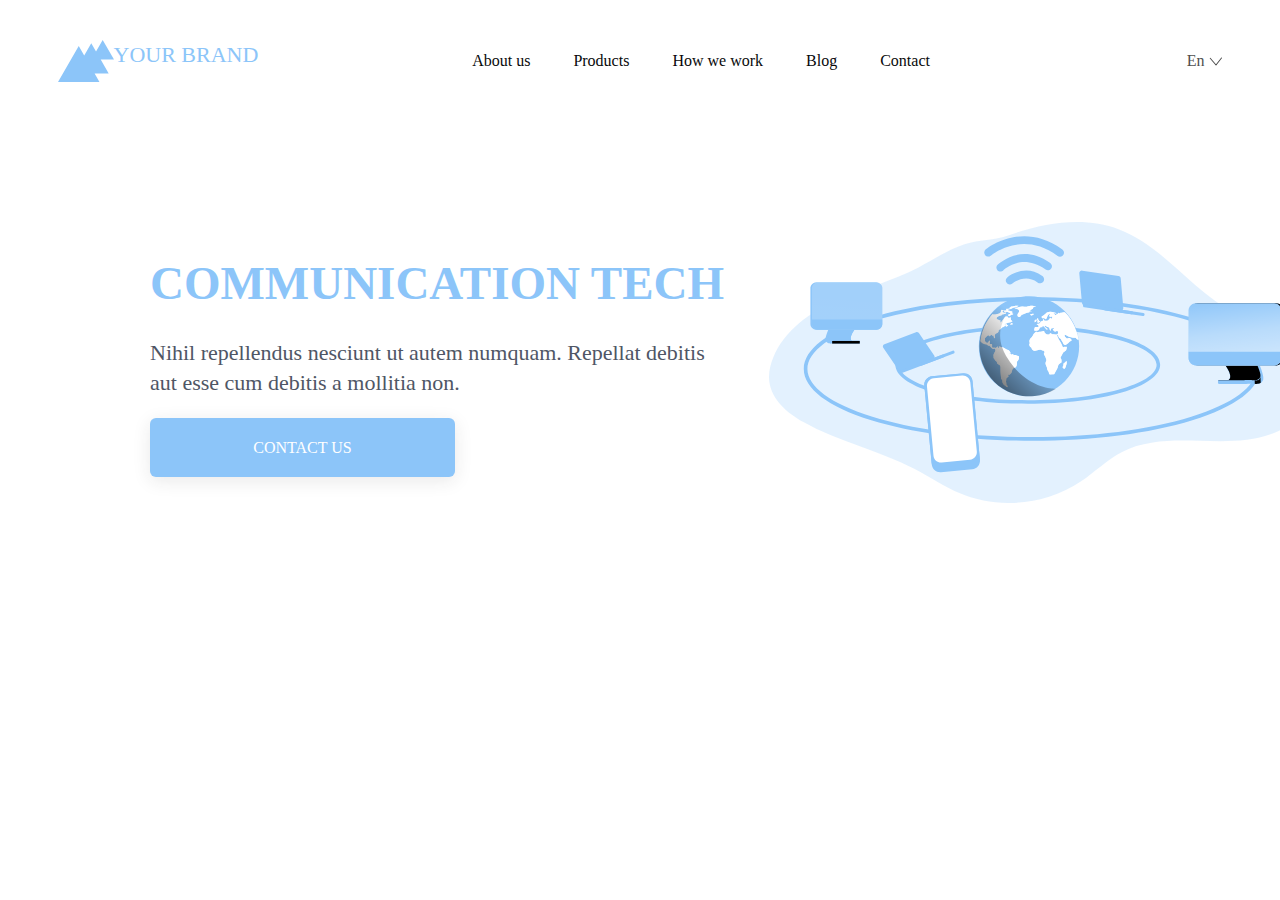
<file: hm/index.html>
<!DOCTYPE html>
<html lang="en">

<head>
    <meta charset="UTF-8">
    <meta http-equiv="X-UA-Compatible" content="IE=edge">
    <meta name="viewport" content="width=device-width, initial-scale=1.0">
    <title>YOUR BRAND</title>
    <link rel="stylesheet" href="./css/reset.css">
    <link rel="stylesheet" href="./css/style.css">
</head>

<body>
    <header class="navigation conteiner">
        <figure class="navigation-logo">
            <svg width="100%" height="100%" viewBox="0 0 56 42" fill="none" xmlns="http://www.w3.org/2000/svg"
                class="navigation-logo-art">
                <path fill-rule="evenodd" clip-rule="evenodd"
                    d="M56 19.5938L44.6875 0L38.03 11.5312L33.2578 3.26563L26.2131 15.4674L20.7396 5.98699L0 41.909H41.4791L36.6085 33.4727H50.6979L42.6849 19.5938H56Z"
                    fill="#8CC5F9" />
            </svg>
            <p class="navigation-logo-text">YOUR BRAND</p>
        </figure>
        <menu class="navigation-menu ">
            <li class="navigation-menu-item">
                <a href="#" class="navigation-menu-link">About us</a>
            </li>
            <li class="navigation-menu-item">
                <a href="#" class="navigation-menu-link">Products</a>
            </li>
            <li class="navigation-menu-item">
                <a href="#" class="navigation-menu-link">How we work</a>
            </li>
            <li class="navigation-menu-item">
                <a href="#" class="navigation-menu-link">Blog </a>
            </li>
            <li class="navigation-menu-item">
                <a href="#" class="navigation-menu-link">Contact</a>
            </li>
        </menu>
        <div class="navigation-lg">
            <p class="navigation-lg-text">En </p>
            <svg width="13" height="9" viewBox="0 0 13 9" fill="none" xmlns="http://www.w3.org/2000/svg"
                class="navigation-lg-menu">
                <path
                    d="M7 8L6.62037 8.3254C6.71779 8.43905 6.86101 8.50308 7.01066 8.49989C7.16032 8.49669 7.30068 8.42662 7.39316 8.30891L7 8ZM12.8932 1.30891C13.0638 1.09177 13.026 0.777448 12.8089 0.606841C12.5918 0.436234 12.2774 0.473953 12.1068 0.691089L12.8932 1.30891ZM0.620372 1.3254L6.62037 8.3254L7.37963 7.6746L1.37963 0.674604L0.620372 1.3254ZM7.39316 8.30891L12.8932 1.30891L12.1068 0.691089L6.60684 7.69109L7.39316 8.30891Z"
                    fill="#4F4F4F" />
            </svg>
        </div>
    </header>
    <section class="hero-bg">
        <div class="hero conteiner">
            <div class="hero__content">
                <h1 class="hero__title">COMMUNICATION TECH</h1>
                <p class="hero__text">Nihil repellendus nesciunt ut autem numquam. Repellat debitis aut esse cum debitis
                    a mollitia non. </p>
                <a href="#" class="hero__btn hero__btn-text">Contact us</a>
            </div>
            <svg width="100%" height="100%" viewBox="0 0 546 281" fill="none" xmlns="http://www.w3.org/2000/svg"
                class="hero-img">
                <g clip-path="url(#clip0_1094_1396)">
                    <path opacity="0.24"
                        d="M149.046 45.6807C123.099 59.1294 94.3714 66.369 67.6805 78.2914C40.9897 90.2139 15.1999 108.541 4.15269 135.686C1.09709 143.135 -0.731052 151.339 0.274424 159.388C2.5596 177.65 18.4122 190.981 34.3953 200.047C69.2867 219.861 109.623 228.262 145.22 246.798C160.563 254.794 174.979 264.642 190.923 271.334C229.81 287.652 276.807 283.074 311.763 259.451C325.84 249.954 338.036 237.653 353.118 229.879C376.623 217.761 404.398 217.983 430.867 218.765C457.335 219.548 484.94 220.396 508.98 209.295C533.02 198.195 551.903 171.023 544.237 145.691C539.458 129.855 525.629 118.298 510.926 110.667C496.223 103.036 480.109 98.4448 465.379 90.8792C422.979 69.0691 394.735 24.2751 350.154 7.39575C314.362 -6.24858 275.057 0.964914 239.93 13.1744C225.07 18.3921 210.406 17.4529 195.533 22.1749C178.975 27.4187 164.363 37.6585 149.046 45.6807Z"
                        fill="#8CC5F9" />
                    <path
                        d="M258.773 181.707C184.525 181.707 126.377 164.554 126.377 142.652C126.377 120.751 184.525 103.611 258.773 103.611C333.022 103.611 391.157 120.764 391.157 142.652C391.157 164.541 333.009 181.707 258.773 181.707ZM258.773 107.146C188.925 107.146 129.915 123.412 129.915 142.652C129.915 161.893 188.925 178.172 258.773 178.172C328.621 178.172 387.618 161.906 387.618 142.652C387.618 123.399 328.595 107.146 258.773 107.146Z"
                        fill="#8CC5F9" />
                    <path
                        d="M262.821 218.74C202.218 218.74 145.207 211.435 102.297 198.169C58.7355 184.694 34.7869 166.51 34.7869 146.944C34.7869 127.378 58.7747 109.194 102.337 95.719C145.246 82.466 202.258 75.1482 262.86 75.1482C323.463 75.1482 380.488 82.466 423.384 95.719C466.959 109.194 490.947 127.391 490.947 146.944C490.947 166.497 466.959 184.694 423.384 198.169C380.449 211.435 323.437 218.74 262.821 218.74ZM262.821 78.8267C202.571 78.8267 145.951 86.0793 103.394 99.241C62.1045 111.998 38.417 129.386 38.417 146.944C38.417 164.502 62.1045 181.89 103.394 194.66C145.951 207.822 202.636 215.061 262.821 215.061C323.006 215.061 379.705 207.822 422.261 194.66C463.551 181.89 487.225 164.502 487.225 146.944C487.225 129.386 463.551 111.998 422.261 99.241C379.705 86.1184 323.084 78.8267 262.821 78.8267Z"
                        fill="#8CC5F9" />
                    <path
                        d="M260.588 74.1436C253.934 74.0623 247.33 75.3043 241.161 77.7973C234.992 80.2902 229.381 83.9843 224.654 88.6644C219.928 93.3446 216.182 98.9172 213.632 105.058C211.083 111.199 209.782 117.784 209.806 124.432C209.829 131.08 211.176 137.657 213.768 143.779C216.361 149.902 220.147 155.448 224.906 160.095C229.665 164.742 235.302 168.396 241.488 170.846C247.675 173.295 254.287 174.491 260.941 174.363C274.107 174.11 286.646 168.695 295.851 159.288C305.057 149.88 310.19 137.235 310.144 124.08C310.097 110.925 304.875 98.3158 295.604 88.9734C286.333 79.631 273.756 74.3045 260.588 74.1436ZM268.031 97.219C268.016 97.0794 268.043 96.9383 268.11 96.8146C268.253 96.6059 268.41 96.332 268.619 96.2798C268.828 96.2276 269.05 96.4494 269.337 96.5929C268.802 97.1277 269.037 97.4277 269.494 97.6625C269.604 97.7151 269.699 97.7962 269.768 97.8973C269.888 98.2649 270.055 98.6156 270.264 98.9408C270.575 99.1923 270.923 99.3947 271.296 99.5409C270.994 99.8174 270.671 100.07 270.33 100.297C270 100.498 269.644 100.651 269.272 100.754C268.968 100.787 268.662 100.787 268.358 100.754C268.363 100.698 268.363 100.641 268.358 100.584L268.985 100.193C268.763 99.9191 268.436 99.6844 268.41 99.4235C268.384 99.1626 268.684 98.9017 268.867 98.6017C268.58 98.1321 268.162 97.9234 267.862 98.119C266.974 98.7191 266.908 98.8756 267.313 99.5148C266.739 99.7365 266.177 99.9583 265.589 100.167C265.459 99.5539 266.164 99.0191 265.589 98.4712C265.708 98.2707 265.879 98.1057 266.083 97.9932C266.288 97.8808 266.518 97.8252 266.752 97.8321H267.431C267.796 97.8582 268.084 97.6886 268.031 97.219ZM253.667 84.4486C254.843 84.6182 256.018 84.6965 257.193 84.7878C257.407 84.8287 257.628 84.8156 257.835 84.7495C258.043 84.6834 258.231 84.5666 258.381 84.4095C258.512 84.2399 258.825 84.2138 259.06 84.1747C259.974 84.0312 260.902 83.8616 261.816 83.7703C262.301 83.7053 262.793 83.7053 263.278 83.7703C264.401 83.9399 265.524 84.1617 266.634 84.3704C266.818 84.3946 266.99 84.4717 267.13 84.5921C266.673 84.5921 266.19 84.5921 265.733 84.6965C265.436 84.7179 265.145 84.7885 264.871 84.9052C264.453 85.1139 264.062 85.3356 264.036 85.9618C264.042 86.2669 263.941 86.5646 263.75 86.8029C263.559 87.0413 263.29 87.2052 262.991 87.2662C262.376 87.4881 261.778 87.754 261.202 88.0619C260.902 88.2054 260.902 88.375 261.202 88.5445C261.502 88.7141 262.051 89.0011 262.508 89.275C261.79 89.5489 261.79 89.5489 260.301 88.8576C260.51 89.2228 260.719 89.562 260.941 89.9142C259.988 90.162 258.995 90.449 258.003 90.6708C257.08 90.8281 256.218 91.234 255.509 91.8447C254.787 92.3513 253.935 92.641 253.054 92.6796C252.597 92.7709 252.218 92.8492 252.218 93.4622C252.218 93.684 252.009 93.9449 251.826 94.1275C251.581 94.355 251.309 94.5521 251.017 94.7145C250.78 94.8842 250.501 94.9848 250.211 95.0049C249.92 95.025 249.63 94.964 249.372 94.8285C249.115 94.6931 248.9 94.4886 248.752 94.2381C248.604 93.9875 248.529 93.7008 248.536 93.4101C248.497 93.0938 248.497 92.7741 248.536 92.4578C248.638 92.08 248.787 91.7163 248.98 91.3751C249.083 91.2366 249.201 91.1098 249.332 90.9969C249.635 90.7489 249.866 90.425 250.001 90.0585C250.137 89.692 250.173 89.296 250.105 88.9111C250.038 88.5262 249.869 88.1661 249.616 87.8679C249.363 87.5697 249.035 87.344 248.666 87.214C247.956 86.7902 247.164 86.5233 246.342 86.4314C246.062 86.3481 245.797 86.2204 245.558 86.0531C246.668 85.8705 247.739 85.727 248.784 85.5313C249.229 85.4004 249.666 85.2392 250.089 85.0487C251.205 84.542 252.434 84.3352 253.654 84.4486H253.667ZM264.649 92.0404C264.649 92.1687 264.619 92.2953 264.563 92.4105C264.506 92.5258 264.424 92.6267 264.323 92.7057C263.907 92.9594 263.47 93.1776 263.017 93.3579C262.813 93.4634 262.578 93.4938 262.353 93.4437C262.129 93.3937 261.929 93.2663 261.79 93.0839C261.646 92.9144 261.346 92.8622 261.124 92.7578C261.119 92.697 261.119 92.636 261.124 92.5752C261.336 92.4729 261.554 92.3815 261.777 92.3013C262.495 92.1056 263.187 91.923 263.892 91.7534C264.114 91.6752 264.519 91.6752 264.61 92.0404H264.649ZM239.669 86.0139C239.996 85.9096 240.335 85.8444 240.688 85.7531C241.04 85.6618 241.484 85.5835 241.641 85.0748C241.69 84.971 241.761 84.8789 241.849 84.8047C241.937 84.7305 242.04 84.6758 242.15 84.6443L242.646 84.553C243.169 84.4486 243.704 84.3573 244.239 84.279C244.68 84.261 245.117 84.1998 245.545 84.0964C246.319 83.8 247.148 83.6754 247.974 83.7312C248.231 83.7441 248.488 83.7441 248.744 83.7312H249.489C249.482 83.7919 249.482 83.8531 249.489 83.9138C248.6 84.6046 247.547 85.054 246.433 85.2182C244.893 85.473 243.424 86.0509 242.124 86.914C241.706 87.1749 241.288 87.3836 240.975 86.7575C240.975 86.6401 240.688 86.5749 240.505 86.5488C240.099 86.5108 239.698 86.441 239.303 86.34C239.406 86.2158 239.524 86.1061 239.656 86.0139H239.669ZM237.057 87.4488C237.057 87.4488 236.979 87.4488 236.914 87.3705C237.306 86.7183 237.723 86.5227 238.389 86.8357C238.706 86.9959 239.051 87.0922 239.405 87.119C239.759 87.1459 240.115 87.1028 240.453 86.9923C240.491 87.0237 240.526 87.0586 240.557 87.0966C240.453 87.2401 240.387 87.4488 240.257 87.501C240.126 87.5532 239.591 87.6575 239.251 87.7749C239.176 87.8058 239.108 87.8536 239.054 87.9147C238.999 87.9757 238.96 88.0484 238.938 88.1271C238.938 88.2054 239.095 88.401 239.212 88.4402L239.656 88.5576L243.156 89.5489C243.212 89.5838 243.26 89.6294 243.298 89.6832C243.336 89.7369 243.363 89.7977 243.378 89.862C243.37 90.0382 243.343 90.2131 243.299 90.3838C243.09 91.3099 243.299 91.6882 244.305 91.6882C244.314 91.8505 244.263 92.0104 244.162 92.1377C244.061 92.2651 243.916 92.3511 243.756 92.3796C243.129 92.5361 242.45 92.7448 241.902 92.9405C241.602 93.0318 241.301 93.1231 241.393 93.5405C241.385 93.641 241.338 93.7345 241.262 93.8014C241.001 93.9922 240.685 94.095 240.361 94.095C240.037 94.095 239.722 93.9922 239.46 93.8014C239.35 93.6802 239.275 93.5317 239.242 93.3715C239.209 93.2112 239.22 93.0451 239.273 92.8905C239.327 92.7358 239.421 92.5984 239.545 92.4924C239.67 92.3865 239.821 92.316 239.982 92.2882C240.348 92.1969 240.74 92.1708 241.119 92.0665C241.29 92.0296 241.44 91.9265 241.536 91.7795C241.536 91.6882 241.419 91.4664 241.301 91.3491C240.577 90.6683 239.669 90.2147 238.69 90.0446C238.402 90.0446 238.089 89.9664 237.789 89.9403C237.084 89.9403 236.365 89.8229 235.647 89.7446C235.347 89.7446 234.968 89.7446 234.942 89.2881C234.924 89.1926 234.928 89.0943 234.954 89.0007C234.979 88.907 235.026 88.8204 235.09 88.7475C235.154 88.6746 235.234 88.6172 235.324 88.5798C235.414 88.5424 235.511 88.5258 235.608 88.5315C236.085 88.5167 236.561 88.4687 237.031 88.388C237.24 88.388 237.541 88.2054 237.567 88.0619C237.58 87.6706 237.371 87.4227 237.005 87.4227L237.057 87.4488ZM243.26 101.302C243.443 101.511 243.769 101.837 243.717 102.006C243.673 102.186 243.562 102.341 243.407 102.441C243.251 102.541 243.063 102.576 242.881 102.541C242.245 102.458 241.604 102.41 240.962 102.398C241.512 101.597 242.296 100.986 243.208 100.65L242.751 101.054C242.916 101.11 243.071 101.194 243.208 101.302H243.26ZM245.023 145.952C244.508 146.287 244.034 146.681 243.613 147.126C243.369 147.525 243.209 147.969 243.143 148.431C242.958 149.265 242.727 150.088 242.45 150.896C242.255 151.353 241.693 151.653 241.341 152.07C241.074 152.426 240.685 152.671 240.249 152.758C239.813 152.844 239.359 152.767 238.977 152.54C238.781 153.101 239.16 153.466 239.395 153.844C239.734 154.457 239.734 154.457 239.147 154.862C238.629 155.271 238.132 155.706 237.658 156.166C237.481 156.328 237.352 156.535 237.285 156.765C237.219 156.995 237.217 157.239 237.279 157.471C237.278 157.911 237.221 158.349 237.11 158.775C237.048 158.991 237.017 159.215 237.018 159.44C237.018 159.871 237.201 160.288 237.253 160.745C237.345 161.462 237.397 162.206 237.462 162.936C237.462 163.21 237.567 163.38 237.893 163.406C237.974 163.425 238.05 163.462 238.116 163.514C238.181 163.566 238.234 163.631 238.272 163.706C238.468 164.123 238.637 164.541 238.807 165.01C238.695 165.099 238.567 165.164 238.429 165.202C238.291 165.239 238.147 165.249 238.005 165.229C237.864 165.21 237.728 165.162 237.605 165.088C237.483 165.015 237.376 164.917 237.293 164.801C237.026 164.303 236.591 163.914 236.065 163.706C235.206 163.335 234.514 162.662 234.119 161.814C233.542 160.981 233.249 159.984 233.284 158.971C233.367 158.623 233.319 158.258 233.151 157.943C232.983 157.628 232.705 157.386 232.37 157.262C232.226 157.262 232.135 156.949 232.108 156.766C232.03 156.062 231.991 155.331 231.926 154.627C231.782 153.101 231.599 151.588 231.508 150.074C231.508 148.94 231.508 147.792 231.508 146.657C231.508 146.135 231.508 145.626 231.508 145.131C231.455 144.469 231.203 143.839 230.786 143.322C230.369 142.806 229.806 142.427 229.17 142.235C228.827 142.172 228.518 141.986 228.302 141.713C228.086 141.439 227.977 141.096 227.995 140.748C228.006 140.437 227.927 140.131 227.767 139.864C227.607 139.598 227.373 139.384 227.094 139.248C226.335 138.829 225.761 138.14 225.488 137.317C225.385 137.069 225.229 136.847 225.031 136.665C224.828 136.472 224.68 136.23 224.599 135.962C224.519 135.695 224.51 135.411 224.574 135.139C224.593 134.763 224.567 134.386 224.496 134.017C224.442 133.768 224.42 133.514 224.43 133.26C224.534 132.528 224.802 131.827 225.214 131.212C225.663 130.552 226.035 129.843 226.324 129.099C226.487 128.697 226.51 128.252 226.389 127.836C226.268 127.42 226.011 127.056 225.658 126.803C225.538 126.752 225.409 126.726 225.279 126.726C225.149 126.726 225.02 126.752 224.9 126.803C224.665 126.96 224.384 127.036 224.102 127.019C223.819 127.003 223.549 126.895 223.333 126.712C222.396 126.122 221.627 125.299 221.1 124.325C221.009 124.188 220.876 124.083 220.722 124.025C220.492 123.934 220.25 123.882 220.004 123.868C219.344 123.821 218.73 123.516 218.293 123.021C218.032 122.746 217.712 122.534 217.356 122.403C217.001 122.272 216.62 122.224 216.243 122.264C216.14 122.291 216.032 122.291 215.929 122.264C214.406 121.871 213.019 121.068 211.921 119.942C211.758 119.724 211.644 119.474 211.585 119.209C211.527 118.944 211.525 118.669 211.581 118.403C211.974 115.351 212.665 112.345 213.644 109.428C215.121 104.937 217.251 100.687 219.964 96.8146C220.97 95.3667 222.132 93.9971 223.229 92.6013C223.386 92.3926 223.555 92.2882 223.79 92.4578C223.953 92.5565 224.134 92.6213 224.323 92.6482C224.511 92.6751 224.703 92.6636 224.887 92.6143C225.788 92.51 226.702 92.5491 227.577 92.3665C228.633 92.142 229.664 91.8188 230.659 91.4012C231.028 91.1923 231.343 90.9012 231.581 90.5505C231.819 90.1998 231.973 89.7991 232.03 89.3794C232.091 89.1446 232.169 88.9098 232.265 88.675C232.526 87.8141 232.526 87.8141 233.401 88.0097C234.028 88.1662 234.707 88.3097 235.229 88.4271C234.72 88.6098 234.185 88.7793 233.675 88.988C233.166 89.1967 233.323 89.3141 233.545 89.562C233.767 89.8098 234.237 90.436 234.603 90.8664C234.72 90.9708 234.981 91.0621 235.073 91.0099C235.81 90.717 236.608 90.6094 237.397 90.6968C237.194 91.0441 236.953 91.3678 236.679 91.6621C236.396 91.8794 236.064 92.0229 235.712 92.0795C234.811 92.2622 233.884 92.3796 232.97 92.523C232.917 92.8293 232.757 93.1067 232.517 93.3052C232.278 93.5036 231.976 93.6102 231.664 93.6057C230.481 93.8021 229.372 94.311 228.452 95.0797C228.124 95.2576 227.874 95.5513 227.751 95.9034C227.628 96.2555 227.64 96.6409 227.786 96.9842C227.878 97.2712 227.969 97.6494 228.439 97.4016C228.504 97.4016 228.661 97.4016 228.766 97.4929C229.21 97.7277 229.627 97.9755 230.071 98.1973C230.515 98.4191 230.803 98.6539 231.286 98.4843C231.39 98.4843 231.534 98.4843 231.534 98.4843C231.416 99.2148 231.299 99.867 231.168 100.597C231.424 100.611 231.679 100.558 231.908 100.444C232.136 100.33 232.332 100.158 232.474 99.9453C233.323 98.6408 234.224 97.519 235.086 96.3189C235.225 96.1502 235.351 95.9714 235.464 95.7841C235.704 95.3229 236.091 94.9552 236.565 94.74C237.038 94.5248 237.57 94.4745 238.076 94.5971C238.677 94.6884 239.081 94.8188 239.029 95.5363C239.029 95.6406 239.317 95.8233 239.473 95.8493C240.272 95.9086 241.069 95.7219 241.758 95.3145C241.801 95.424 241.832 95.5377 241.85 95.6537C241.869 95.8096 241.869 95.9673 241.85 96.1233C241.693 96.7134 241.756 97.3405 242.027 97.8876C242.299 98.4348 242.76 98.8647 243.325 99.0974L243.56 99.2148C242.693 100.041 241.558 100.531 240.361 100.597C239.532 100.593 238.716 100.809 237.998 101.224C237.398 101.503 236.778 101.739 236.143 101.928C235.919 102.062 235.717 102.229 235.543 102.424L235.621 102.58L237.985 102.371C237.893 102.945 237.985 103.285 238.598 103.337C238.82 103.337 239.016 103.676 239.303 103.911C238.298 104.106 237.776 105.215 236.483 104.954L237.501 104.015C237.031 103.48 236.901 103.428 236.274 103.832C235.647 104.237 235.086 104.706 234.485 105.137C234.328 105.254 234.185 105.437 234.015 105.463C232.97 105.659 232.461 106.52 231.782 107.198L231.638 107.341C231.506 107.518 231.337 107.664 231.144 107.77C230.95 107.876 230.736 107.939 230.515 107.954C230.309 107.954 230.109 108.028 229.954 108.163C229.77 108.325 229.649 108.547 229.614 108.789C229.654 109.229 229.557 109.669 229.338 110.052C229.118 110.435 228.786 110.741 228.387 110.929C227.662 111.302 226.972 111.739 226.324 112.233C226.048 112.516 225.863 112.873 225.791 113.261C225.719 113.649 225.763 114.049 225.919 114.411C226.041 114.663 226.105 114.94 226.105 115.22C226.105 115.5 226.041 115.777 225.919 116.029C225.919 116.159 225.566 116.264 225.37 116.264C225.175 116.264 225.044 116.081 225.005 115.938C224.848 115.285 224.731 114.633 224.574 113.955C224.484 113.734 224.37 113.524 224.234 113.329H224.104C224.104 113.577 224.104 113.824 224.104 114.072C224.07 114.118 224.025 114.154 223.973 114.177C223.79 113.981 223.634 113.785 223.451 113.616C223.202 113.383 222.926 113.181 222.628 113.016C222.475 112.942 222.3 112.931 222.139 112.985C221.978 113.038 221.845 113.152 221.766 113.303C221.44 113.72 221.074 114.111 220.748 114.49C220.48 114.16 220.192 113.846 219.886 113.55C219.822 113.496 219.746 113.457 219.665 113.437C219.583 113.417 219.498 113.415 219.416 113.433C218.78 113.532 218.204 113.862 217.797 114.359C217.373 114.873 216.901 115.345 216.386 115.768C216.157 115.931 215.996 116.173 215.934 116.447C215.871 116.721 215.911 117.009 216.047 117.255C216.107 117.477 216.107 117.711 216.047 117.933C215.93 118.544 216.047 119.176 216.377 119.703C216.706 120.23 217.223 120.614 217.823 120.777C218.141 120.886 218.487 120.878 218.8 120.757C219.113 120.635 219.373 120.406 219.533 120.112C219.664 119.825 219.755 119.525 219.886 119.238C219.912 119.152 219.955 119.072 220.014 119.005C220.073 118.937 220.146 118.883 220.228 118.846C220.309 118.809 220.398 118.789 220.488 118.79C220.578 118.79 220.666 118.809 220.748 118.846C220.85 118.95 220.927 119.076 220.972 119.214C221.017 119.352 221.03 119.498 221.009 119.642C220.896 120.135 220.748 120.619 220.565 121.09C220.395 121.638 220.565 121.873 221.074 122.003C221.584 122.134 221.91 122.134 222.38 122.186C222.494 122.178 222.609 122.198 222.714 122.243C222.819 122.288 222.913 122.357 222.986 122.445C223.06 122.532 223.112 122.636 223.138 122.747C223.165 122.859 223.164 122.975 223.137 123.086C223.079 123.702 223.079 124.322 223.137 124.938C223.237 125.296 223.431 125.62 223.699 125.877C223.797 125.939 223.91 125.971 224.025 125.971C224.141 125.971 224.254 125.939 224.352 125.877C224.543 125.751 224.762 125.675 224.99 125.654C225.218 125.634 225.447 125.67 225.658 125.76C225.814 125.825 225.997 125.864 226.154 125.916C226.911 126.099 227.107 125.916 227.629 125.408C227.962 125.086 228.346 124.821 228.766 124.625C228.83 124.606 228.899 124.605 228.964 124.624C229.028 124.642 229.087 124.679 229.131 124.729C229.163 124.782 229.181 124.843 229.181 124.905C229.181 124.968 229.163 125.028 229.131 125.082C228.713 125.447 228.935 125.629 229.301 125.786L230.189 126.164C229.614 125.238 230.372 124.925 230.711 124.364C230.842 124.469 230.985 124.534 231.103 124.638C231.344 124.907 231.644 125.116 231.979 125.25C232.314 125.383 232.676 125.437 233.036 125.408H233.14C234.115 125.419 235.049 125.801 235.752 126.477C236.736 127.327 237.916 127.919 239.186 128.199C239.459 128.246 239.718 128.354 239.944 128.514C240.17 128.674 240.357 128.883 240.492 129.125C240.727 129.517 241.027 129.869 241.262 130.247C241.641 130.847 241.523 131.265 240.897 131.552L240.296 131.852C240.453 132.152 240.648 132.243 240.936 132.073C241.149 131.952 241.377 131.86 241.615 131.799C241.785 131.799 241.967 131.943 242.111 132.06C242.255 132.178 242.033 132.269 241.993 132.386C241.954 132.504 241.915 132.673 241.993 132.686C242.102 132.756 242.23 132.788 242.359 132.778C242.465 132.765 242.563 132.714 242.633 132.634C242.737 132.517 242.865 132.424 243.008 132.36C243.151 132.296 243.306 132.263 243.462 132.263C243.619 132.263 243.774 132.296 243.917 132.36C244.06 132.424 244.188 132.517 244.292 132.634C244.357 132.699 244.488 132.739 244.488 132.791C244.566 133.665 245.154 133.313 245.532 133.169C245.715 133.099 245.911 133.068 246.107 133.08C246.303 133.091 246.494 133.144 246.668 133.234C247.569 133.626 248.523 133.939 249.476 134.278C249.615 134.314 249.739 134.395 249.828 134.508C249.918 134.621 249.968 134.76 249.972 134.904C250.072 135.641 250.007 136.39 249.781 137.099C249.555 137.807 249.174 138.457 248.666 139C248.592 139.098 248.493 139.175 248.379 139.222C247.961 139.404 247.935 139.743 247.922 140.122C247.926 141.093 247.878 142.064 247.778 143.031C247.654 143.626 247.448 144.201 247.164 144.739C246.956 145.183 246.747 145.639 246.041 145.522C245.819 145.521 245.603 145.594 245.428 145.731C245.258 145.77 245.127 145.874 245.023 145.952ZM297.595 142.039C297.203 143.004 296.968 144.048 296.642 145.039C296.535 145.335 296.39 145.616 296.211 145.874C295.728 146.8 295.728 146.8 294.722 146.618C294.337 146.487 294.019 146.209 293.838 145.845C293.657 145.481 293.627 145.06 293.756 144.674C294.021 144.349 294.241 143.989 294.409 143.604C294.506 143.175 294.506 142.729 294.409 142.3C294.392 142.002 294.468 141.706 294.627 141.454C294.787 141.201 295.02 141.005 295.297 140.891C295.444 140.874 295.581 140.81 295.689 140.709C296.185 140.213 296.694 139.691 297.164 139.169C297.274 139.006 297.366 138.831 297.438 138.648C297.888 139.726 297.934 140.93 297.569 142.039H297.595ZM307.114 116.238C306.97 116.054 306.782 115.91 306.568 115.819C306.353 115.728 306.119 115.692 305.887 115.716C304.272 115.811 302.655 115.557 301.147 114.972C300.063 114.696 299.028 114.257 298.078 113.668C297.301 113.258 296.464 112.976 295.597 112.833C295.646 112.967 295.677 113.108 295.689 113.25C295.493 114.45 296.394 115.011 297.086 115.703C297.386 115.99 297.673 116.29 298 116.642L300.076 116.081C300.319 116.003 300.582 116.011 300.819 116.103C301.057 116.196 301.256 116.368 301.382 116.59C301.742 117.019 302.13 117.425 302.544 117.803C302.91 118.207 302.818 118.312 302.4 118.625C301.263 119.26 300.236 120.075 299.358 121.038C299.258 121.181 299.129 121.301 298.979 121.39C298.313 121.821 297.673 122.225 296.981 122.694C296.752 122.825 296.497 122.904 296.235 122.926C295.972 122.948 295.707 122.914 295.459 122.825C295.211 122.736 294.985 122.594 294.797 122.409C294.609 122.225 294.463 122.002 294.37 121.755C294.077 120.793 293.583 119.904 292.92 119.146C292.594 118.666 292.335 118.144 292.15 117.594C291.878 117.022 291.416 116.562 290.844 116.29C290.581 116.193 290.343 116.037 290.151 115.833C289.958 115.629 289.816 115.384 289.734 115.116C289.473 114.372 289.094 113.642 288.781 112.898C288.036 113.211 288.036 113.211 288.245 113.942C288.611 115.203 289.161 116.403 289.878 117.503C291.13 119.202 292.182 121.041 293.012 122.981C293.194 123.503 293.325 124.064 293.534 124.573C293.847 125.342 294.2 125.434 294.918 125.016C294.992 124.963 295.077 124.928 295.166 124.912H297.987C297.879 125.668 297.726 126.417 297.53 127.156C297.364 127.78 297.061 128.36 296.642 128.851C295.99 129.405 295.296 129.907 294.566 130.351C294.38 130.468 294.228 130.63 294.122 130.821C293.312 132.308 292.541 133.795 291.745 135.269C291.536 135.647 291.471 135.947 291.745 136.261C292.855 137.448 292.528 138.869 292.541 140.317C292.541 140.474 292.293 140.67 292.111 140.774C291.209 141.173 290.403 141.76 289.747 142.496C289.489 142.815 289.31 143.19 289.225 143.591C289.071 144.789 288.685 145.946 288.089 146.996C287.188 148.522 286.391 150.127 285.568 151.692C285.503 151.864 285.389 152.015 285.241 152.126C285.093 152.236 284.917 152.303 284.733 152.318L282.317 152.462C281.964 152.462 281.625 152.566 281.272 152.592C281.111 152.604 280.95 152.563 280.815 152.475C280.528 152.253 280.28 151.979 280.058 151.783C280.071 150.978 279.864 150.184 279.457 149.487C279.302 149.235 279.128 148.995 278.935 148.77C278.401 148.004 278.114 147.094 278.112 146.161C278.068 145.647 277.912 145.148 277.655 144.7C277.054 143.788 276.679 142.746 276.558 141.661C276.562 141.051 276.672 140.446 276.885 139.874C276.962 139.628 277.067 139.392 277.198 139.169C277.444 138.68 277.49 138.114 277.329 137.591C276.942 135.786 276.177 134.083 275.083 132.595C274.968 132.397 274.908 132.172 274.908 131.943C274.908 131.714 274.968 131.489 275.083 131.291C275.252 130.946 275.44 130.611 275.644 130.286C275.84 129.999 275.827 129.764 275.475 129.634C275.304 129.584 275.15 129.489 275.03 129.358C274.911 129.226 274.829 129.065 274.795 128.891C274.795 128.786 274.495 128.63 274.352 128.643C274.002 128.681 273.648 128.638 273.318 128.518C272.987 128.399 272.689 128.205 272.445 127.951C272.197 127.703 271.648 127.703 271.218 127.677C270.906 127.694 270.598 127.756 270.303 127.86L266.007 128.891C265.662 128.969 265.301 128.953 264.964 128.845C264.626 128.738 264.324 128.542 264.088 128.277C263.962 128.138 263.822 128.011 263.67 127.899C263.361 127.715 263.103 127.456 262.92 127.146C262.737 126.836 262.636 126.485 262.625 126.125C262.599 125.968 262.536 125.82 262.44 125.693C262.345 125.566 262.22 125.464 262.077 125.395C260.771 124.977 260.588 123.803 260.236 122.786C260.213 122.627 260.224 122.465 260.266 122.31C260.309 122.155 260.383 122.011 260.484 121.886C260.648 121.739 260.761 121.543 260.806 121.327C260.85 121.111 260.825 120.886 260.732 120.686C260.494 120.153 260.394 119.569 260.442 118.987C260.49 118.406 260.684 117.846 261.006 117.359C261.334 116.639 261.842 116.014 262.482 115.546C262.73 115.377 262.795 114.946 263.03 114.751C263.749 114.085 264.257 113.223 264.493 112.272C264.695 111.884 264.98 111.546 265.328 111.281C265.851 110.785 266.412 110.328 266.934 109.833C267.222 109.572 267.418 109.546 267.627 109.911C267.675 109.982 267.739 110.041 267.814 110.084C267.888 110.127 267.972 110.152 268.057 110.159L270.434 109.846C270.665 109.779 270.901 109.731 271.139 109.702C272.286 109.728 273.422 109.482 274.456 108.985C274.696 108.895 274.96 108.895 275.2 108.985C275.279 108.985 275.279 109.337 275.266 109.533C275.271 109.803 275.339 110.068 275.463 110.308C275.588 110.548 275.766 110.755 275.984 110.915L277.146 112.037C277.224 112.103 277.316 112.207 277.407 112.22C278.191 112.35 278.987 112.494 279.797 112.559C280.188 112.559 280.45 112.416 280.58 111.933C280.711 111.45 281.116 111.294 281.39 110.981C281.385 111.037 281.385 111.094 281.39 111.15C281.554 111.324 281.738 111.477 281.938 111.607C282.352 111.841 282.789 112.029 283.244 112.168C283.586 112.22 283.934 112.22 284.276 112.168C284.471 112.148 284.668 112.148 284.863 112.168C285.699 112.285 286.522 112.389 287.357 112.559C287.491 112.59 287.631 112.584 287.762 112.543C287.892 112.502 288.01 112.426 288.102 112.324C288.465 112.137 288.751 111.828 288.909 111.451C289.066 111.074 289.086 110.653 288.964 110.263C288.883 109.911 288.826 109.554 288.794 109.194C288.533 109.095 288.254 109.056 287.976 109.078C287.698 109.101 287.429 109.185 287.188 109.324C286.899 109.514 286.555 109.6 286.211 109.569C285.867 109.539 285.544 109.392 285.294 109.155C284.465 108.645 283.855 107.845 283.584 106.911C284.393 107.315 284.72 106.82 285.098 106.102C284.093 106.337 283.192 106.52 282.304 106.767C282.215 106.788 282.132 106.83 282.063 106.889C281.994 106.948 281.941 107.024 281.907 107.109C281.874 107.193 281.861 107.285 281.871 107.375C281.881 107.466 281.913 107.553 281.964 107.628C282.03 107.729 282.062 107.848 282.056 107.967C282.021 108.17 281.959 108.368 281.873 108.554C281.625 108.45 281.259 108.411 281.155 108.202C281.05 107.994 280.907 107.537 280.489 107.407C280.458 107.392 280.431 107.37 280.411 107.343C280.39 107.316 280.377 107.284 280.371 107.25C280.45 106.402 279.705 105.946 279.353 105.372C279.276 105.293 279.185 105.231 279.084 105.189C278.983 105.146 278.875 105.124 278.765 105.124C278.491 105.127 278.221 105.063 277.978 104.938C277.734 104.813 277.525 104.63 277.368 104.406C277.243 104.214 277.083 104.046 276.898 103.911C276.624 103.702 276.284 103.559 276.023 103.911C275.951 103.972 275.894 104.048 275.854 104.134C275.815 104.219 275.794 104.312 275.794 104.406C275.794 104.501 275.815 104.594 275.854 104.679C275.894 104.765 275.951 104.841 276.023 104.902C276.506 105.474 277.12 105.921 277.812 106.206C278.027 106.302 278.22 106.44 278.379 106.613C278.539 106.786 278.661 106.989 278.739 107.211C278.567 107.349 278.365 107.446 278.149 107.493C277.933 107.54 277.709 107.536 277.495 107.482C277.281 107.427 277.083 107.324 276.916 107.179C276.748 107.035 276.617 106.854 276.532 106.65C276.363 106.402 276.171 106.17 275.958 105.959C275.628 105.523 275.265 105.113 274.874 104.733C274.338 104.25 273.294 104.211 273.176 105.137C273.159 105.235 273.133 105.331 273.098 105.424L272.745 105.319C272.444 105.204 272.11 105.204 271.809 105.319C271.507 105.435 271.26 105.658 271.113 105.946C270.982 106.141 270.787 106.311 270.643 106.493C270.494 106.634 270.375 106.803 270.29 106.989C270.202 107.366 270.007 107.71 269.73 107.98C269.452 108.251 269.103 108.436 268.723 108.515C267.731 108.684 266.726 108.767 265.72 108.763C265.616 108.735 265.52 108.68 265.443 108.605C265.365 108.53 265.308 108.436 265.276 108.333C265.191 107.64 265.191 106.939 265.276 106.246C265.351 105.897 265.549 105.588 265.835 105.374C266.121 105.161 266.474 105.058 266.83 105.085H268.945C269.207 105.085 269.376 105.006 269.35 104.68C269.337 104.559 269.337 104.436 269.35 104.315C269.494 103.48 269.455 103.389 268.697 102.945C268.475 102.815 268.227 102.724 268.005 102.593C267.783 102.463 267.757 102.398 267.77 102.306C267.784 102.241 267.814 102.181 267.857 102.131C267.901 102.081 267.956 102.042 268.018 102.019C268.281 101.939 268.553 101.891 268.828 101.876C269.377 101.888 269.917 101.739 270.382 101.447C270.846 101.155 271.214 100.732 271.44 100.232C271.547 99.9435 271.734 99.691 271.979 99.504C272.224 99.3171 272.517 99.2032 272.824 99.1756C273.829 99.0191 274.012 98.7582 274.13 97.7277C274.194 97.4623 274.286 97.2044 274.404 96.9581H274.613C274.786 97.3063 274.931 97.6684 275.044 98.0408C275.072 98.2328 275.16 98.4109 275.296 98.5493C275.432 98.6877 275.609 98.7791 275.801 98.8104C276.183 98.8431 276.568 98.8431 276.95 98.8104C277.616 98.7191 278.256 98.5886 278.922 98.4973C279.157 98.4973 279.301 98.4973 279.379 98.1451C279.457 97.7929 279.771 97.6755 279.993 97.4538C280.215 97.232 280.515 97.1277 280.528 96.7103C280.597 96.4814 280.736 96.28 280.926 96.1348C281.116 95.9896 281.347 95.9079 281.586 95.9015C281.798 95.9488 281.985 96.0747 282.108 96.2537C282.236 96.4985 282.337 96.7566 282.408 97.0233C282.751 96.7144 283.003 96.3178 283.136 95.8764C283.27 95.435 283.28 94.9656 283.166 94.5188C282.901 94.5976 282.63 94.6544 282.356 94.6884C281.975 94.7408 281.588 94.7408 281.207 94.6884C280.11 94.4536 279.901 93.9449 280.528 93.0318C280.737 92.7057 280.972 92.0534 280.868 91.9882C280.45 91.6752 280.071 92.0665 279.784 92.3274C279.072 92.902 278.552 93.6803 278.295 94.558C278.094 95.3315 277.777 96.0703 277.355 96.7494C277.185 97.0364 276.637 97.1538 276.245 97.2059C276.101 97.2059 275.866 96.8929 275.71 96.6842C275.559 96.4585 275.424 96.2232 275.305 95.9798C275.299 96.0362 275.299 96.093 275.305 96.1494L272.98 96.2668C272.941 96.1607 272.911 96.0516 272.889 95.9406C272.549 94.271 272.393 94.4927 274.012 93.8536C274.506 93.5809 274.948 93.2232 275.318 92.797L276.415 91.8578C276.489 91.8027 276.555 91.7368 276.611 91.6621C277.707 90.2012 279.34 89.9664 280.985 89.7055C282.46 89.6507 283.93 89.9132 285.294 90.4751L287.645 91.1664C286.574 92.0274 285.608 91.1664 284.694 91.323C284.694 91.323 284.628 91.4273 284.694 91.4404C285.215 92.0112 285.773 92.5472 286.365 93.0448C286.475 93.0991 286.596 93.1278 286.718 93.1287C286.841 93.1296 286.962 93.1026 287.073 93.0499C287.184 92.9971 287.281 92.9199 287.357 92.8241C287.434 92.7284 287.487 92.6165 287.514 92.497C287.606 92.1708 287.749 92.0143 288.102 92.0143C288.322 92.0096 288.536 91.9403 288.717 91.8151C288.898 91.6899 289.038 91.5142 289.12 91.3099C289.303 90.9577 289.538 90.8012 289.917 90.9447C289.917 91.3491 290.047 91.5317 290.452 91.4012C290.605 91.353 290.75 91.2827 290.883 91.1925C291.352 90.9048 291.903 90.7809 292.45 90.8403C293.218 90.7999 293.976 90.6415 294.696 90.3707C295.388 90.1881 295.754 90.2533 296.106 90.6447C299.348 93.9993 302.099 97.7933 304.281 101.915C306.896 106.8 308.662 112.093 309.504 117.568C309.511 117.624 309.511 117.681 309.504 117.738C308.29 117.816 307.702 116.916 307.088 116.238H307.114Z"
                        fill="#8CC5F9" />
                    <path
                        d="M309.517 117.555C308.277 117.816 307.728 116.916 307.075 116.251C306.936 116.061 306.749 115.913 306.533 115.821C306.317 115.729 306.08 115.698 305.848 115.729C303.096 115.733 300.393 115.008 298.013 113.629C297.243 113.206 296.402 112.928 295.532 112.807C295.581 112.932 295.612 113.064 295.623 113.198C295.427 114.411 296.315 114.972 297.02 115.664C297.321 115.951 297.595 116.251 297.935 116.603L300.011 116.042C300.252 115.963 300.514 115.969 300.752 116.059C300.989 116.149 301.189 116.318 301.317 116.538C301.672 116.971 302.056 117.381 302.466 117.764C302.844 118.168 302.753 118.285 302.322 118.586C301.191 119.225 300.168 120.039 299.293 120.999C299.19 121.135 299.061 121.251 298.914 121.338C298.248 121.781 297.608 122.199 296.916 122.642C296.688 122.775 296.434 122.856 296.171 122.881C295.909 122.905 295.644 122.872 295.395 122.784C295.147 122.696 294.92 122.555 294.732 122.37C294.543 122.186 294.398 121.963 294.304 121.716C294.011 120.754 293.517 119.865 292.855 119.107C292.529 118.632 292.27 118.114 292.084 117.568C291.836 116.964 291.37 116.476 290.779 116.198C290.518 116.1 290.283 115.945 290.091 115.744C289.899 115.543 289.755 115.302 289.669 115.037C289.408 114.268 289.042 113.55 288.715 112.807C287.971 113.12 287.971 113.12 288.167 113.85C288.545 115.109 289.099 116.308 289.812 117.412C291.065 119.111 292.116 120.949 292.946 122.89C293.129 123.412 293.26 123.973 293.469 124.482C293.795 125.251 294.135 125.342 294.853 124.925C294.92 124.869 295.001 124.833 295.088 124.821H297.921C297.765 125.59 297.686 126.36 297.464 127.077C297.299 127.698 296.996 128.273 296.576 128.76C295.922 129.31 295.228 129.811 294.5 130.26C294.316 130.383 294.161 130.543 294.043 130.73C293.247 132.204 292.489 133.704 291.68 135.178C291.471 135.556 291.405 135.856 291.68 136.169C292.777 137.356 292.463 138.778 292.476 140.226C292.476 140.369 292.228 140.578 292.045 140.683C291.147 141.088 290.343 141.674 289.682 142.404C289.424 142.724 289.245 143.099 289.159 143.5C289.015 144.702 288.624 145.861 288.01 146.905C287.122 148.444 286.326 150.035 285.516 151.601C285.447 151.773 285.331 151.923 285.181 152.034C285.031 152.144 284.853 152.211 284.667 152.227C283.858 152.227 283.061 152.305 282.252 152.37C281.899 152.37 281.56 152.475 281.207 152.501C281.05 152.517 280.892 152.475 280.763 152.383C280.463 152.162 280.215 151.888 279.993 151.692C279.996 150.889 279.794 150.099 279.405 149.396C279.235 149.148 279.066 148.9 278.87 148.666C278.346 147.924 278.06 147.042 278.047 146.135C278.007 145.616 277.851 145.112 277.59 144.661C276.988 143.748 276.608 142.707 276.48 141.622C276.491 141.014 276.61 140.413 276.833 139.848C276.899 139.59 277.005 139.343 277.146 139.117C277.377 138.627 277.414 138.068 277.25 137.552C276.868 135.748 276.107 134.045 275.017 132.556C274.903 132.358 274.843 132.133 274.843 131.904C274.843 131.675 274.903 131.45 275.017 131.252C275.188 130.905 275.38 130.57 275.592 130.247C275.788 129.947 275.775 129.725 275.409 129.595C275.239 129.55 275.086 129.455 274.969 129.322C274.853 129.19 274.779 129.026 274.756 128.851C274.705 128.777 274.637 128.716 274.557 128.673C274.478 128.63 274.39 128.606 274.299 128.604C273.952 128.64 273.601 128.596 273.273 128.476C272.945 128.357 272.648 128.164 272.406 127.912C272.033 127.7 271.606 127.605 271.178 127.638C270.862 127.654 270.55 127.715 270.251 127.821L265.955 128.851C265.611 128.926 265.253 128.91 264.916 128.805C264.58 128.699 264.276 128.509 264.036 128.251C263.909 128.108 263.769 127.977 263.618 127.86C263.308 127.673 263.05 127.411 262.868 127.099C262.685 126.787 262.584 126.434 262.573 126.073C262.544 125.919 262.479 125.774 262.384 125.649C262.289 125.525 262.166 125.424 262.025 125.355C260.719 124.938 260.549 123.764 260.197 122.747C260.168 122.591 260.175 122.43 260.215 122.277C260.256 122.124 260.33 121.981 260.432 121.86C260.596 121.712 260.707 121.515 260.75 121.299C260.792 121.082 260.763 120.858 260.667 120.66C260.438 120.124 260.344 119.541 260.394 118.961C260.444 118.38 260.636 117.822 260.954 117.333C261.282 116.613 261.791 115.989 262.429 115.52C262.678 115.351 262.743 114.92 262.978 114.724C263.697 114.058 264.205 113.197 264.44 112.246C264.643 111.858 264.928 111.52 265.276 111.255C265.798 110.759 266.36 110.302 266.882 109.807C267.17 109.546 267.365 109.507 267.587 109.885C267.631 109.958 267.692 110.019 267.765 110.062C267.838 110.105 267.92 110.13 268.005 110.133C268.789 110.042 269.585 109.924 270.382 109.807C270.617 109.744 270.858 109.701 271.1 109.676C272.242 109.694 273.372 109.448 274.404 108.959C274.639 108.868 274.9 108.868 275.135 108.959C275.226 108.959 275.226 109.324 275.213 109.507C275.216 109.777 275.282 110.044 275.407 110.284C275.532 110.524 275.711 110.732 275.932 110.889C276.31 111.268 276.715 111.633 277.107 111.998C277.172 112.076 277.25 112.181 277.342 112.194C278.138 112.324 278.935 112.468 279.731 112.533C280.136 112.533 280.397 112.389 280.541 111.907C280.685 111.424 281.05 111.268 281.325 110.955L281.403 111.124C281.571 111.298 281.76 111.451 281.964 111.581C282.378 111.815 282.816 112.003 283.27 112.142C283.613 112.187 283.959 112.187 284.302 112.142C284.497 112.122 284.694 112.122 284.889 112.142C285.712 112.259 286.561 112.363 287.384 112.533C287.517 112.562 287.656 112.556 287.787 112.515C287.918 112.474 288.035 112.399 288.128 112.298C288.491 112.111 288.777 111.802 288.935 111.425C289.093 111.048 289.112 110.627 288.99 110.237C288.915 109.889 288.863 109.536 288.833 109.181C288.571 109.08 288.29 109.038 288.01 109.059C287.73 109.079 287.458 109.161 287.214 109.298C286.925 109.485 286.581 109.57 286.238 109.54C285.895 109.509 285.572 109.364 285.32 109.128C284.491 108.619 283.881 107.819 283.61 106.885C284.406 107.289 284.746 106.793 285.125 106.076C284.119 106.311 283.218 106.493 282.33 106.754C282.241 106.773 282.159 106.813 282.089 106.871C282.02 106.929 281.966 107.003 281.932 107.087C281.899 107.171 281.887 107.262 281.897 107.352C281.907 107.442 281.939 107.528 281.991 107.602C282.053 107.709 282.084 107.831 282.082 107.954C282.037 108.149 281.981 108.341 281.912 108.528C281.651 108.424 281.285 108.372 281.181 108.189C281.076 108.007 280.92 107.511 280.528 107.38C280.495 107.367 280.466 107.345 280.444 107.318C280.421 107.291 280.405 107.259 280.397 107.224C280.476 106.376 279.731 105.92 279.379 105.346C279.301 105.189 279 105.111 278.791 105.098C278.518 105.096 278.25 105.031 278.007 104.906C277.764 104.781 277.554 104.601 277.394 104.38C277.265 104.191 277.106 104.023 276.924 103.885C276.65 103.663 276.31 103.519 276.036 103.885C275.965 103.945 275.907 104.019 275.868 104.104C275.828 104.188 275.808 104.281 275.808 104.374C275.808 104.467 275.828 104.559 275.868 104.644C275.907 104.728 275.965 104.803 276.036 104.863C276.519 105.435 277.132 105.882 277.825 106.167C278.039 106.265 278.231 106.404 278.39 106.576C278.549 106.749 278.672 106.951 278.752 107.172C278.58 107.31 278.378 107.407 278.162 107.454C277.946 107.501 277.722 107.497 277.508 107.442C277.294 107.388 277.096 107.284 276.929 107.14C276.761 106.996 276.63 106.815 276.545 106.611C276.377 106.366 276.189 106.135 275.984 105.92C275.642 105.486 275.276 105.072 274.887 104.68C274.352 104.211 273.307 104.172 273.189 105.098C273.178 105.197 273.152 105.294 273.111 105.385L272.758 105.28C272.459 105.164 272.126 105.162 271.825 105.275C271.524 105.388 271.275 105.608 271.126 105.893C270.996 106.102 270.8 106.259 270.656 106.454C270.503 106.599 270.379 106.772 270.29 106.963C270.205 107.335 270.014 107.674 269.741 107.94C269.468 108.206 269.124 108.388 268.75 108.463C267.75 108.642 266.736 108.73 265.72 108.724C265.617 108.693 265.523 108.635 265.447 108.558C265.372 108.48 265.318 108.385 265.289 108.281C265.21 107.591 265.21 106.896 265.289 106.206C265.356 105.859 265.548 105.548 265.83 105.334C266.112 105.119 266.464 105.017 266.817 105.046C267.522 105.046 268.227 105.046 268.932 105.046C269.207 105.046 269.376 104.954 269.35 104.641C269.337 104.52 269.337 104.397 269.35 104.276C269.494 103.454 269.455 103.35 268.697 102.906C268.475 102.776 268.227 102.685 268.005 102.554C267.783 102.424 267.757 102.358 267.77 102.267C267.784 102.202 267.814 102.142 267.857 102.092C267.901 102.041 267.956 102.003 268.018 101.98C268.287 101.906 268.563 101.858 268.841 101.837C269.39 101.853 269.932 101.705 270.397 101.412C270.863 101.119 271.23 100.695 271.453 100.193C271.56 99.9043 271.747 99.6519 271.992 99.4649C272.237 99.2779 272.53 99.164 272.837 99.1365C273.842 98.9799 274.012 98.7191 274.143 97.6886C274.209 97.4237 274.3 97.1659 274.417 96.919H274.639C274.805 97.2689 274.945 97.6308 275.057 98.0016C275.161 98.4321 275.383 98.7191 275.814 98.7582C276.196 98.8039 276.581 98.8039 276.963 98.7582C277.629 98.6799 278.269 98.5495 278.935 98.4712C279.183 98.4712 279.327 98.4712 279.405 98.106C279.483 97.7407 279.784 97.6364 280.006 97.4146C280.228 97.1929 280.528 97.0885 280.541 96.6581C280.554 96.2276 281.233 95.8102 281.612 95.8624C281.821 95.9171 282.002 96.0472 282.121 96.2276C282.251 96.4668 282.352 96.7209 282.421 96.9842C282.757 96.6703 283.004 96.2734 283.137 95.8336C283.27 95.3939 283.285 94.9268 283.179 94.4797C282.91 94.5611 282.635 94.6178 282.356 94.6492C281.98 94.7079 281.597 94.7079 281.22 94.6492C280.123 94.4144 279.914 93.9188 280.541 92.9926C280.75 92.6796 280.972 92.0143 280.881 91.936C280.463 91.636 280.084 92.0273 279.797 92.2882C279.087 92.8651 278.568 93.6425 278.308 94.5188C278.109 95.293 277.792 96.032 277.368 96.7102C277.185 96.9972 276.65 97.1146 276.258 97.1668C276.101 97.1668 275.879 96.8537 275.723 96.645C275.575 96.4177 275.44 96.1825 275.318 95.9406V96.1102L272.993 96.2276C272.993 96.0972 272.915 96.0059 272.889 95.9015C272.563 94.2188 272.406 94.4536 274.012 93.8144C274.499 93.537 274.94 93.1849 275.318 92.7709L276.415 91.8056C276.486 91.7562 276.552 91.6994 276.611 91.636C277.707 90.162 279.34 89.9272 280.985 89.6663C282.466 89.6109 283.94 89.878 285.307 90.449C286.039 90.6447 286.77 90.8794 287.645 91.1273C286.587 91.9752 285.608 91.1273 284.681 91.2838V91.4012C285.206 91.9682 285.769 92.4999 286.365 92.9926C286.77 93.2927 287.384 92.9926 287.527 92.4578C287.671 91.923 287.749 91.9752 288.089 91.9752C288.312 91.9706 288.53 91.9017 288.715 91.7767C288.9 91.6518 289.045 91.4761 289.133 91.2708C289.303 90.9186 289.538 90.7621 289.917 90.9055C289.917 91.323 290.047 91.4925 290.452 91.3621C290.601 91.3138 290.742 91.2434 290.87 91.1534C291.35 90.869 291.908 90.7456 292.463 90.8012C293.226 90.7574 293.978 90.6037 294.696 90.3446C294.929 90.2303 295.192 90.1927 295.448 90.2372C295.704 90.2817 295.939 90.4061 296.119 90.5925C299.354 93.9577 302.105 97.755 304.294 101.876C306.881 106.767 308.624 112.059 309.452 117.529L309.517 117.555Z"
                        fill="white" />
                    <path
                        d="M231.508 98.3539L231.142 100.454C231.4 100.47 231.657 100.417 231.886 100.3C232.116 100.183 232.31 100.007 232.448 99.7887C233.297 98.5756 234.198 97.3886 235.06 96.1885C235.202 96.01 235.333 95.8226 235.451 95.6276C235.691 95.1663 236.078 94.7987 236.552 94.5835C237.025 94.3683 237.557 94.318 238.063 94.4406C238.664 94.5319 239.081 94.6623 239.029 95.3798C239.029 95.4841 239.29 95.6667 239.46 95.6928C240.254 95.7493 241.047 95.5628 241.732 95.158C241.779 95.2671 241.814 95.3808 241.837 95.4972C241.856 95.6531 241.856 95.8108 241.837 95.9668C241.68 96.5551 241.744 97.1803 242.016 97.7252C242.287 98.2702 242.748 98.6977 243.312 98.9278L243.547 99.0452C242.68 99.8744 241.546 100.369 240.348 100.441C239.523 100.435 238.711 100.651 237.998 101.067C237.392 101.344 236.768 101.58 236.13 101.771C235.91 101.91 235.708 102.077 235.53 102.267L235.608 102.424L237.972 102.215C237.88 102.789 237.972 103.128 238.585 103.193C238.807 103.193 239.016 103.506 239.303 103.741C238.272 103.95 237.763 105.046 236.483 104.798L237.488 103.859C237.005 103.337 236.888 103.285 236.261 103.676C235.634 104.067 235.073 104.55 234.472 104.98C234.315 105.098 234.172 105.28 234.002 105.32C232.957 105.502 232.448 106.363 231.782 107.041C231.628 107.25 231.432 107.425 231.208 107.555C230.983 107.685 230.734 107.768 230.476 107.798C230.27 107.797 230.07 107.871 229.915 108.007C229.729 108.167 229.608 108.39 229.575 108.633C229.618 109.071 229.522 109.511 229.302 109.892C229.082 110.273 228.748 110.576 228.348 110.759C227.629 111.142 226.939 111.578 226.284 112.063C226.009 112.343 225.825 112.7 225.755 113.086C225.685 113.472 225.733 113.87 225.893 114.229C226.012 114.484 226.074 114.762 226.074 115.044C226.074 115.326 226.012 115.604 225.893 115.859C225.893 115.99 225.54 116.094 225.344 116.107C225.148 116.12 225.031 115.911 224.992 115.768C224.822 115.116 224.718 114.464 224.548 113.785C224.455 113.562 224.342 113.348 224.208 113.146L224.078 113.211V113.968L223.947 114.059C223.783 113.867 223.609 113.684 223.425 113.511C223.177 113.273 222.901 113.067 222.602 112.898C222.451 112.824 222.277 112.811 222.116 112.862C221.955 112.913 221.821 113.024 221.74 113.172C221.421 113.585 221.081 113.981 220.722 114.359C220.45 114.036 220.163 113.727 219.86 113.433C219.793 113.379 219.715 113.341 219.631 113.321C219.548 113.3 219.461 113.299 219.377 113.316C218.753 113.417 218.186 113.742 217.784 114.229C217.36 114.743 216.888 115.215 216.373 115.638C216.138 115.802 215.971 116.047 215.906 116.327C215.841 116.606 215.882 116.9 216.021 117.151C216.08 117.364 216.08 117.589 216.021 117.803C215.903 118.415 216.02 119.049 216.35 119.578C216.679 120.108 217.195 120.494 217.797 120.66C218.115 120.768 218.461 120.761 218.774 120.639C219.087 120.517 219.347 120.289 219.507 119.994C219.638 119.707 219.742 119.407 219.86 119.12C219.885 119.034 219.929 118.955 219.988 118.887C220.047 118.82 220.12 118.765 220.201 118.728C220.283 118.691 220.372 118.672 220.462 118.672C220.551 118.672 220.64 118.692 220.722 118.729C220.905 118.82 221.022 119.264 220.983 119.525C220.868 120.023 220.716 120.511 220.526 120.986C220.356 121.521 220.526 121.755 221.048 121.886C221.571 122.016 221.884 122.016 222.354 122.068C222.469 122.063 222.583 122.085 222.689 122.131C222.794 122.178 222.887 122.248 222.96 122.337C223.033 122.425 223.085 122.53 223.111 122.641C223.138 122.753 223.138 122.87 223.111 122.981C223.046 123.588 223.046 124.201 223.111 124.808C223.21 125.173 223.403 125.506 223.673 125.773C223.774 125.824 223.886 125.851 223.999 125.851C224.113 125.851 224.225 125.824 224.326 125.773C224.514 125.64 224.734 125.559 224.963 125.539C225.192 125.518 225.423 125.558 225.632 125.656L226.141 125.786C226.885 125.969 227.094 125.786 227.59 125.29C227.93 124.971 228.318 124.707 228.739 124.508C228.803 124.491 228.87 124.491 228.934 124.507C228.998 124.522 229.057 124.554 229.105 124.599C229.14 124.653 229.158 124.717 229.158 124.782C229.158 124.846 229.14 124.91 229.105 124.964C228.7 125.329 228.922 125.512 229.288 125.669L230.176 126.034C229.614 125.121 230.359 124.808 230.698 124.26C230.835 124.33 230.963 124.417 231.077 124.521C231.324 124.788 231.629 124.997 231.968 125.13C232.307 125.263 232.672 125.318 233.036 125.29C234.039 125.277 235.006 125.662 235.726 126.36C236.71 127.217 237.896 127.809 239.173 128.082C239.445 128.131 239.703 128.24 239.929 128.4C240.154 128.56 240.342 128.768 240.479 129.008C240.714 129.399 241.014 129.751 241.262 130.13C241.351 130.232 241.412 130.354 241.441 130.486C241.47 130.618 241.466 130.755 241.428 130.885C241.39 131.015 241.321 131.133 241.226 131.229C241.131 131.325 241.013 131.395 240.883 131.434L240.283 131.708C240.453 132.021 240.622 132.112 240.923 131.943C241.131 131.815 241.361 131.726 241.602 131.682C241.787 131.708 241.96 131.79 242.098 131.917C242.098 131.917 242.02 132.139 241.98 132.256C241.941 132.373 241.889 132.543 241.98 132.569C242.091 132.634 242.218 132.666 242.346 132.66C242.451 132.637 242.547 132.582 242.62 132.504C242.723 132.385 242.851 132.29 242.994 132.224C243.137 132.159 243.292 132.125 243.449 132.125C243.607 132.125 243.762 132.159 243.905 132.224C244.048 132.29 244.176 132.385 244.279 132.504C244.344 132.504 244.474 132.595 244.474 132.66C244.553 133.521 245.14 133.169 245.519 133.026C245.699 132.952 245.894 132.92 246.088 132.931C246.282 132.942 246.472 132.997 246.642 133.091C247.569 133.482 248.509 133.808 249.463 134.121C249.605 134.16 249.73 134.243 249.822 134.358C249.913 134.473 249.966 134.614 249.972 134.76C250.069 135.495 250.003 136.242 249.777 136.948C249.551 137.654 249.172 138.301 248.666 138.843C248.596 138.949 248.496 139.031 248.379 139.078C247.961 139.261 247.922 139.6 247.922 139.991C247.922 140.956 247.922 141.935 247.778 142.887C247.65 143.481 247.444 144.056 247.164 144.596C246.956 145.039 246.747 145.496 246.041 145.378C245.728 145.378 245.323 145.639 245.01 145.861C244.489 146.183 244.015 146.573 243.6 147.022C243.357 147.421 243.197 147.865 243.129 148.327C242.954 149.163 242.723 149.986 242.437 150.792C242.242 151.261 241.68 151.561 241.327 151.966C241.067 152.329 240.678 152.58 240.24 152.67C239.802 152.759 239.346 152.68 238.964 152.449C238.768 153.022 239.147 153.375 239.369 153.753C239.721 154.366 239.721 154.353 239.134 154.77C238.616 155.18 238.119 155.615 237.645 156.075C237.474 156.241 237.348 156.448 237.279 156.676C237.211 156.904 237.202 157.147 237.253 157.379C237.259 157.82 237.201 158.259 237.084 158.684C237.028 158.897 236.997 159.116 236.992 159.336C236.992 159.766 237.188 160.197 237.24 160.64C237.332 161.371 237.384 162.101 237.449 162.819C237.449 163.093 237.554 163.275 237.893 163.301C238.024 163.301 238.194 163.471 238.259 163.601C238.455 164.006 238.611 164.436 238.794 164.906C238.68 164.993 238.551 165.057 238.412 165.094C238.273 165.131 238.129 165.14 237.987 165.12C237.845 165.101 237.708 165.053 237.584 164.981C237.46 164.908 237.352 164.812 237.266 164.697C236.999 164.199 236.564 163.811 236.039 163.601C235.185 163.233 234.5 162.558 234.119 161.71C233.53 160.882 233.236 159.881 233.284 158.866C233.36 158.518 233.308 158.153 233.138 157.84C232.968 157.526 232.691 157.284 232.357 157.158C232.226 157.158 232.121 156.844 232.095 156.675C232.017 155.957 231.978 155.24 231.913 154.523C231.769 152.996 231.586 151.483 231.495 149.97C231.495 148.835 231.495 147.687 231.495 146.552C231.495 146.031 231.495 145.522 231.495 145.013C231.441 144.354 231.189 143.725 230.772 143.211C230.355 142.697 229.792 142.32 229.157 142.13C228.814 142.068 228.505 141.882 228.289 141.608C228.073 141.335 227.964 140.992 227.982 140.643C227.99 140.334 227.91 140.028 227.75 139.762C227.59 139.497 227.358 139.282 227.081 139.143C226.325 138.721 225.753 138.033 225.475 137.213C225.37 136.973 225.219 136.756 225.031 136.574C224.825 136.38 224.673 136.137 224.591 135.867C224.508 135.597 224.498 135.31 224.561 135.034C224.58 134.659 224.553 134.282 224.482 133.913C224.428 133.66 224.406 133.401 224.417 133.143C224.526 132.415 224.793 131.721 225.201 131.108C225.65 130.448 226.022 129.739 226.311 128.995C226.469 128.592 226.49 128.149 226.369 127.734C226.249 127.318 225.994 126.954 225.645 126.699C225.528 126.644 225.401 126.616 225.272 126.616C225.144 126.616 225.017 126.644 224.9 126.699C224.659 126.845 224.378 126.915 224.096 126.898C223.814 126.882 223.544 126.781 223.32 126.608C222.384 126.011 221.615 125.184 221.087 124.208C220.993 124.07 220.862 123.961 220.709 123.895C220.475 123.818 220.235 123.765 219.99 123.738C219.664 123.72 219.344 123.637 219.05 123.494C218.757 123.351 218.494 123.15 218.28 122.903C218.019 122.628 217.699 122.417 217.343 122.286C216.988 122.155 216.607 122.107 216.23 122.147C216.126 122.166 216.02 122.166 215.916 122.147C214.395 121.749 213.013 120.941 211.921 119.812C211.753 119.597 211.634 119.347 211.573 119.081C211.512 118.815 211.51 118.539 211.568 118.272C211.969 115.228 212.655 112.227 213.618 109.311C215.099 104.815 217.233 100.561 219.951 96.6842C220.957 95.2232 222.119 93.8797 223.203 92.4709C223.373 92.2622 223.542 92.1709 223.777 92.3404C223.943 92.438 224.127 92.5011 224.318 92.5257C224.508 92.5504 224.702 92.5362 224.887 92.4839C225.775 92.3796 226.689 92.4187 227.499 92.2361C228.559 92.0137 229.595 91.6905 230.594 91.2708C230.964 91.0619 231.281 90.771 231.521 90.4205C231.761 90.07 231.917 89.6692 231.978 89.2489C232.043 89.0142 232.121 88.7794 232.187 88.5446C232.448 87.6836 232.448 87.6836 233.349 87.8923L235.164 88.2967C234.655 88.4793 234.119 88.6489 233.61 88.8576C233.31 88.975 233.258 89.1707 233.48 89.4316C233.702 89.6925 234.172 90.3186 234.55 90.736C234.608 90.7978 234.679 90.8445 234.759 90.8719C234.839 90.8992 234.924 90.9063 235.007 90.8925C235.739 90.5937 236.534 90.4859 237.319 90.5795C237.124 90.9289 236.887 91.2532 236.613 91.5447C236.331 91.762 235.999 91.9055 235.647 91.9622C234.746 92.1448 233.819 92.2622 232.905 92.4057C232.855 92.7143 232.696 92.9947 232.456 93.1959C232.216 93.397 231.912 93.5054 231.599 93.5014C230.419 93.6868 229.312 94.1921 228.4 94.9623C228.067 95.1358 227.813 95.4285 227.687 95.7816C227.561 96.1347 227.573 96.5223 227.721 96.8668C227.812 97.1538 227.904 97.519 228.374 97.2973C228.452 97.2973 228.596 97.2973 228.7 97.3886C229.131 97.6103 229.562 97.8582 230.006 98.0799C230.45 98.3017 230.737 98.5365 231.22 98.3799C231.263 98.3548 231.312 98.3394 231.361 98.3349C231.411 98.3304 231.461 98.3369 231.508 98.3539Z"
                        fill="white" />
                    <path
                        d="M245.467 86.1183C246.59 85.9357 247.661 85.7922 248.705 85.5835C249.153 85.4627 249.589 85.3057 250.011 85.1139C251.135 84.5701 252.384 84.336 253.628 84.4356C254.79 84.6052 255.966 84.6834 257.141 84.7747C257.358 84.8164 257.582 84.8023 257.792 84.7339C258.002 84.6655 258.191 84.5449 258.342 84.3834C258.46 84.2269 258.786 84.2008 259.021 84.1617C259.935 84.0182 260.849 83.8486 261.777 83.7573C262.262 83.6922 262.754 83.6922 263.239 83.7573C264.362 83.9399 265.485 84.1486 266.608 84.3573C266.788 84.3785 266.958 84.4561 267.091 84.5791C266.621 84.5791 266.151 84.5791 265.694 84.6834C265.397 84.7065 265.106 84.777 264.832 84.8921C264.414 85.1009 264.023 85.3357 264.009 85.9487C264.003 86.2526 263.896 86.5456 263.704 86.7818C263.513 87.0179 263.248 87.1838 262.952 87.2532C262.342 87.4861 261.744 87.7518 261.163 88.0489C260.849 88.1924 260.849 88.3619 261.163 88.5315L262.469 89.2489C261.75 89.5359 261.75 89.5359 260.262 88.8576L260.902 89.9012C259.935 90.149 258.956 90.436 257.964 90.6577C257.045 90.8288 256.186 91.2331 255.469 91.8317C254.747 92.337 253.896 92.6265 253.015 92.6665C252.557 92.7448 252.179 92.8361 252.192 93.4622C252.133 93.7184 251.991 93.9478 251.787 94.1145C251.544 94.3389 251.277 94.5358 250.991 94.7015C250.754 94.8749 250.474 94.9786 250.181 95.0008C249.889 95.0229 249.596 94.9626 249.336 94.8267C249.076 94.6908 248.86 94.4847 248.711 94.232C248.563 93.9792 248.488 93.6899 248.496 93.397C248.451 93.0856 248.451 92.7693 248.496 92.4578C248.584 92.0771 248.729 91.712 248.927 91.3752C249.019 91.2237 249.139 91.091 249.28 90.9838C249.582 90.7358 249.813 90.412 249.949 90.0455C250.085 89.679 250.121 89.283 250.053 88.8981C249.985 88.5131 249.816 88.1531 249.564 87.8549C249.311 87.5567 248.983 87.331 248.614 87.201C247.91 86.7751 247.121 86.508 246.303 86.4183C246.007 86.3739 245.723 86.2719 245.467 86.1183Z"
                        fill="white" />
                    <path
                        d="M236.875 87.4227C237.253 86.7705 237.671 86.5748 238.324 86.8748C238.641 87.0418 238.989 87.1418 239.346 87.1687C239.703 87.1957 240.062 87.1489 240.4 87.0314L240.505 87.1488C240.413 87.2923 240.335 87.501 240.204 87.5662C240.074 87.6314 239.525 87.7097 239.212 87.8271C239.136 87.8566 239.068 87.9023 239.012 87.9608C238.955 88.0194 238.912 88.0895 238.886 88.1662C238.886 88.2575 239.042 88.4532 239.16 88.4923L243.077 89.6011C243.139 89.6331 243.193 89.6794 243.234 89.736C243.275 89.7927 243.302 89.8582 243.312 89.9272C243.306 90.1003 243.275 90.2715 243.221 90.4359C243.012 91.3751 243.221 91.7404 244.239 91.7404C244.246 91.902 244.194 92.0605 244.093 92.1873C243.993 92.314 243.85 92.4007 243.691 92.4317C243.064 92.6013 242.385 92.7839 241.824 92.9926C241.549 93.0839 241.249 93.1752 241.327 93.5926C241.327 93.6709 241.262 93.7883 241.197 93.8535C240.934 94.0406 240.619 94.1411 240.296 94.1411C239.973 94.1411 239.658 94.0406 239.395 93.8535C239.285 93.7323 239.21 93.5839 239.177 93.4236C239.144 93.2634 239.155 93.0973 239.208 92.9426C239.261 92.788 239.355 92.6505 239.48 92.5446C239.605 92.4386 239.756 92.3681 239.917 92.3404C240.283 92.2491 240.675 92.223 241.053 92.1187C241.225 92.0818 241.375 91.9786 241.471 91.8317C241.471 91.7404 241.354 91.5186 241.236 91.4143C240.277 90.5407 239.034 90.0448 237.736 90.0185C237.018 90.0185 236.3 89.9011 235.582 89.8228C235.282 89.8228 234.89 89.8229 234.864 89.3663C234.848 89.2689 234.854 89.1692 234.882 89.0746C234.91 88.98 234.959 88.8931 235.026 88.8202C235.093 88.7474 235.175 88.6906 235.267 88.6541C235.358 88.6177 235.457 88.6025 235.556 88.6097C236.028 88.5878 236.499 88.5399 236.966 88.4663C237.162 88.4663 237.475 88.2836 237.501 88.1401C237.567 87.801 237.358 87.5792 236.979 87.5792C236.966 87.4227 236.94 87.4227 236.875 87.4227Z"
                        fill="white" />
                    <path
                        d="M297.412 138.687C297.861 139.75 297.916 140.938 297.569 142.039C297.177 143.004 296.942 144.048 296.616 145.039C296.503 145.334 296.363 145.618 296.198 145.887C295.702 146.8 295.702 146.8 294.696 146.618C294.504 146.554 294.327 146.454 294.174 146.322C294.022 146.189 293.897 146.028 293.807 145.847C293.717 145.667 293.664 145.47 293.651 145.268C293.637 145.067 293.664 144.865 293.73 144.674C293.986 144.342 294.205 143.984 294.383 143.604C294.48 143.175 294.48 142.729 294.383 142.3C294.362 142.003 294.438 141.708 294.597 141.457C294.757 141.206 294.993 141.012 295.271 140.904C295.416 140.874 295.551 140.806 295.662 140.709C296.172 140.2 296.668 139.691 297.138 139.169C297.248 139.02 297.34 138.858 297.412 138.687Z"
                        fill="white" />
                    <path
                        d="M249.45 83.8354C248.558 84.5222 247.507 84.971 246.394 85.1399C244.854 85.3946 243.385 85.9726 242.085 86.8356C241.654 87.0965 241.236 87.3182 240.923 86.666C240.857 86.5486 240.622 86.4834 240.466 86.4573C240.056 86.4154 239.65 86.3413 239.251 86.2356C239.367 86.128 239.499 86.0399 239.643 85.9747C239.982 85.8703 240.335 85.8051 240.675 85.7138C241.014 85.6225 241.484 85.5442 241.628 85.0355C241.675 84.9302 241.745 84.8369 241.833 84.7624C241.922 84.6878 242.025 84.6341 242.137 84.605C242.816 84.4485 243.521 84.3572 244.226 84.2398C244.667 84.2286 245.105 84.1673 245.532 84.0572C246.306 83.762 247.135 83.6374 247.961 83.6919C248.218 83.7054 248.475 83.7054 248.731 83.6919H249.476L249.45 83.8354Z"
                        fill="white" />
                    <path
                        d="M268.854 98.6016C268.554 98.1451 268.123 97.9364 267.822 98.132C266.948 98.7321 266.882 98.8886 267.287 99.5278L265.563 100.18C265.433 99.5799 266.138 99.0321 265.563 98.4842C265.682 98.2837 265.853 98.1186 266.057 98.0062C266.262 97.8938 266.492 97.8382 266.726 97.8451H267.405C267.77 97.8451 268.058 97.7016 268.005 97.245C267.99 97.1054 268.018 96.9646 268.084 96.8406C268.227 96.6319 268.384 96.345 268.593 96.3058C268.802 96.2667 269.024 96.4754 269.311 96.6189C268.789 97.1537 269.011 97.4537 269.468 97.6885C269.578 97.7412 269.673 97.8222 269.742 97.9233C269.862 98.2909 270.029 98.6416 270.238 98.9669C270.553 99.2195 270.906 99.4219 271.283 99.5669C270.974 99.8409 270.647 100.094 270.304 100.323C269.975 100.526 269.619 100.68 269.246 100.78C268.942 100.819 268.635 100.819 268.332 100.78V100.61L268.972 100.206C268.75 99.9321 268.41 99.6974 268.384 99.4365C268.358 99.1756 268.671 98.9147 268.854 98.6016Z"
                        fill="white" />
                    <path
                        d="M261.006 92.6403C261.222 92.5357 261.445 92.4442 261.672 92.3664C262.364 92.1707 263.069 91.9881 263.774 91.8185C264.127 91.7403 264.506 91.7403 264.623 92.1055C264.741 92.4708 264.48 92.6403 264.297 92.7577C263.887 93.0259 263.449 93.249 262.991 93.423C262.787 93.5286 262.552 93.559 262.327 93.5089C262.103 93.4588 261.903 93.3314 261.763 93.1491C261.62 92.9665 261.319 92.9273 261.084 92.8099L261.006 92.6403Z"
                        fill="white" />
                    <path
                        d="M240.91 102.385C241.464 101.591 242.247 100.986 243.156 100.65L242.699 101.054C242.907 101.145 243.103 101.184 243.195 101.302C243.286 101.419 243.717 101.837 243.665 102.006C243.621 102.186 243.51 102.341 243.354 102.441C243.199 102.541 243.011 102.577 242.829 102.541C242.215 102.437 241.589 102.437 240.91 102.385Z"
                        fill="white" />
                    <path
                        d="M286.496 166.628L286.417 167.202C280.088 171.002 272.998 173.359 265.652 174.106C258.306 174.853 250.885 173.971 243.92 171.522C236.955 169.074 230.616 165.12 225.357 159.942C220.098 154.765 216.047 148.491 213.495 141.57C210.943 134.648 209.952 127.249 210.592 119.901C211.232 112.552 213.489 105.436 217.2 99.0589C220.911 92.6821 225.986 87.2022 232.061 83.0104C238.137 78.8186 245.064 76.0182 252.349 74.8091C248.8 77.7328 245.546 80.9964 242.633 84.5532C242.072 85.2445 241.484 85.975 240.936 86.7185C240.387 87.462 240.035 87.9186 239.63 88.5578C239.225 89.1969 238.977 89.51 238.664 89.9926C237.481 91.803 236.413 93.685 235.464 95.6278C233.663 99.2782 232.389 103.165 231.678 107.172C230.627 113.287 231.139 119.569 233.166 125.434C234.176 128.408 235.488 131.271 237.084 133.978C239.507 138.133 242.3 142.062 245.428 145.718C264.388 167.737 286.496 166.628 286.496 166.628Z"
                        fill="url(#paint0_linear_1094_1396)" />
                    <path
                        d="M494.251 157.379C492.866 162.701 486.599 161.775 486.599 161.775C486.599 161.775 450.036 162.454 449.318 161.775C448.599 161.097 449.122 159.062 449.252 158.293L449.318 158.019H459.764C459.764 158.019 464.7 155.41 456.617 143.839C449.814 134.069 475.46 133.626 483.843 133.743C485.436 133.743 486.455 133.743 486.455 133.743C486.455 133.743 495.622 152.057 494.251 157.379Z"
                        fill="#8CC5F9" />
                    <path
                        d="M489.902 153.649C488.596 158.958 482.211 157.966 482.211 157.966C482.211 157.966 459.033 158.423 449.213 158.24L449.278 157.966H459.725C459.725 157.966 464.661 155.357 456.578 143.787C449.775 134.017 475.421 133.574 483.804 133.691C486.416 139.313 490.908 149.827 489.902 153.649Z"
                        fill="#8CC5F9" />
                    <path
                        d="M491.404 154.431C490.033 159.74 482.263 157.966 482.263 157.966C482.263 157.966 459.085 158.423 449.265 158.24L449.331 157.966H459.777C459.777 157.966 464.713 155.357 456.63 143.787C449.827 134.017 475.473 133.574 483.856 133.691C486.416 139.313 492.396 150.609 491.404 154.431Z"
                        fill="url(#paint1_linear_1094_1396)" />
                    <path
                        d="M507.074 81.1355H428.882C424.821 81.1355 421.53 84.4235 421.53 88.4794V136.065C421.53 140.121 424.821 143.409 428.882 143.409H507.074C511.134 143.409 514.425 140.121 514.425 136.065V88.4794C514.425 84.4235 511.134 81.1355 507.074 81.1355Z"
                        fill="#8CC5F9" />
                    <path
                        d="M507.074 81.1355H428.882C424.821 81.1355 421.53 84.4235 421.53 88.4794V136.065C421.53 140.121 424.821 143.409 428.882 143.409H507.074C511.134 143.409 514.425 140.121 514.425 136.065V88.4794C514.425 84.4235 511.134 81.1355 507.074 81.1355Z"
                        fill="url(#paint2_linear_1094_1396)" />
                    <path
                        d="M505.102 81.1355H426.91C422.85 81.1355 419.558 84.4235 419.558 88.4794V136.065C419.558 140.121 422.85 143.409 426.91 143.409H505.102C509.162 143.409 512.454 140.121 512.454 136.065V88.4794C512.454 84.4235 509.162 81.1355 505.102 81.1355Z"
                        fill="#8CC5F9" />
                    <path
                        d="M505.102 81.1355H426.91C422.85 81.1355 419.558 84.4235 419.558 88.4794V136.065C419.558 140.121 422.85 143.409 426.91 143.409H505.102C509.162 143.409 512.454 140.121 512.454 136.065V88.4794C512.454 84.4235 509.162 81.1355 505.102 81.1355Z"
                        fill="url(#paint3_linear_1094_1396)" />
                    <path
                        d="M512.388 129.869L512.454 136.052C512.454 137.017 512.263 137.973 511.893 138.865C511.522 139.757 510.98 140.567 510.296 141.249C509.612 141.932 508.8 142.472 507.906 142.841C507.013 143.209 506.055 143.398 505.089 143.396H426.91C424.96 143.396 423.09 142.622 421.711 141.245C420.333 139.868 419.558 138 419.558 136.052V129.869H512.388Z"
                        fill="#8CC5F9" />
                    <path d="M485.737 158.266H449.278V161.723H485.737V158.266Z" fill="url(#paint4_linear_1094_1396)" />
                    <path
                        d="M491.404 154.431L491.743 160.627C490.87 161.209 489.886 161.606 488.853 161.794C487.82 161.982 486.76 161.958 485.737 161.723V158.253C485.737 158.253 490.908 159.74 491.404 154.431Z"
                        fill="url(#paint5_linear_1094_1396)" />
                    <path
                        d="M56.6854 118.286C57.7431 122.316 62.5224 121.586 62.5224 121.586C62.5224 121.586 90.2579 122.095 90.7802 121.586C91.3025 121.077 90.9238 119.525 90.7802 118.977C90.7882 118.912 90.7882 118.846 90.7802 118.781H82.8539C82.8539 118.781 79.1193 116.838 85.2435 108.033C90.4668 100.624 70.9579 100.284 64.6117 100.376C63.3973 100.376 62.666 100.376 62.666 100.376C62.666 100.376 55.6799 114.255 56.6854 118.286Z"
                        fill="#8CC5F9" />
                    <path
                        d="M59.9891 115.455C61.0207 119.486 65.813 118.742 65.813 118.742C65.813 118.742 83.3893 119.081 90.8194 118.938C90.8274 118.873 90.8274 118.807 90.8194 118.742H82.8539C82.8539 118.742 79.1193 116.799 85.2435 107.994C90.4668 100.585 70.9579 100.245 64.6117 100.337C62.6268 104.589 59.2317 112.559 59.9891 115.455Z"
                        fill="#8CC5F9" />
                    <path
                        d="M58.853 116.12C59.8846 120.151 65.813 118.807 65.813 118.807C65.813 118.807 83.3893 119.147 90.8194 119.003C90.8274 118.938 90.8274 118.872 90.8194 118.807H82.8539C82.8539 118.807 79.1193 116.864 85.2435 108.059C90.4668 100.65 70.9579 100.311 64.6117 100.402C62.6268 104.589 58.0957 113.159 58.853 116.12Z"
                        fill="url(#paint6_linear_1094_1396)" />
                    <path
                        d="M106.241 60.4993H46.9832C43.9037 60.4993 41.4074 62.993 41.4074 66.0692V102.124C41.4074 105.2 43.9037 107.693 46.9832 107.693H106.241C109.32 107.693 111.817 105.2 111.817 102.124V66.0692C111.817 62.993 109.32 60.4993 106.241 60.4993Z"
                        fill="#8CC5F9" />
                    <path
                        d="M106.241 60.4993H46.9832C43.9037 60.4993 41.4074 62.993 41.4074 66.0692V102.124C41.4074 105.2 43.9037 107.693 46.9832 107.693H106.241C109.32 107.693 111.817 105.2 111.817 102.124V66.0692C111.817 62.993 109.32 60.4993 106.241 60.4993Z"
                        fill="url(#paint7_linear_1094_1396)" />
                    <path
                        d="M107.73 60.4993H48.4718C45.3924 60.4993 42.896 62.993 42.896 66.0692V102.124C42.896 105.2 45.3924 107.693 48.4718 107.693H107.73C110.809 107.693 113.305 105.2 113.305 102.124V66.0692C113.305 62.993 110.809 60.4993 107.73 60.4993Z"
                        fill="#8CC5F9" />
                    <path
                        d="M107.73 60.4993H48.4718C45.3924 60.4993 42.896 62.993 42.896 66.0692V102.124C42.896 105.2 45.3924 107.693 48.4718 107.693H107.73C110.809 107.693 113.305 105.2 113.305 102.124V66.0692C113.305 62.993 110.809 60.4993 107.73 60.4993Z"
                        fill="url(#paint8_linear_1094_1396)" />
                    <path
                        d="M42.9352 97.4277V102.124C42.9352 103.601 43.5226 105.018 44.5683 106.062C45.614 107.107 47.0322 107.694 48.511 107.694H107.73C109.208 107.694 110.627 107.107 111.672 106.062C112.718 105.018 113.305 103.601 113.305 102.124V97.4277H42.9352Z"
                        fill="#8CC5F9" />
                    <path d="M63.1492 121.586H90.7802V118.964H63.1492V121.586Z" fill="url(#paint9_linear_1094_1396)" />
                    <path
                        d="M58.853 116.12L58.5919 120.816C59.2549 121.257 60.0009 121.559 60.7845 121.702C61.568 121.846 62.3726 121.829 63.1492 121.651V119.042C63.1492 119.042 59.2187 120.034 58.853 116.12Z"
                        fill="url(#paint10_linear_1094_1396)" />
                    <path
                        d="M351.277 88.5706L315.145 83.1833C314.561 83.0966 314.023 82.8147 313.62 82.3835C313.217 81.9524 312.972 81.3974 312.925 80.8092L310.314 51.4726C310.275 51.0764 310.328 50.6765 310.467 50.3037C310.607 49.9309 310.831 49.5951 311.121 49.3219C311.411 49.0487 311.759 48.8453 312.14 48.7275C312.521 48.6097 312.923 48.5804 313.317 48.642L349.488 54.0424C350.079 54.1241 350.624 54.4055 351.033 54.8398C351.442 55.2741 351.689 55.8351 351.734 56.4295L354.28 85.7269C354.321 86.1242 354.27 86.5255 354.131 86.9C353.992 87.2745 353.769 87.6121 353.479 87.8868C353.189 88.1616 352.839 88.3661 352.458 88.4846C352.076 88.6032 351.672 88.6326 351.277 88.5706Z"
                        fill="#8CC5F9" />
                    <path
                        d="M349.553 85.2314L316.908 80.3659C316.388 80.2939 315.907 80.0509 315.54 79.6754C315.174 79.2998 314.943 78.813 314.884 78.2919L312.429 52.8294C312.404 52.4796 312.459 52.1286 312.59 51.8032C312.721 51.4777 312.925 51.1864 313.185 50.9513C313.446 50.7162 313.756 50.5434 314.094 50.4462C314.431 50.349 314.786 50.3298 315.132 50.3901L347.777 55.2557C348.298 55.3255 348.781 55.5678 349.148 55.9438C349.515 56.3197 349.745 56.8077 349.801 57.3297L352.256 82.8052C352.282 83.1547 352.227 83.5053 352.096 83.8303C351.965 84.1554 351.761 84.4461 351.5 84.6803C351.239 84.9145 350.928 85.0859 350.591 85.1815C350.253 85.277 349.898 85.2941 349.553 85.2314Z"
                        fill="url(#paint11_linear_1094_1396)" />
                    <path
                        d="M315.809 82.1554L362.948 89.1929C363.369 89.2558 363.748 89.4833 364.001 89.8253C364.255 90.1674 364.362 90.596 364.299 91.0168C364.236 91.4377 364.008 91.8163 363.666 92.0694C363.323 92.3225 362.894 92.4294 362.473 92.3665L315.334 85.3291C314.916 85.2667 314.54 85.041 314.289 84.7017C314.038 84.3625 313.932 83.9373 313.994 83.5199C314.022 83.3106 314.091 83.1088 314.198 82.9265C314.304 82.7441 314.446 82.5848 314.615 82.4578C314.784 82.3308 314.977 82.2386 315.182 82.1867C315.387 82.1348 315.6 82.1242 315.809 82.1554Z"
                        fill="#8CC5F9" />
                    <path
                        d="M374.353 90.8812L336.448 85.2223C335.656 85.1041 334.919 85.6494 334.8 86.4403L334.752 86.7628C334.634 87.5537 335.18 88.2907 335.971 88.4089L373.876 94.0678C374.668 94.186 375.405 93.6406 375.524 92.8498L375.572 92.5272C375.69 91.7363 375.144 90.9994 374.353 90.8812Z"
                        fill="#8CC5F9" />
                    <path
                        d="M374.353 90.8812L336.448 85.2223C335.656 85.1041 334.919 85.6494 334.8 86.4403L334.752 86.7628C334.634 87.5537 335.18 88.2907 335.971 88.4089L373.876 94.0678C374.668 94.186 375.405 93.6406 375.524 92.8498L375.572 92.5272C375.69 91.7363 375.144 90.9994 374.353 90.8812Z"
                        fill="url(#paint12_linear_1094_1396)" />
                    <path
                        d="M164.062 137.252L132.488 149.187C131.98 149.384 131.42 149.401 130.9 149.238C130.381 149.074 129.932 148.739 129.628 148.287L114.285 125.786C114.077 125.483 113.941 125.136 113.888 124.772C113.834 124.409 113.863 124.038 113.974 123.687C114.085 123.337 114.273 123.016 114.526 122.749C114.779 122.482 115.09 122.276 115.434 122.147L147.009 110.198C147.523 110.009 148.086 109.995 148.608 110.161C149.131 110.326 149.583 110.66 149.894 111.111L165.185 133.586C165.394 133.89 165.531 134.237 165.586 134.601C165.642 134.965 165.615 135.337 165.507 135.689C165.399 136.041 165.213 136.365 164.963 136.635C164.713 136.906 164.405 137.116 164.062 137.252Z"
                        fill="#8CC5F9" />
                    <path
                        d="M161.137 135.334L132.645 146.122C132.189 146.317 131.679 146.349 131.203 146.211C130.727 146.073 130.313 145.774 130.033 145.365L116.596 125.929C116.414 125.66 116.297 125.353 116.253 125.031C116.209 124.709 116.24 124.382 116.344 124.074C116.448 123.766 116.621 123.486 116.85 123.256C117.08 123.026 117.359 122.851 117.667 122.747L146.16 111.959C146.617 111.771 147.124 111.743 147.598 111.881C148.073 112.018 148.486 112.313 148.771 112.716L162.26 132.152C162.439 132.425 162.552 132.736 162.591 133.059C162.63 133.383 162.594 133.712 162.485 134.02C162.376 134.327 162.198 134.606 161.965 134.834C161.731 135.062 161.448 135.233 161.137 135.334Z"
                        fill="url(#paint13_linear_1094_1396)" />
                    <path
                        d="M132.547 148.064L173.723 132.481C174.092 132.341 174.502 132.353 174.862 132.515C175.222 132.677 175.502 132.976 175.642 133.344C175.782 133.713 175.77 134.122 175.607 134.482C175.445 134.842 175.147 135.122 174.778 135.262L133.602 150.845C133.419 150.92 133.224 150.957 133.027 150.955C132.83 150.953 132.635 150.912 132.454 150.833C132.273 150.755 132.11 150.641 131.974 150.498C131.838 150.356 131.732 150.187 131.662 150.003C131.588 149.818 131.553 149.62 131.557 149.421C131.562 149.222 131.607 149.026 131.69 148.845C131.773 148.664 131.891 148.501 132.038 148.367C132.186 148.233 132.359 148.13 132.547 148.064Z"
                        fill="#8CC5F9" />
                    <path
                        d="M183.686 128.704L150.582 141.232C149.887 141.495 149.538 142.271 149.801 142.965L149.903 143.233C150.166 143.927 150.942 144.277 151.637 144.014L184.741 131.485C185.436 131.222 185.786 130.446 185.523 129.752L185.421 129.484C185.158 128.79 184.381 128.441 183.686 128.704Z"
                        fill="#8CC5F9" />
                    <path
                        d="M183.686 128.704L150.582 141.232C149.887 141.495 149.538 142.271 149.801 142.965L149.903 143.233C150.166 143.927 150.942 144.277 151.637 144.014L184.741 131.485C185.436 131.222 185.786 130.446 185.523 129.752L185.421 129.484C185.158 128.79 184.381 128.441 183.686 128.704Z"
                        fill="url(#paint14_linear_1094_1396)" />
                    <path
                        d="M194.225 151.432L163.023 154.362C158.335 154.802 154.891 158.956 155.332 163.639L162.755 242.523C163.195 247.206 167.354 250.646 172.042 250.206L203.244 247.276C207.933 246.836 211.377 242.682 210.936 237.999L203.513 159.115C203.072 154.432 198.914 150.992 194.225 151.432Z"
                        fill="#8CC5F9" />
                    <path
                        d="M194.225 151.432L163.023 154.362C158.335 154.802 154.891 158.956 155.332 163.639L162.755 242.523C163.195 247.206 167.354 250.646 172.042 250.206L203.244 247.276C207.933 246.836 211.377 242.682 210.936 237.999L203.513 159.115C203.072 154.432 198.914 150.992 194.225 151.432Z"
                        fill="url(#paint15_linear_1094_1396)" />
                    <path
                        d="M194.308 151.329L162.924 154.276C158.286 154.712 154.879 158.821 155.315 163.454L162.563 240.48C162.999 245.114 167.113 248.517 171.751 248.081L203.135 245.134C207.774 244.699 211.18 240.59 210.744 235.956L203.496 158.93C203.06 154.297 198.947 150.894 194.308 151.329Z"
                        fill="#8CC5F9" />
                    <path
                        d="M193.069 153.618L164.818 156.27C160.654 156.662 157.595 160.351 157.987 164.511L164.493 233.654C164.884 237.814 168.578 240.869 172.742 240.478L200.993 237.826C205.158 237.435 208.216 233.745 207.825 229.585L201.318 160.442C200.927 156.282 197.234 153.227 193.069 153.618Z"
                        fill="white" />
                    <path
                        d="M240.831 62.443C240.005 62.4582 239.195 62.2166 238.513 61.7515C237.83 61.2863 237.31 60.6208 237.023 59.847C236.736 59.0731 236.697 58.2293 236.911 57.4324C237.126 56.6355 237.583 55.9249 238.22 55.3991C244.331 50.3248 259.531 43.5418 273.385 54.0946C273.828 54.4026 274.203 54.797 274.489 55.2538C274.775 55.7107 274.965 56.2206 275.049 56.7529C275.132 57.2852 275.107 57.8289 274.974 58.3511C274.841 58.8734 274.604 59.3634 274.277 59.7916C273.95 60.2199 273.539 60.5775 273.07 60.843C272.6 61.1085 272.082 61.2763 271.546 61.3363C271.01 61.3964 270.468 61.3474 269.951 61.1923C269.434 61.0373 268.955 60.7794 268.541 60.4342C256.318 51.1075 243.848 61.0994 243.312 61.5299C242.612 62.1058 241.738 62.4277 240.831 62.443Z"
                        fill="#8CC5F9" />
                    <path
                        d="M231.364 49.5944C230.84 49.5992 230.321 49.4989 229.836 49.2995C229.352 49.1001 228.912 48.8056 228.544 48.4335C227.801 47.6859 227.385 46.6755 227.385 45.6224C227.385 44.5694 227.801 43.559 228.544 42.8114C228.779 42.5897 251.8 19.9448 281.259 40.9982C282.125 41.6123 282.711 42.5448 282.889 43.5906C283.066 44.6364 282.821 45.7098 282.206 46.5747C281.902 47.0029 281.516 47.3671 281.07 47.6464C280.625 47.9257 280.129 48.1146 279.611 48.2025C278.564 48.3798 277.489 48.1345 276.624 47.5204C252.779 30.4976 234.955 47.7291 234.211 48.4726C233.836 48.8409 233.391 49.13 232.902 49.3227C232.413 49.5154 231.89 49.6078 231.364 49.5944Z"
                        fill="#8CC5F9" />
                    <path
                        d="M290.988 34.6455C290.144 34.6432 289.323 34.3788 288.637 33.889C253.171 8.02216 222.994 32.6498 221.727 33.7194C220.913 34.3668 219.878 34.6713 218.842 34.5681C217.807 34.4649 216.852 33.9622 216.182 33.1669C215.512 32.3717 215.179 31.3465 215.253 30.3096C215.328 29.2727 215.805 28.3059 216.582 27.6147C216.935 27.3147 252.714 -2.17847 293.351 27.4451C294.026 27.944 294.527 28.6427 294.782 29.442C295.037 30.2413 295.033 31.1006 294.772 31.8977C294.51 32.6948 294.004 33.3894 293.324 33.8826C292.645 34.3759 291.827 34.6428 290.988 34.6455Z"
                        fill="#8CC5F9" />
                </g>
                <defs>
                    <linearGradient id="paint0_linear_1094_1396" x1="267.222" y1="116.146" x2="185.15" y2="201.269"
                        gradientUnits="userSpaceOnUse">
                        <stop stop-opacity="0" />
                        <stop offset="0.99" />
                    </linearGradient>
                    <linearGradient id="paint1_linear_1094_1396" x1="15818" y1="4666.08" x2="15692.4" y2="4035.79"
                        gradientUnits="userSpaceOnUse">
                        <stop stop-opacity="0" />
                        <stop offset="0.99" />
                    </linearGradient>
                    <linearGradient id="paint2_linear_1094_1396" x1="40085.2" y1="5283.46" x2="29424.5" y2="5868.66"
                        gradientUnits="userSpaceOnUse">
                        <stop stop-opacity="0" />
                        <stop offset="0.99" />
                    </linearGradient>
                    <linearGradient id="paint3_linear_1094_1396" x1="460.991" y1="70.5044" x2="475.951" y2="195.433"
                        gradientUnits="userSpaceOnUse">
                        <stop offset="0.02" stop-color="white" stop-opacity="0" />
                        <stop offset="0.32" stop-color="white" stop-opacity="0.39" />
                        <stop offset="0.68" stop-color="white" stop-opacity="0.68" />
                        <stop offset="1" stop-color="white" />
                    </linearGradient>
                    <linearGradient id="paint4_linear_1094_1396" x1="13459.4" y1="580.753" x2="13530.9" y2="862.549"
                        gradientUnits="userSpaceOnUse">
                        <stop stop-opacity="0" />
                        <stop offset="0.99" />
                    </linearGradient>
                    <linearGradient id="paint5_linear_1094_1396" x1="2765.19" y1="1521.82" x2="2673.12" y2="1476.23"
                        gradientUnits="userSpaceOnUse">
                        <stop stop-opacity="0" />
                        <stop offset="0.99" />
                    </linearGradient>
                    <linearGradient id="paint6_linear_1094_1396" x1="28491.8" y1="2955.83" x2="28563.9" y2="2593.79"
                        gradientUnits="userSpaceOnUse">
                        <stop stop-opacity="0" />
                        <stop offset="0.99" />
                    </linearGradient>
                    <linearGradient id="paint7_linear_1094_1396" x1="60585.1" y1="5719.55" x2="66709.7" y2="6055.14"
                        gradientUnits="userSpaceOnUse">
                        <stop stop-opacity="0" />
                        <stop offset="0.99" />
                    </linearGradient>
                    <linearGradient id="paint8_linear_1094_1396" x1="64529.3" y1="4664.29" x2="64251.9" y2="8117.04"
                        gradientUnits="userSpaceOnUse">
                        <stop offset="0.02" stop-color="white" stop-opacity="0" />
                        <stop offset="0.32" stop-color="white" stop-opacity="0.39" />
                        <stop offset="0.68" stop-color="white" stop-opacity="0.68" />
                        <stop offset="1" stop-color="white" />
                    </linearGradient>
                    <linearGradient id="paint9_linear_1094_1396" x1="24504.9" y1="514.465" x2="24463.7" y2="676.493"
                        gradientUnits="userSpaceOnUse">
                        <stop stop-opacity="0" />
                        <stop offset="0.99" />
                    </linearGradient>
                    <linearGradient id="paint10_linear_1094_1396" x1="2969.3" y1="978.749" x2="3022.25" y2="952.554"
                        gradientUnits="userSpaceOnUse">
                        <stop stop-opacity="0" />
                        <stop offset="0.99" />
                    </linearGradient>
                    <linearGradient id="paint11_linear_1094_1396" x1="3637.83" y1="594.138" x2="3576.6" y2="4470.91"
                        gradientUnits="userSpaceOnUse">
                        <stop stop-opacity="0" />
                        <stop offset="0.99" />
                    </linearGradient>
                    <linearGradient id="paint12_linear_1094_1396" x1="4755.45" y1="969.039" x2="4740.13" y2="1072.38"
                        gradientUnits="userSpaceOnUse">
                        <stop stop-opacity="0" />
                        <stop offset="0.99" />
                    </linearGradient>
                    <linearGradient id="paint13_linear_1094_1396" x1="23947.7" y1="5096.01" x2="25560" y2="8265.8"
                        gradientUnits="userSpaceOnUse">
                        <stop stop-opacity="0" />
                        <stop offset="0.99" />
                    </linearGradient>
                    <linearGradient id="paint14_linear_1094_1396" x1="16998.6" y1="-5272.39" x2="17030.3" y2="-5189.07"
                        gradientUnits="userSpaceOnUse">
                        <stop stop-opacity="0" />
                        <stop offset="0.99" />
                    </linearGradient>
                    <linearGradient id="paint15_linear_1094_1396" x1="14244.7" y1="29104.3" x2="14612.7" y2="32388.3"
                        gradientUnits="userSpaceOnUse">
                        <stop stop-opacity="0" />
                        <stop offset="0.99" />
                    </linearGradient>
                    <clipPath id="clip0_1094_1396">
                        <rect width="546" height="281" fill="white" />
                    </clipPath>
                </defs>
            </svg>

        </div>
    </section>

</body>

</html>
</file>
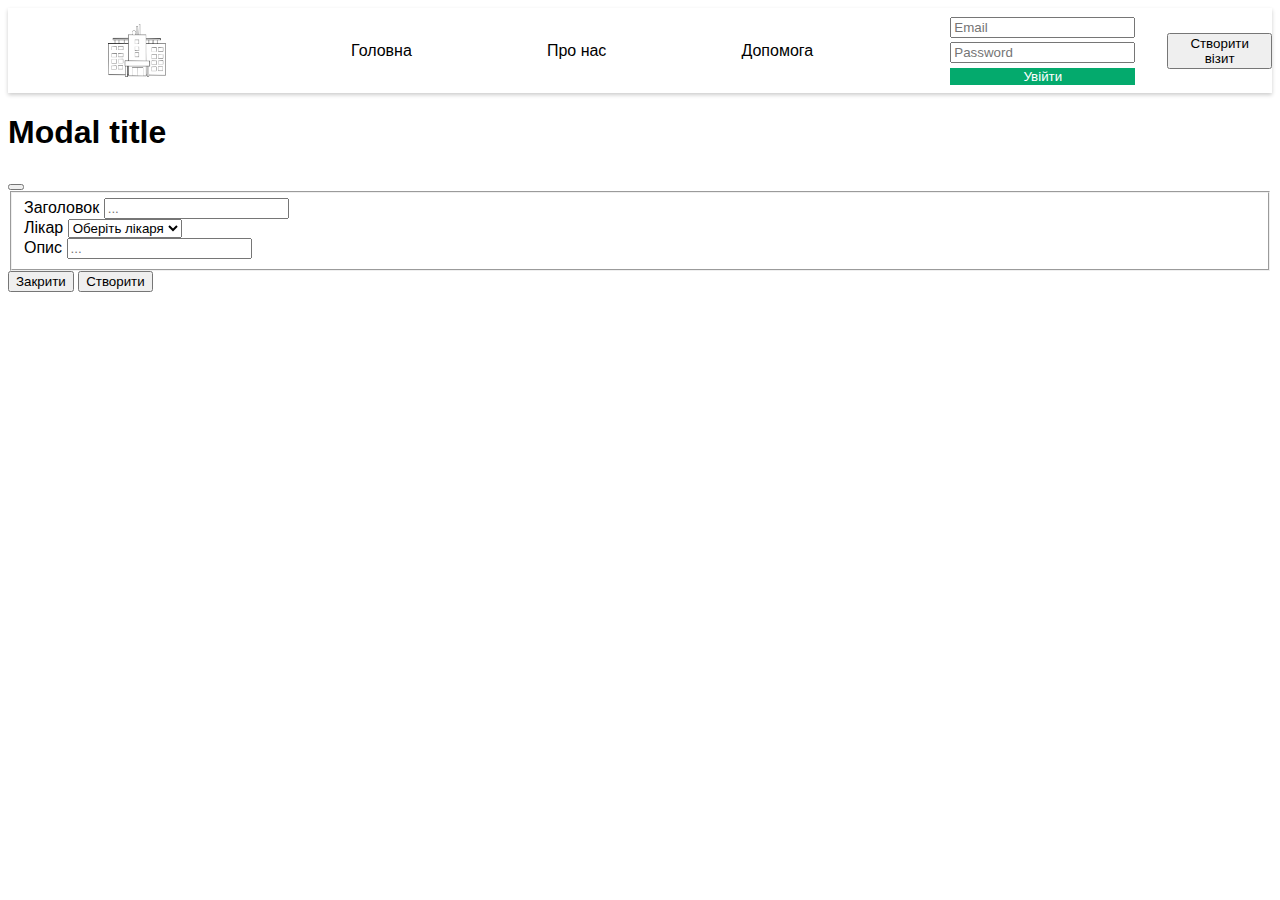
<file: hospital/index.html>
<!DOCTYPE html>
<html lang="en">

<head>
    <meta charset="UTF-8">
    <meta name="viewport" content="width=device-width, initial-scale=1.0">
    <!--<link rel="stylesheet" href="./reset.css">*-->
    <link rel="stylesheet" href="./styles.css">
    <title>StepCards</title>
    <link href="https://cdn.jsdelivr.net/npm/bootstrap@5.3.1/dist/css/bootstrap.min.css" rel="stylesheet"
        integrity="sha384-4bw+/aepP/YC94hEpVNVgiZdgIC5+VKNBQNGCHeKRQN+PtmoHDEXuppvnDJzQIu9" crossorigin="anonymous">
</head>

<body>
    <header class="container">
        <div class="navigation">
            <figure class="navigation-logo">
                <img class="navigation-logo" src="./img/Hospital_hopital.png">
            </figure>
            <menu class="navigation-menu">
                <li class="navigation-item"><a class="navigation-link" href="#">Головна</a></li>
                <li class="navigation-item"><a class="navigation-link" href="#">Про нас</a></li>
                <li class="navigation-item"><a class="navigation-link" href="#">Допомога</a></li>
            </menu>
            <form class="navigation-login" id="login">
                <div class="login-grupe"> <input type="text" class="email" name="email" placeholder="Email"> </div>
                <div class="login-grupe"> <input type="text" class="password" name="password" placeholder="Password">
                </div>
                <div class="login-grupe"> <button class="button-form" type="submit">Увійти</button> </div>
            </form>
            <span class="errorLogin"></span>
            <button id="button" class="button-visit btn btn-primary" data-bs-toggle=" modal"
                data-bs-target="#createModal">Створити візит</button>

        </div>
    </header>

    <div class="card-wrapper d-flex gap-2 mt-2 align-items-center justify-content-center">

    </div>
    <div class="modal fade" id="createModal" tabindex="-1" aria-labelledby="createModalLabel" aria-hidden="true">
        <div class="modal-dialog">
            <div class="modal-content">
                <div class="modal-header">
                    <h1 class="modal-title fs-5" id="exampleModalLabel">Modal title</h1>
                    <button type="button" class="btn-close" data-bs-dismiss="modal" aria-label="Close"></button>
                </div>
                <div class="modal-body">
                    <form>
                        <fieldset>

                            <div class="mb-3">
                                <label for="disabledTextInput" class="form-label">Заголовок</label>
                                <input type="text" id="titleModal" class="form-control" placeholder="...">
                            </div>
                            <div class="mb-3">
                                <label for="disabledSelect" class="form-label">Лікар</label>
                                <select id="doctorTypeModal" class="form-select">
                                    <option disabled selected>Оберіть лікаря</option>
                                    <option value="Стомалотог">Стомалотог</option>
                                    <option value="Кардіолог">Кардіолог</option>
                                    <option value="Хірург">Хірург</option>
                                    <option value="Психолог">Психолог</option>
                                </select>
                            </div>
                            <div class="mb-3">
                                <label for="disabledTextInput" class="form-label">Опис</label>
                                <input type="text" id="textModal" class="form-control" placeholder="...">
                            </div>
                        </fieldset>
                    </form>
                </div>
                <div class="modal-footer">
                    <button type="button" class="btn btn-secondary" data-bs-dismiss="modal">Закрити</button>
                    <button type="button" id="buttonCreateModal" class="btn btn-primary">Створити</button>
                </div>
            </div>
        </div>
    </div>



    <script src="https://code.jquery.com/jquery-3.2.1.slim.min.js"></script>
    <script src="https://cdn.jsdelivr.net/npm/@popperjs/core@2.11.8/dist/umd/popper.min.js"
        integrity="sha384-I7E8VVD/ismYTF4hNIPjVp/Zjvgyol6VFvRkX/vR+Vc4jQkC+hVqc2pM8ODewa9r"
        crossorigin="anonymous"></script>
    <script src="https://cdn.jsdelivr.net/npm/bootstrap@5.3.1/dist/js/bootstrap.min.js"
        integrity="sha384-Rx+T1VzGupg4BHQYs2gCW9It+akI2MM/mndMCy36UVfodzcJcF0GGLxZIzObiEfa"
        crossorigin="anonymous"></script>
    <script src="./login.js"></script>
</body>

</html>
</file>
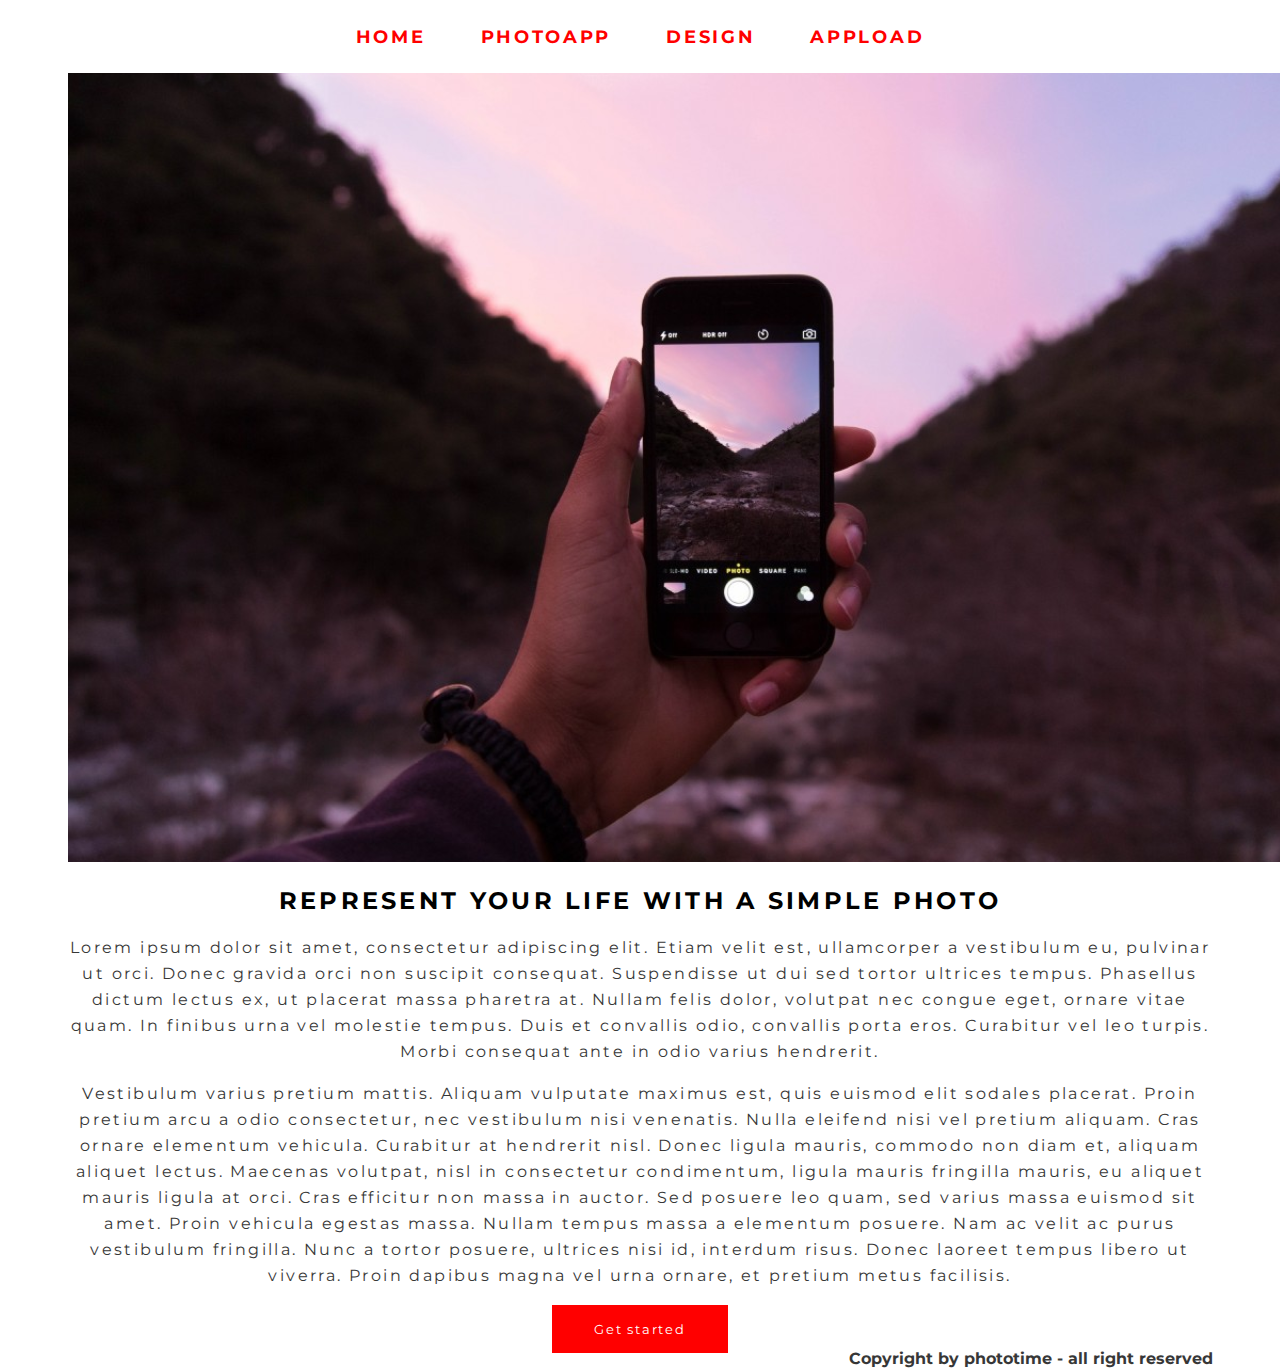
<file: 2022/myfirstproject – копія – копія/myfirstproject 3/index.html>
<!DOCTYPE html>

<html lang="ru">

<head>
    <link rel="stylesheet" href="./css/new.css">
<title>Сайт с</title>
    <link rel="preconnect" href="https://fonts.googleapis.com">
    <link rel="preconnect" href="https://fonts.gstatic.com" crossorigin>
    <link href="https://fonts.googleapis.com/css2?family=Montserrat:wght@400;700&display=swap" rel="stylesheet">
<meta http-equiv="Content-type" content="text/html;charter=UTF-8"./>
</head>

<body>
<header>
    <a href="#">HOME</a>
    <a href="#">PHOTOAPP</a>
    <a href="#">DESIGN</a>
    <a href="#">APPLOAD</a>

</header>

<img src="./img/image 1.png">
<h2>Represent your life with a simple photo</h2>
<p> Lorem ipsum dolor sit amet, consectetur adipiscing elit. Etiam velit est, ullamcorper a vestibulum eu, pulvinar ut orci. Donec gravida orci non suscipit consequat. Suspendisse ut dui sed tortor ultrices tempus. Phasellus dictum lectus ex, ut placerat massa pharetra at. Nullam felis dolor, volutpat nec congue eget, ornare vitae quam. In finibus urna vel molestie tempus. Duis et convallis odio, convallis porta eros. Curabitur vel leo turpis. Morbi consequat ante in odio varius hendrerit.</p>
<p>Vestibulum varius pretium mattis. Aliquam vulputate maximus est, quis euismod elit sodales placerat. Proin pretium arcu a odio consectetur, nec vestibulum nisi venenatis. Nulla eleifend nisi vel pretium aliquam. Cras ornare elementum vehicula. Curabitur at hendrerit nisl. Donec ligula mauris, commodo non diam et, aliquam aliquet lectus. Maecenas volutpat, nisl in consectetur condimentum, ligula mauris fringilla mauris, eu aliquet mauris ligula at orci. Cras efficitur non massa in auctor. Sed posuere leo quam, sed varius massa euismod sit amet. Proin vehicula egestas massa. Nullam tempus massa a elementum posuere. Nam ac velit ac purus vestibulum fringilla. Nunc a tortor posuere, ultrices nisi id, interdum risus. Donec laoreet tempus libero ut viverra. Proin dapibus magna vel urna ornare, et pretium metus facilisis. </p>
<button>
    Get started
</button>
</body>
<footer>
    <span>
        Copyright by phototime - all right reserved
    </span>
</footer>

</html>
</file>
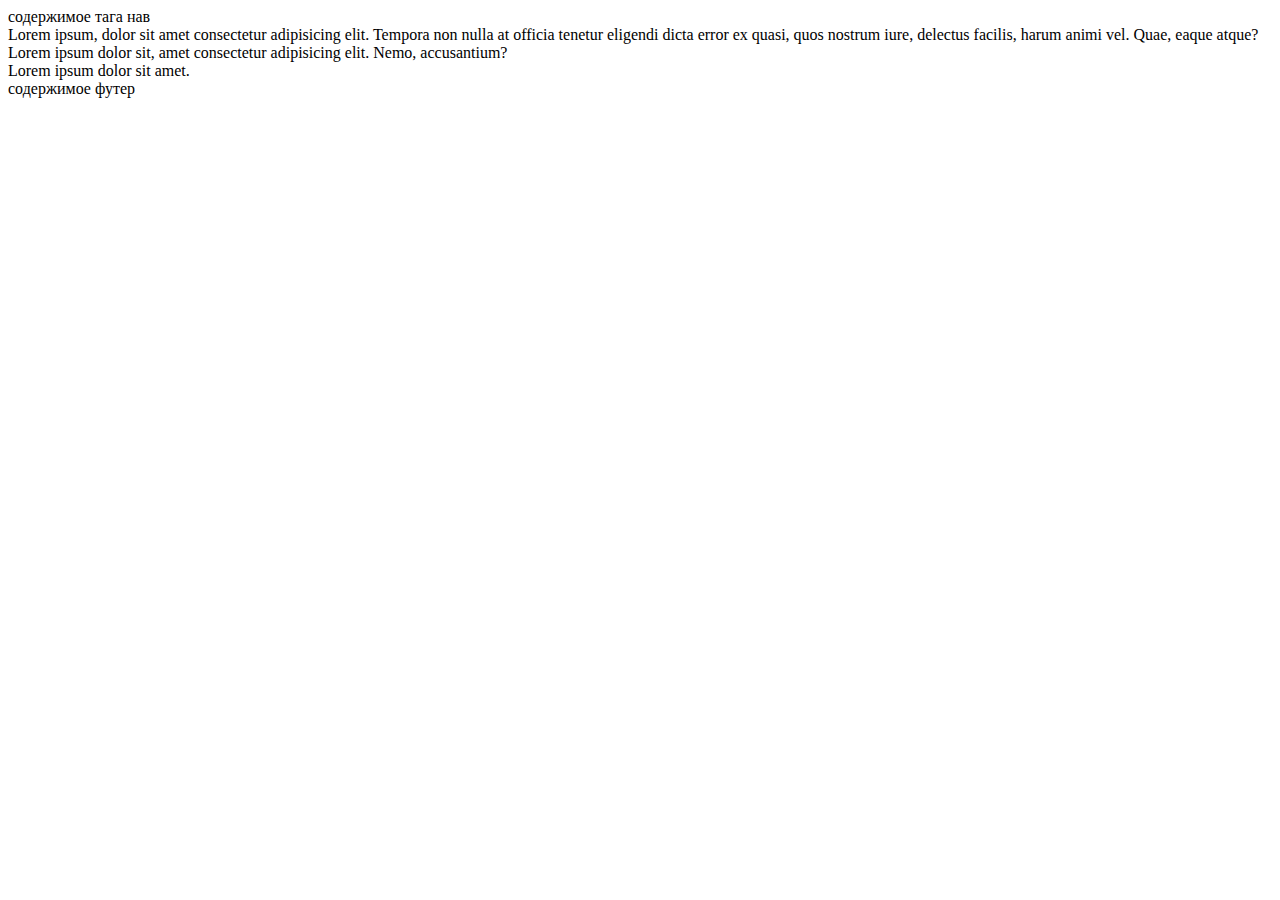
<file: 2022/myfirstproject – копія/myfirstproject 2/index.html>
<!DOCTYPE html>

<html lang="ru">

<head>

<title>Теги див...</title>

<meta http-equiv="Content-type" content="text/html;charter=UTF-8"./>
</head>

<body>
<header>
    <nav>
        содержимое тага нав
    </nav>
</header>
<div>
    Lorem ipsum, dolor sit amet consectetur adipisicing elit. Tempora non nulla at officia tenetur eligendi dicta error ex quasi, quos nostrum iure, delectus facilis, harum animi vel. Quae, eaque atque?
</div>
<div>
    Lorem ipsum dolor sit, amet consectetur adipisicing elit. Nemo, accusantium?
</div>
<div> 
    Lorem ipsum dolor sit amet.
</div>
<footer>
    содержимое футер
</footer>
</body>

</html>
</file>
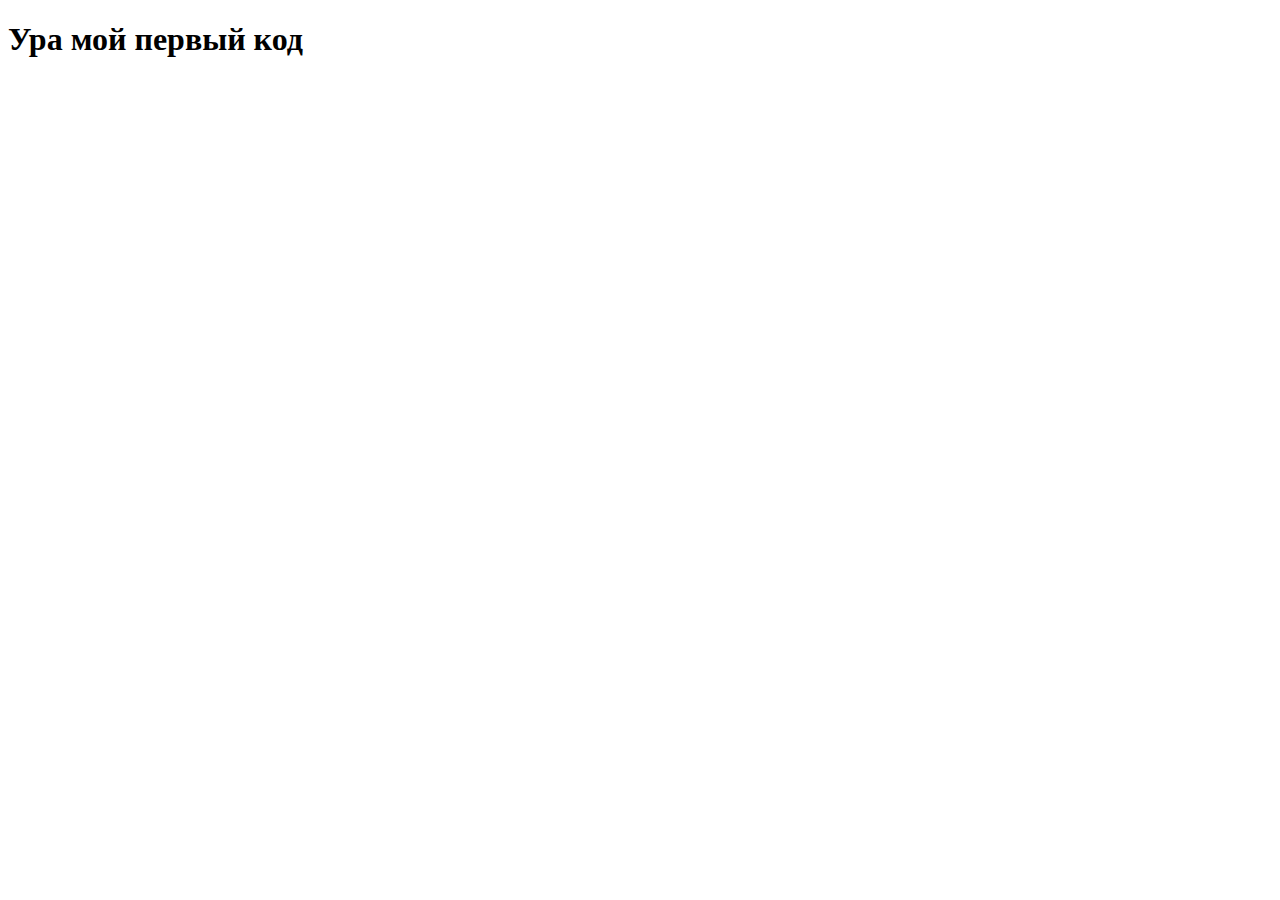
<file: 2022/myfirstproject/myfirstproject/index.html>
<!DOCTYPE html>

<html lang="ru">

<head>

<title>Мой первий проэкт</title>

<meta http-equiv="Content-type" content="text/html;charter=UTF-8"./>
</head>

<body>
<h1> Ура мой первый код</h1>
</body>

</html>
</file>
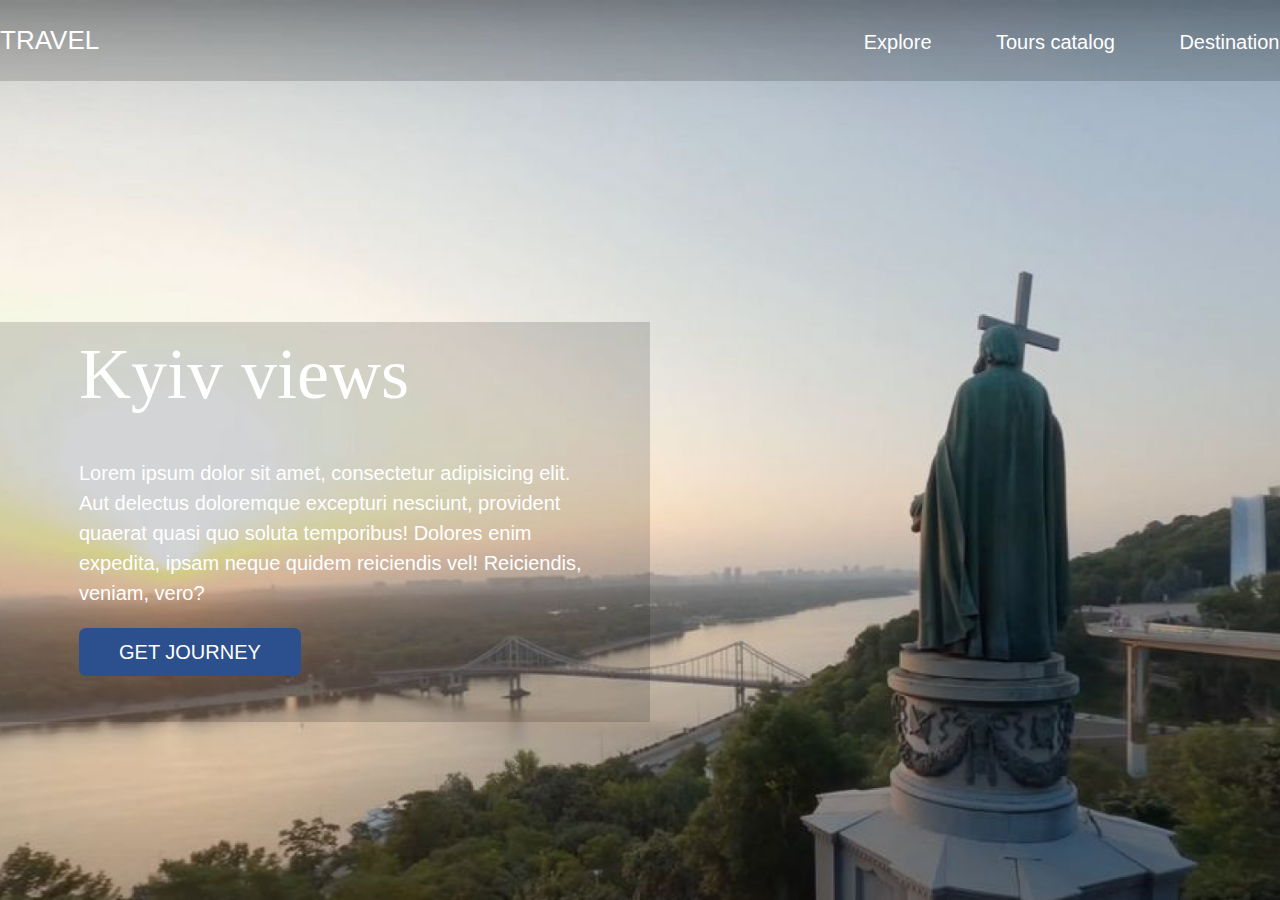
<file: front/proj.html>
<!DOCTYPE html>
<html lang="en">
<head>
    <meta charset="UTF-8">
    <meta http-equiv="X-UA-Compatible" content="IE=edge">
    <meta name="viewport" content="width=device-width, initial-scale=1.0">
    <title>New</title>
    <link rel="stylesheet" href="./css/reset.css">
    <link rel="stylesheet" href="./css/style.css">
</head>
<body>
    <div class="bg-wraper">
        <header class="navigation">
            <div class="conteiner">
            <h1 class="navigation-logo">TRAVEL</h1>
            <menu class="navigation-menu">
                <li class="navigation-menu-item">
                  <a href="#" class="navigation-menu-link " > Explore</a>
                 </li>
                <li class="navigation-menu-item mx-60">
                  <a href="#" class="navigation-menu-link " > Tours catalog</a>
                 </li>
                <li class="navigation-menu-item">
                  <a href="#" class="navigation-menu-link " > Destination</a>
                 </li>
            </menu>
        </header>
        <section class="content conteiner">           
            <h2 class="content-head">Kyiv views</h2>
            <p class="content-text">
                Lorem ipsum dolor sit amet, consectetur adipisicing elit. Aut delectus doloremque excepturi nesciunt, provident quaerat quasi quo soluta temporibus! Dolores enim expedita, ipsam neque quidem reiciendis vel! Reiciendis, veniam, vero?
            </p>
            <a href="https://www.figma.com/file/TY3YVYov4PLkgFj2uRSFKx/20.04.22-%7C-HTML-basics?node-id=2%3A2&t=jtZmvBLfJy1MmxFm-0" class="content-btn">GET JOURNEY</a>
        </section>
    </div>
</div>
    </body>
</html>
</file>
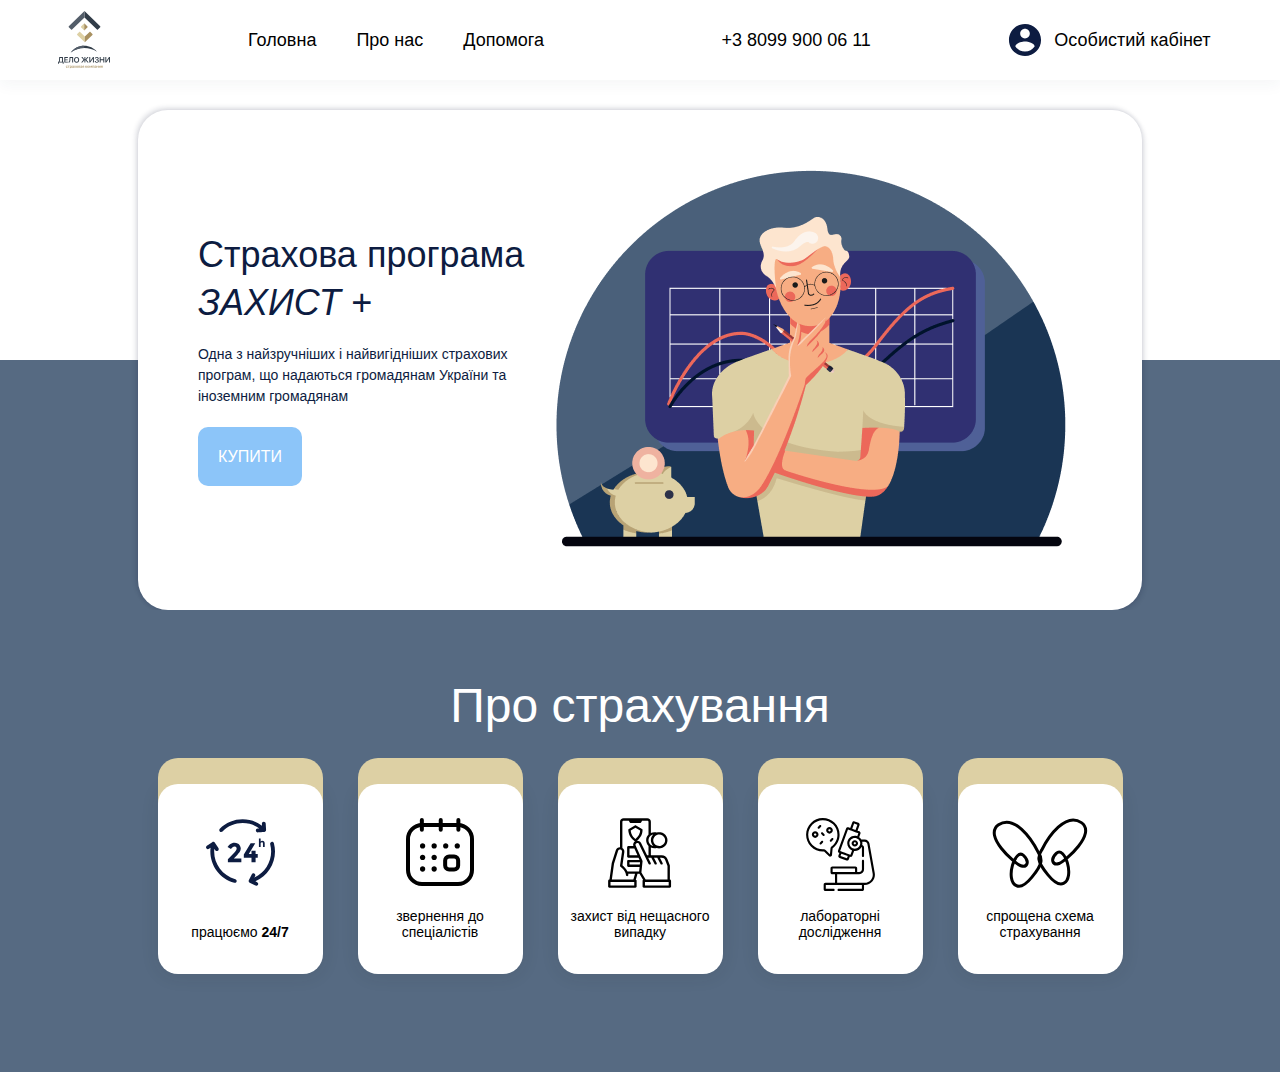
<file: front/Нова папка/proj2.html>
<!DOCTYPE html>
<html lang="ua">

<head>
    <meta charset="UTF-8">
    <meta http-equiv="X-UA-Compatible" content="IE=edge">
    <meta name="viewport" content="width=device-width, initial-scale=1.0">
    <title>Document</title>
    <link rel="stylesheet" href="./css/reset.css">
    <link rel="stylesheet" href="./css/style.css">
</head>

<body>
    <header class="navigation-wraper">
        <div class="navigation conteiner">
            <figure class="navigation-logo">
                <svg width="100%" height="100%" viewBox="0 0 53 58" fill="none" xmlns="http://www.w3.org/2000/svg">
                    <path
                        d="M26.5 6.44444V0L42.1922 15.3333C42.449 15.5841 42.4511 15.9958 42.1969 16.2492L39.8781 18.5612C39.628 18.8106 39.2232 18.8131 38.9699 18.5669L26.5 6.44444Z"
                        fill="#313C48" />
                    <path
                        d="M26.4999 6.44444V0L10.8077 15.3333C10.5509 15.5841 10.5489 15.9958 10.8031 16.2492L13.1218 18.5612C13.372 18.8106 13.7768 18.8131 14.0301 18.5669L26.4999 6.44444Z"
                        fill="#535D69" />
                    <path
                        d="M26.8231 31.2556L19.2197 23.9777C18.9585 23.7277 18.9542 23.3125 19.2103 23.0571L21.2098 21.0635C21.4565 20.8175 21.8544 20.8111 22.109 21.049L26.8231 25.4556V31.2556Z"
                        fill="#DDD0A4" />
                    <path
                        d="M26.8232 31.2556L34.4266 23.9777C34.6879 23.7277 34.6921 23.3125 34.436 23.0571L32.4365 21.0635C32.1898 20.8175 31.7919 20.8111 31.5374 21.049L26.8232 25.4556V31.2556Z"
                        fill="#A89060" />
                    <path fill-rule="evenodd" clip-rule="evenodd"
                        d="M26.2782 12.2444L23.0789 15.4342C22.8265 15.6859 22.8265 16.0939 23.0789 16.3456L26.2782 19.5354V12.2444Z"
                        fill="#DDD0A4" />
                    <path fill-rule="evenodd" clip-rule="evenodd"
                        d="M26.2778 12.2444L29.4771 15.4342C29.7295 15.6859 29.7295 16.0939 29.4771 16.3456L26.2778 19.5354V12.2444Z"
                        fill="#A89060" />
                    <path
                        d="M26.2162 34.8C20.7227 34.8 15.8471 37.4552 12.7944 41.5564C16.6386 38.7401 21.0921 37.078 26.2162 37.078C30.7998 37.078 35.3577 38.408 38.96 40.7045C35.8892 37.0912 31.3193 34.8 26.2162 34.8Z"
                        fill="#313C48" />
                    <path fill-rule="evenodd" clip-rule="evenodd"
                        d="M12.7944 41.5564C15.8471 37.4552 20.7227 34.8 26.2162 34.8V37.078C21.0921 37.078 16.6386 38.7401 12.7944 41.5564Z"
                        fill="#535D69" />
                    <path
                        d="M1.95018 49.373C1.92746 49.7078 1.88959 49.9784 1.83657 50.1849C1.78355 50.3888 1.6977 50.5612 1.57904 50.7022V50.7324H3.96495V46.9261H2.10546L1.95018 49.373ZM0.992035 51.5556V52.6317H0.102051V50.7324H0.492128C0.67644 50.6166 0.808985 50.4479 0.889778 50.2264C0.97057 50.0023 1.02233 49.6978 1.04505 49.3126L1.24199 46.1067H4.93825V50.7324H5.61994V52.6317H4.73375V51.5556H0.992035ZM9.8578 50.7324V51.5556H6.32056V46.1067H9.8578V46.93H7.29764V48.4026H9.71767V49.1767H7.29764V50.7324H9.8578ZM15.1522 51.5556H14.1751V46.9261H12.4368L12.2891 49.4448C12.2462 50.1723 12.1036 50.7136 11.8612 51.0684C11.6188 51.4209 11.2489 51.5971 10.7516 51.5971C10.6101 51.5971 10.4915 51.582 10.3956 51.5518V50.6984C10.4713 50.7161 10.5496 50.7248 10.6304 50.7248C10.8803 50.7248 11.0621 50.6191 11.1757 50.4077C11.2893 50.1937 11.3587 49.8539 11.384 49.3881L11.562 46.1067H15.1522V51.5556ZM18.5985 46.0161C19.3939 46.0161 20.0238 46.2691 20.4883 46.7751C20.9554 47.2811 21.1889 47.9671 21.1889 48.8331C21.1889 49.699 20.9554 50.385 20.4883 50.891C20.0238 51.3945 19.3939 51.6462 18.5985 51.6462C17.8007 51.6462 17.1682 51.3945 16.7011 50.891C16.2366 50.385 16.0043 49.699 16.0043 48.8331C16.0043 47.9671 16.2366 47.2811 16.7011 46.7751C17.1682 46.2691 17.8007 46.0161 18.5985 46.0161ZM19.7612 47.3868C19.4734 47.0269 19.0858 46.8469 18.5985 46.8469C18.1113 46.8469 17.7237 47.0256 17.4359 47.3831C17.148 47.7405 17.0041 48.2239 17.0041 48.8331C17.0041 49.4397 17.148 49.9218 17.4359 50.2793C17.7237 50.6367 18.1113 50.8155 18.5985 50.8155C19.0858 50.8155 19.4734 50.6367 19.7612 50.2793C20.049 49.9218 20.1929 49.4397 20.1929 48.8331C20.1929 48.2264 20.049 47.7443 19.7612 47.3868ZM28.3202 48.7009L30.6909 51.5556H29.4677L27.4188 49.0709H27.3885V51.5556H26.4341V49.0709H26.4039L24.3399 51.5556H23.1469L25.4987 48.7122L23.3098 46.1067H24.4459L26.4039 48.4894H26.4341V46.1067H27.3885V48.4894H27.4188L29.3805 46.1067H30.4977L28.3202 48.7009ZM34.9363 51.5556V47.6361H34.8871L32.2323 51.5556H31.2855V46.1067H32.2588V50.0376H32.308L34.959 46.1067H35.9058V51.5556H34.9363ZM38.0418 49.1653V48.38H38.7689C39.0669 48.38 39.308 48.3031 39.4923 48.1496C39.6766 47.9961 39.7687 47.7959 39.7687 47.5492C39.7687 47.305 39.6816 47.1125 39.5074 46.9715C39.3358 46.828 39.0996 46.7562 38.7992 46.7562C38.4962 46.7562 38.2513 46.8305 38.0645 46.979C37.8777 47.1275 37.7742 47.3302 37.754 47.587H36.8413C36.8665 47.0911 37.0571 46.6983 37.4131 46.4089C37.7691 46.1168 38.24 45.9708 38.8257 45.9708C39.3837 45.9708 39.8382 46.108 40.1891 46.3824C40.5401 46.6543 40.7155 47.0067 40.7155 47.4397C40.7155 47.7443 40.6209 48.0124 40.4315 48.244C40.2421 48.4756 39.996 48.6254 39.693 48.6933V48.7236C40.0591 48.7664 40.3494 48.9086 40.5641 49.1503C40.7786 49.3919 40.8859 49.6965 40.8859 50.064C40.8859 50.5298 40.6878 50.9175 40.2914 51.227C39.8975 51.5367 39.4027 51.6915 38.8068 51.6915C38.1983 51.6915 37.7022 51.5417 37.3185 51.2422C36.9372 50.9426 36.734 50.5461 36.7087 50.0527H37.6479C37.6681 50.307 37.783 50.5096 37.9925 50.6606C38.2047 50.8092 38.4773 50.8834 38.8106 50.8834C39.1313 50.8834 39.39 50.8029 39.5869 50.6418C39.7839 50.4807 39.8824 50.2692 39.8824 50.0074C39.8824 49.7431 39.7852 49.5367 39.5907 49.3881C39.3988 49.2396 39.1313 49.1653 38.7878 49.1653H38.0418ZM46.294 51.5556H45.3207V49.1918H42.6621V51.5556H41.685V46.1067H42.6621V48.3723H45.3207V46.1067H46.294V51.5556ZM50.9863 51.5556V47.6361H50.9371L48.2823 51.5556H47.3355V46.1067H48.3088V50.0376H48.358L51.009 46.1067H51.9558V51.5556H50.9863Z"
                        fill="#313C48" />
                    <path
                        d="M9.72154 55.3687H9.27466C9.24816 55.2743 9.19826 55.1976 9.1251 55.1384C9.05186 55.0792 8.95905 55.0497 8.84672 55.0497C8.69773 55.0497 8.57907 55.1094 8.49071 55.229C8.40365 55.3473 8.36009 55.5078 8.36009 55.7105C8.36009 55.9156 8.40365 56.0773 8.49071 56.1957C8.57907 56.3127 8.69838 56.3713 8.84859 56.3713C8.96099 56.3713 9.05374 56.3436 9.12697 56.2882C9.20143 56.2328 9.25197 56.1547 9.27847 56.0541H9.72535C9.69633 56.2655 9.60287 56.4348 9.4451 56.562C9.28855 56.6878 9.08845 56.7507 8.84484 56.7507C8.55069 56.7507 8.31717 56.6576 8.14421 56.4713C7.97125 56.285 7.88477 56.0314 7.88477 55.7105C7.88477 55.3933 7.97125 55.1403 8.14421 54.9514C8.31717 54.7627 8.5494 54.6683 8.84103 54.6683C9.08593 54.6683 9.28668 54.7343 9.44322 54.8665C9.5997 54.9987 9.69252 55.166 9.72154 55.3687ZM11.5678 54.7098V55.0723H10.9505V56.7111H10.4828V55.0723H9.86548V54.7098H11.5678ZM12.9633 54.6758C13.2184 54.6758 13.4209 54.7684 13.5712 54.9534C13.7214 55.1384 13.7965 55.3908 13.7965 55.7105C13.7965 56.0289 13.7221 56.2806 13.5731 56.4656C13.4241 56.6506 13.2234 56.7432 12.971 56.7432C12.827 56.7432 12.7001 56.7111 12.5903 56.6469C12.4805 56.5814 12.3978 56.4921 12.3423 56.3788H12.3328V57.37H11.8613V54.7098H12.3214V55.0553H12.3309C12.389 54.937 12.4729 54.8445 12.5828 54.7778C12.6926 54.7098 12.8195 54.6758 12.9633 54.6758ZM12.8195 56.358C12.9722 56.358 13.0927 56.3001 13.1811 56.1843C13.2695 56.0673 13.3136 55.9093 13.3136 55.7105C13.3136 55.5128 13.2689 55.3555 13.1792 55.2384C13.0909 55.1214 12.971 55.0629 12.8195 55.0629C12.673 55.0629 12.555 55.122 12.4653 55.2403C12.3757 55.3587 12.3302 55.5153 12.329 55.7105C12.3302 55.9068 12.3757 56.0641 12.4653 56.1825C12.555 56.2995 12.673 56.358 12.8195 56.358ZM14.874 56.3882C15.0091 56.3882 15.1227 56.3486 15.2148 56.2693C15.3083 56.1888 15.3549 56.0887 15.3549 55.9691V55.8162L14.891 55.8445C14.7774 55.852 14.6891 55.8803 14.6259 55.9294C14.5641 55.9773 14.5332 56.0409 14.5332 56.1201C14.5332 56.202 14.5641 56.2674 14.6259 56.3165C14.6891 56.3643 14.7717 56.3882 14.874 56.3882ZM14.732 56.7432C14.5363 56.7432 14.3753 56.6872 14.2491 56.5752C14.1241 56.4631 14.0617 56.3177 14.0617 56.139C14.0617 55.9615 14.1273 55.8212 14.2585 55.718C14.3911 55.6148 14.5798 55.5556 14.8247 55.5405L15.3549 55.5103V55.3668C15.3549 55.2624 15.3215 55.1812 15.2546 55.1233C15.1889 55.0654 15.0974 55.0364 14.98 55.0364C14.8702 55.0364 14.7806 55.061 14.7111 55.11C14.6417 55.1591 14.5994 55.2258 14.5843 55.3102H14.1468C14.1569 55.1201 14.2384 54.9659 14.3911 54.8476C14.5451 54.7281 14.7477 54.6683 14.999 54.6683C15.2476 54.6683 15.4464 54.7287 15.5954 54.8495C15.7456 54.9703 15.8207 55.1314 15.8207 55.3328V56.7111H15.3663V56.392H15.3569C15.3 56.499 15.2142 56.5846 15.0993 56.6488C14.9844 56.7117 14.862 56.7432 14.732 56.7432ZM17.0194 55.9936H17.0099L16.5934 56.7111H16.0916L16.7391 55.7123L16.0972 54.7098H16.6274L17.0326 55.4122H17.0421L17.4417 54.7098H17.9586L17.3129 55.6991L17.951 56.7111H17.436L17.0194 55.9936ZM19.7821 56.4732C19.6067 56.6582 19.3706 56.7507 19.0739 56.7507C18.7773 56.7507 18.5412 56.6582 18.3657 56.4732C18.1903 56.2869 18.1025 56.0327 18.1025 55.7105C18.1025 55.3895 18.1909 55.1359 18.3676 54.9496C18.5444 54.762 18.7798 54.6683 19.0739 54.6683C19.3693 54.6683 19.6047 54.762 19.7802 54.9496C19.957 55.1359 20.0454 55.3895 20.0454 55.7105C20.0454 56.0327 19.9576 56.2869 19.7821 56.4732ZM18.7142 56.2032C18.8025 56.3203 18.9225 56.3788 19.0739 56.3788C19.2254 56.3788 19.3454 56.3203 19.4337 56.2032C19.5221 56.0862 19.5663 55.9219 19.5663 55.7105C19.5663 55.5003 19.5221 55.3366 19.4337 55.2195C19.3454 55.1013 19.2254 55.0421 19.0739 55.0421C18.9237 55.0421 18.8038 55.1013 18.7142 55.2195C18.6258 55.3366 18.5816 55.5003 18.5816 55.7105C18.5816 55.9219 18.6258 56.0862 18.7142 56.2032ZM21.2269 55.0288H20.8463V55.5273H21.1909C21.4131 55.5273 21.5242 55.443 21.5242 55.2743C21.5242 55.1963 21.4983 55.1359 21.4466 55.0931C21.3961 55.0503 21.3228 55.0288 21.2269 55.0288ZM21.2194 55.8256H20.8463V56.392H21.2572C21.3696 56.392 21.4554 56.3681 21.5147 56.3203C21.5741 56.2712 21.6038 56.2007 21.6038 56.1088C21.6038 55.92 21.4756 55.8256 21.2194 55.8256ZM20.3843 56.7111V54.7098H21.3367C21.5387 54.7098 21.6971 54.7551 21.8121 54.8458C21.9269 54.9351 21.9844 55.0591 21.9844 55.2177C21.9844 55.3221 21.9503 55.4159 21.8821 55.499C21.8152 55.5808 21.7319 55.6305 21.6322 55.6481V55.6632C21.7647 55.6809 21.8714 55.7324 21.9522 55.8181C22.033 55.9037 22.0734 56.0088 22.0734 56.1333C22.0734 56.3108 22.0084 56.4518 21.8783 56.5563C21.7496 56.6595 21.5741 56.7111 21.3519 56.7111H20.3843ZM23.1565 56.3882C23.2915 56.3882 23.4052 56.3486 23.4973 56.2693C23.5907 56.1888 23.6375 56.0887 23.6375 55.9691V55.8162L23.1735 55.8445C23.0599 55.852 22.9715 55.8803 22.9085 55.9294C22.8466 55.9773 22.8156 56.0409 22.8156 56.1201C22.8156 56.202 22.8466 56.2674 22.9085 56.3165C22.9715 56.3643 23.0542 56.3882 23.1565 56.3882ZM23.0145 56.7432C22.8188 56.7432 22.6579 56.6872 22.5316 56.5752C22.4066 56.4631 22.3441 56.3177 22.3441 56.139C22.3441 55.9615 22.4098 55.8212 22.5411 55.718C22.6736 55.6148 22.8624 55.5556 23.1073 55.5405L23.6375 55.5103V55.3668C23.6375 55.2624 23.604 55.1812 23.5371 55.1233C23.4715 55.0654 23.38 55.0364 23.2625 55.0364C23.1527 55.0364 23.0631 55.061 22.9936 55.11C22.9242 55.1591 22.8819 55.2258 22.8668 55.3102H22.4293C22.4395 55.1201 22.5209 54.9659 22.6736 54.8476C22.8277 54.7281 23.0302 54.6683 23.2815 54.6683C23.5302 54.6683 23.729 54.7287 23.878 54.8495C24.0282 54.9703 24.1033 55.1314 24.1033 55.3328V56.7111H23.6488V56.392H23.6393C23.5825 56.499 23.4967 56.5846 23.3818 56.6488C23.2669 56.7117 23.1445 56.7432 23.0145 56.7432ZM25.3095 55.6973H25.6579V55.0685H25.3095C25.2009 55.0685 25.1144 55.0975 25.05 55.1553C24.987 55.2133 24.9554 55.292 24.9554 55.3913C24.9554 55.4807 24.9876 55.5544 25.052 55.6123C25.1164 55.6689 25.2022 55.6973 25.3095 55.6973ZM25.6579 56.7111V56.0409H25.389L24.9213 56.7111H24.3949L24.9345 55.9672C24.7944 55.9244 24.6846 55.8533 24.6051 55.7538C24.5268 55.6532 24.4877 55.533 24.4877 55.3933C24.4877 55.1831 24.5584 55.0169 24.6997 54.8948C24.8424 54.7715 25.0336 54.7098 25.2735 54.7098H26.1199V56.7111H25.6579ZM28.237 55.6443L29.127 56.7111H28.5494L27.8033 55.8162H27.7882V56.7111H27.3186V54.7098H27.7882V55.5443H27.8033L28.538 54.7098H29.0872L28.237 55.6443ZM30.9088 56.4732C30.7333 56.6582 30.4973 56.7507 30.2006 56.7507C29.9039 56.7507 29.6679 56.6582 29.4924 56.4732C29.3169 56.2869 29.2292 56.0327 29.2292 55.7105C29.2292 55.3895 29.3176 55.1359 29.4943 54.9496C29.671 54.762 29.9065 54.6683 30.2006 54.6683C30.496 54.6683 30.7314 54.762 30.9069 54.9496C31.0836 55.1359 31.172 55.3895 31.172 55.7105C31.172 56.0327 31.0843 56.2869 30.9088 56.4732ZM29.8408 56.2032C29.9292 56.3203 30.0491 56.3788 30.2006 56.3788C30.3521 56.3788 30.472 56.3203 30.5604 56.2032C30.6487 56.0862 30.6929 55.9219 30.6929 55.7105C30.6929 55.5003 30.6487 55.3366 30.5604 55.2195C30.472 55.1013 30.3521 55.0421 30.2006 55.0421C30.0504 55.0421 29.9304 55.1013 29.8408 55.2195C29.7524 55.3366 29.7083 55.5003 29.7083 55.7105C29.7083 55.9219 29.7524 56.0862 29.8408 56.2032ZM31.9598 56.7111H31.5109V54.7098H32.1112L32.7039 56.1069H32.7191L33.3118 54.7098H33.9025V56.7111H33.4538V55.3423H33.4386L32.8725 56.6185H32.5392L31.973 55.3423H31.9598V56.7111ZM35.6238 56.7111V55.0723H34.7944V56.7111H34.3248V54.7098H36.0953V56.7111H35.6238ZM37.2523 56.3882C37.3873 56.3882 37.501 56.3486 37.5931 56.2693C37.6865 56.1888 37.7333 56.0887 37.7333 55.9691V55.8162L37.2693 55.8445C37.1557 55.852 37.0673 55.8803 37.0043 55.9294C36.9423 55.9773 36.9114 56.0409 36.9114 56.1201C36.9114 56.202 36.9423 56.2674 37.0043 56.3165C37.0673 56.3643 37.15 56.3882 37.2523 56.3882ZM37.1103 56.7432C36.9146 56.7432 36.7537 56.6872 36.6274 56.5752C36.5024 56.4631 36.4399 56.3177 36.4399 56.139C36.4399 55.9615 36.5056 55.8212 36.6369 55.718C36.7694 55.6148 36.9582 55.5556 37.2031 55.5405L37.7333 55.5103V55.3668C37.7333 55.2624 37.6998 55.1812 37.6329 55.1233C37.5672 55.0654 37.4757 55.0364 37.3583 55.0364C37.2485 55.0364 37.1589 55.061 37.0894 55.11C37.02 55.1591 36.9777 55.2258 36.9626 55.3102H36.5251C36.5353 55.1201 36.6166 54.9659 36.7694 54.8476C36.9235 54.7281 37.126 54.6683 37.3773 54.6683C37.626 54.6683 37.8248 54.7287 37.9738 54.8495C38.124 54.9703 38.1991 55.1314 38.1991 55.3328V56.7111H37.7446V56.392H37.7351C37.6783 56.499 37.5925 56.5846 37.4776 56.6488C37.3627 56.7117 37.2403 56.7432 37.1103 56.7432ZM39.9298 56.7111V55.8615H39.0815V56.7111H38.6119V54.7098H39.0815V55.499H39.9298V54.7098H40.3994V56.7111H39.9298ZM41.2856 56.7111H40.8235V54.7098H41.2856V56.0465H41.3007L42.1737 54.7098H42.6357V56.7111H42.1737V55.3649H42.1586L41.2856 56.7111ZM43.8514 55.6973H44.1998V55.0685H43.8514C43.7428 55.0685 43.6563 55.0975 43.592 55.1553C43.5289 55.2133 43.4973 55.292 43.4973 55.3913C43.4973 55.4807 43.5295 55.5544 43.5939 55.6123C43.6583 55.6689 43.7441 55.6973 43.8514 55.6973ZM44.1998 56.7111V56.0409H43.931L43.4632 56.7111H42.9368L43.4765 55.9672C43.3363 55.9244 43.2265 55.8533 43.147 55.7538C43.0687 55.6532 43.0296 55.533 43.0296 55.3933C43.0296 55.1831 43.1003 55.0169 43.2416 54.8948C43.3843 54.7715 43.5755 54.7098 43.8154 54.7098H44.6619V56.7111H44.1998Z"
                        fill="#A89060" />
                </svg>
            </figure>
            <menu class="navigation-menu">
                <li class="navigation-item">
                    <a href="#" class="navigation-link">Головна</a>
                </li>
                <li class="navigation-item">
                    <a href="#" class="navigation-link">Про нас</a>
                </li>
                <li class="navigation-item">
                    <a href="#" class="navigation-link">Допомога</a>
                </li>
            </menu>
            <a class="navigation-number" href="tel:+3 8099 900 06 11">+3 8099 900 06 11</a>
            <figure class="navigation-profile">
                <svg class="navigation-profile-img" width="100%" height="100%" viewBox="0 0 30 30" fill="none"
                    xmlns="http://www.w3.org/2000/svg">
                    <path
                        d="M15.0002 0.833313C7.18016 0.833313 0.833496 7.17998 0.833496 15C0.833496 22.82 7.18016 29.1666 15.0002 29.1666C22.8202 29.1666 29.1668 22.82 29.1668 15C29.1668 7.17998 22.8202 0.833313 15.0002 0.833313ZM15.0002 5.08331C17.3518 5.08331 19.2502 6.98165 19.2502 9.33331C19.2502 11.685 17.3518 13.5833 15.0002 13.5833C12.6485 13.5833 10.7502 11.685 10.7502 9.33331C10.7502 6.98165 12.6485 5.08331 15.0002 5.08331ZM15.0002 25.2C11.4585 25.2 8.32766 23.3866 6.50016 20.6383C6.54266 17.8191 12.1668 16.275 15.0002 16.275C17.8193 16.275 23.4577 17.8191 23.5002 20.6383C21.6727 23.3866 18.5418 25.2 15.0002 25.2Z"
                        fill="#0D1C41" />
                </svg>
                <a href="#" class="navigation-profile-text">Особистий кабінет</a>
            </figure>
        </div>
    </header>
    <section class="hero-bg">
        <div class="hero container">
            <div class="hero__content">
                <h1 class="hero__title">Страхова програма</h1>
                <h2 class="hero__title hero__title--light">ЗАХИСТ +</h2>
                <p class="hero__text">Одна з найзручніших і найвигідніших страхових програм, що надаються громадянам
                    України
                    та іноземним громадянам</p>
                <a class="hero__btn" href="#">КУПИТИ</a>
            </div>
            <figure class="hero__img">
                <img src="art/hero_img.png">
            </figure>
        </div>
    </section>
    <section class="benefits-wraper">
        <div class="conteiner">
            <h2 class="section-title">Про страхування</h2>
            <div class="benefits-list">
                <div class="benefits-card">
                    <svg width="69" height="69" viewBox="0 0 69 69" fill="none" xmlns="http://www.w3.org/2000/svg"
                        class="benefits-card__img">
                        <g clip-path="url(#clip0_6861_398)">
                            <path
                                d="M60.0878 11.9954L59.7075 5.57015C59.6396 4.51059 58.7566 3.69554 57.6835 3.76346C56.6239 3.83138 55.8224 4.72793 55.8768 5.78749L55.9854 7.67568C50.4431 3.53253 43.719 1.27757 36.6553 1.27757C28.0158 1.27757 19.8925 4.64643 13.7933 10.7457C13.0461 11.4928 13.0461 12.7018 13.7933 13.4625C14.8256 14.4949 16.1297 13.8429 16.5101 13.4625C21.8894 8.0832 29.0482 5.10829 36.6689 5.10829C42.7274 5.10829 48.487 6.98289 53.2958 10.4604L51.6385 10.5691C50.579 10.637 49.7775 11.5336 49.8318 12.5931C49.8862 13.6119 50.742 14.3998 51.7472 14.3998C51.788 14.3998 58.2812 14.0195 58.2812 14.0195C59.3407 13.9515 60.1422 13.055 60.0878 11.9954Z"
                                fill="#0D1C41" />
                            <path
                                d="M29.279 61.1427C15.6134 57.4886 6.94673 44.4342 8.30514 30.7958L9.21528 32.1678C9.58205 32.7247 10.7503 33.3904 11.8642 32.7112C12.7607 32.1542 12.9917 30.9452 12.4075 30.0623L8.87568 24.6829C8.59041 24.2618 8.15572 23.963 7.66669 23.8543C7.16408 23.7592 6.64788 23.8543 6.22678 24.126L0.861057 27.6579C-0.0219096 28.242 -0.266423 29.4238 0.317693 30.3068C0.901809 31.1897 2.08363 31.4342 2.96659 30.8501L4.55593 29.8042C2.69491 45.5074 12.5977 60.6401 28.2874 64.8375C28.4504 64.8783 30.1484 65.0821 30.6374 63.4791C30.9498 62.4739 30.3114 61.4144 29.279 61.1427Z"
                                fill="#0D1C41" />
                            <path
                                d="M67.8986 25.24C67.6269 24.2212 66.5674 23.6099 65.5486 23.8815C64.5298 24.1532 63.9185 25.2128 64.1901 26.2316C67.8443 39.8972 60.8892 53.9432 48.3918 59.5806L49.1254 58.0999C49.6008 57.149 49.2205 56.0079 48.2696 55.5325C47.3187 55.057 46.164 55.4374 45.7022 56.3883L42.8224 62.1344C42.3469 63.0852 42.7273 64.2263 43.6782 64.7018L49.4242 67.5816C49.6959 67.7174 51.2309 68.057 51.9916 66.7258C52.5214 65.8021 52.0867 64.6338 51.1358 64.1584L49.4106 63.289C63.9456 57.0675 72.0961 40.9432 67.8986 25.24Z"
                                fill="#0D1C41" />
                            <path
                                d="M27.8117 40.4948L31.262 36.8951C32.6069 35.4959 34.7803 33.5126 34.7803 30.6192C34.7803 28.8125 33.3947 24.778 28.5724 24.778C24.9047 24.778 22.4595 27.6035 21.563 28.9891L24.9726 31.0131C26.0457 29.3015 27.1868 28.4457 28.3822 28.4457C30.7051 28.4457 30.6236 30.0487 30.6236 30.6871C30.6236 32.3716 28.6131 34.2597 27.4857 35.4144L21.889 41.1469V44.312H35.3509V40.4948H27.8117Z"
                                fill="#0D1C41" />
                            <path
                                d="M49.5871 36.0529V32.7248H45.4983V36.0529H42.795L49.261 25.2128H44.6289L37.8232 36.4876V39.7342H45.4983V44.2984H49.5871V39.7342H51.7469V36.0529H49.5871Z"
                                fill="#0D1C41" />
                            <path
                                d="M56.3931 22.754C55.741 22.754 55.1569 23.0121 54.6407 23.5419V20.4991H52.9155V29.0299H54.6407V25.6882C54.6407 25.1992 54.763 24.2211 55.9312 24.2211C56.624 24.2211 56.9772 24.6966 56.9772 25.6474V29.0299H58.7024V25.2807C58.7024 24.0581 57.9416 22.754 56.3931 22.754Z"
                                fill="#0D1C41" />
                        </g>
                        <defs>
                            <clipPath id="clip0_6861_398">
                                <rect width="69" height="69" fill="white" />
                            </clipPath>
                        </defs>
                    </svg>

                    <p class="benefits-card__text">працюємо <b> 24/7</b></p>
                </div>
                <div class="benefits-card">
                    <svg width="68" height="68" viewBox="0 0 68 68" fill="none" xmlns="http://www.w3.org/2000/svg"
                        class="benefits-card__img">
                        <g clip-path="url(#clip0_6861_425)">
                            <path
                                d="M51.2656 30.5469C52.7326 30.5469 53.9219 29.3576 53.9219 27.8906C53.9219 26.4236 52.7326 25.2344 51.2656 25.2344C49.7986 25.2344 48.6094 26.4236 48.6094 27.8906C48.6094 29.3576 49.7986 30.5469 51.2656 30.5469Z"
                                fill="black" />
                            <path
                                d="M39.7109 30.5469C41.1779 30.5469 42.3672 29.3576 42.3672 27.8906C42.3672 26.4236 41.1779 25.2344 39.7109 25.2344C38.2439 25.2344 37.0547 26.4236 37.0547 27.8906C37.0547 29.3576 38.2439 30.5469 39.7109 30.5469Z"
                                fill="black" />
                            <path
                                d="M16.6016 53.6562C18.0686 53.6562 19.2578 52.467 19.2578 51C19.2578 49.533 18.0686 48.3438 16.6016 48.3438C15.1346 48.3438 13.9453 49.533 13.9453 51C13.9453 52.467 15.1346 53.6562 16.6016 53.6562Z"
                                fill="black" />
                            <path
                                d="M16.6016 30.5469C18.0686 30.5469 19.2578 29.3576 19.2578 27.8906C19.2578 26.4236 18.0686 25.2344 16.6016 25.2344C15.1346 25.2344 13.9453 26.4236 13.9453 27.8906C13.9453 29.3576 15.1346 30.5469 16.6016 30.5469Z"
                                fill="black" />
                            <path
                                d="M16.6016 42.1016C18.0686 42.1016 19.2578 40.9123 19.2578 39.4453C19.2578 37.9783 18.0686 36.7891 16.6016 36.7891C15.1346 36.7891 13.9453 37.9783 13.9453 39.4453C13.9453 40.9123 15.1346 42.1016 16.6016 42.1016Z"
                                fill="black" />
                            <path
                                d="M28.1562 42.1016C29.6233 42.1016 30.8125 40.9123 30.8125 39.4453C30.8125 37.9783 29.6233 36.7891 28.1562 36.7891C26.6892 36.7891 25.5 37.9783 25.5 39.4453C25.5 40.9123 26.6892 42.1016 28.1562 42.1016Z"
                                fill="black" />
                            <path
                                d="M28.1562 30.5469C29.6233 30.5469 30.8125 29.3576 30.8125 27.8906C30.8125 26.4236 29.6233 25.2344 28.1562 25.2344C26.6892 25.2344 25.5 26.4236 25.5 27.8906C25.5 29.3576 26.6892 30.5469 28.1562 30.5469Z"
                                fill="black" />
                            <path
                                d="M28.1562 53.6562C29.6233 53.6562 30.8125 52.467 30.8125 51C30.8125 49.533 29.6233 48.3438 28.1562 48.3438C26.6892 48.3438 25.5 49.533 25.5 51C25.5 52.467 26.6892 53.6562 28.1562 53.6562Z"
                                fill="black" />
                            <rect x="39.1479" y="38.5185" width="13" height="13" rx="4" stroke="black"
                                stroke-width="4" />
                            <rect x="2" y="7.03704" width="64" height="58.963" rx="14" stroke="black"
                                stroke-width="4" />
                            <line x1="15.8521" y1="2" x2="15.852" y2="11.8519" stroke="black" stroke-width="4"
                                stroke-linecap="round" />
                            <line x1="34.7407" y1="2" x2="34.7407" y2="11.8519" stroke="black" stroke-width="4"
                                stroke-linecap="round" />
                            <line x1="52.3706" y1="2" x2="52.3706" y2="11.8519" stroke="black" stroke-width="4"
                                stroke-linecap="round" />
                        </g>
                        <defs>
                            <clipPath id="clip0_6861_425">
                                <rect width="68" height="68" fill="white" />
                            </clipPath>
                        </defs>
                    </svg>


                    <p class="benefits-card__text">звернення до спеціалістів</p>
                </div>
                <div class="benefits-card">
                    <svg width="64" height="70" viewBox="0 0 64 70" fill="none" xmlns="http://www.w3.org/2000/svg"
                        class="benefits-card__img">
                        <path
                            d="M34.5625 62.75V68.5312C34.5625 68.8379 34.6876 69.132 34.9103 69.3488C35.133 69.5657 35.4351 69.6875 35.75 69.6875H61.875C62.1899 69.6875 62.492 69.5657 62.7147 69.3488C62.9374 69.132 63.0625 68.8379 63.0625 68.5312V62.75C63.0625 62.4433 62.9374 62.1492 62.7147 61.9324C62.492 61.7156 62.1899 61.5938 61.875 61.5938V47.7188C61.875 47.5801 61.8494 47.4426 61.7994 47.3128L59.3927 41.0638C58.965 39.964 58.2045 39.0166 57.2118 38.3468C56.2191 37.6769 55.041 37.3163 53.8333 37.3125H42.875V29.5925C44.7307 30.4506 46.847 30.6091 48.8156 30.0375C50.0564 30.3978 51.3664 30.4708 52.6413 30.2509C53.9162 30.0309 55.1207 29.524 56.1588 28.7706C57.1969 28.0172 58.0399 27.0381 58.6206 25.9113C59.2013 24.7845 59.5036 23.5413 59.5035 22.2806C59.5034 21.0199 59.2008 19.7767 58.62 18.65C58.0391 17.5233 57.1959 16.5444 56.1577 15.7911C55.1195 15.0379 53.9149 14.5312 52.6399 14.3114C51.365 14.0917 50.055 14.165 48.8143 14.5254C46.8462 13.9533 44.7302 14.1117 42.875 14.97V3.78125C42.8739 2.86161 42.4982 1.97994 41.8304 1.32966C41.1625 0.679372 40.257 0.313571 39.3125 0.3125H15.5625C14.618 0.313571 13.7125 0.679372 13.0446 1.32966C12.3768 1.97994 12.0011 2.86161 12 3.78125V29.2188H11.988C11.049 29.2153 10.1339 29.5069 9.37853 30.0501C8.62319 30.5932 8.06789 31.3591 7.79506 32.234L3.74005 45.0662C3.72072 45.1276 3.70662 45.1904 3.69789 45.2541L1.46094 61.5938H1.3125C0.997555 61.5938 0.69551 61.7156 0.472811 61.9324C0.250111 62.1492 0.125 62.4433 0.125 62.75V68.5312C0.125 68.8379 0.250111 69.132 0.472811 69.3488C0.69551 69.5657 0.997555 69.6875 1.3125 69.6875H27.4375C27.7524 69.6875 28.0545 69.5657 28.2772 69.3488C28.4999 69.132 28.625 68.8379 28.625 68.5312V62.75C28.6249 62.5064 28.5458 62.269 28.399 62.0717C28.2521 61.8745 28.045 61.7274 27.8073 61.6516L29.5207 55.8125H31.4985L35.0313 61.8315C34.8856 61.939 34.7675 62.0778 34.6862 62.2372C34.6049 62.3965 34.5625 62.5721 34.5625 62.75ZM60.6875 67.375H36.9375V63.9062H60.6875V67.375ZM51.1875 16.5C52.3618 16.5 53.5098 16.8391 54.4862 17.4743C55.4626 18.1096 56.2236 19.0125 56.673 20.0689C57.1224 21.1252 57.24 22.2877 57.0109 23.4091C56.7818 24.5306 56.2163 25.5607 55.3859 26.3692C54.5556 27.1777 53.4976 27.7283 52.3458 27.9514C51.1941 28.1745 50.0003 28.06 48.9153 27.6224C47.8304 27.1849 46.9031 26.4439 46.2506 25.4931C45.5982 24.5424 45.25 23.4247 45.25 22.2812C45.2518 20.7485 45.8779 19.279 46.991 18.1952C48.1041 17.1114 49.6133 16.5017 51.1875 16.5V16.5ZM45.2596 16.6146C43.7315 18.1254 42.875 20.1608 42.875 22.2812C42.875 24.4017 43.7315 26.4371 45.2596 27.9479C43.9163 27.6835 42.7083 26.9747 41.8405 25.9419C40.9727 24.909 40.4986 23.6157 40.4986 22.2812C40.4986 20.9468 40.9727 19.6535 41.8405 18.6206C42.7083 17.5878 43.9163 16.879 45.2596 16.6146ZM26.25 67.375H2.5V63.9062H26.25V67.375ZM25.3543 61.5938H3.85627L6.0383 45.6544L10.0644 32.914C10.2115 32.4492 10.5309 32.0542 10.9606 31.8061C11.3902 31.5579 11.8993 31.4742 12.3887 31.5714C12.8782 31.6685 13.3131 31.9394 13.6088 32.3314C13.9044 32.7235 14.0397 33.2086 13.9883 33.6924L12.0113 47.5598C11.9825 47.7631 12.0097 47.9702 12.0901 48.16C12.1706 48.3497 12.3013 48.5152 12.4691 48.6396C12.5237 48.68 17.9375 52.7425 17.9375 56.9689C17.9375 57.2756 18.0626 57.5696 18.2853 57.7865C18.508 58.0033 18.8101 58.1251 19.125 58.1251C19.4399 58.1251 19.742 58.0033 19.9647 57.7865C20.1874 57.5696 20.3125 57.2756 20.3125 56.9689C20.3113 56.5817 20.2798 56.1952 20.2182 55.8126H27.0507L25.3543 61.5938ZM31.1128 53.5H19.5149C18.1976 50.5399 15.5975 48.1742 14.4558 47.2323L16.344 33.9932C16.3455 33.9828 16.3468 33.9724 16.348 33.9618C16.4381 33.1742 16.3013 32.3778 15.9528 31.6617C15.6043 30.9455 15.058 30.338 14.375 29.907V3.78125C14.3754 3.4747 14.5006 3.1808 14.7232 2.96404C14.9458 2.74727 15.2477 2.62534 15.5625 2.625H20.7661L21.6254 4.29838C21.7241 4.49043 21.8757 4.65194 22.0632 4.76482C22.2508 4.8777 22.467 4.93749 22.6875 4.9375H32.1875C32.408 4.93749 32.6242 4.8777 32.8118 4.76482C32.9993 4.65194 33.1509 4.49043 33.2496 4.29838L34.1089 2.625H39.3125C39.6273 2.62534 39.9292 2.74727 40.1518 2.96404C40.3744 3.1808 40.4996 3.4747 40.5 3.78125V16.6246C38.9778 18.1344 38.125 20.1656 38.125 22.2812C38.125 24.3969 38.9778 26.4281 40.5 27.9379V37.3125H39.064L33.0738 24.9993C32.7062 24.2421 32.1072 23.614 31.3588 23.2009C30.6105 22.7879 29.7493 22.6101 28.8932 22.6919C30.655 21.363 34.5625 17.7535 34.5625 11.875C34.5625 11.6753 34.5094 11.4791 34.4084 11.3053C34.3073 11.1316 34.1618 10.9862 33.986 10.8835L28.0485 7.41477C27.8639 7.30694 27.6527 7.24999 27.4375 7.24999C27.2223 7.24999 27.0111 7.30694 26.8265 7.41477L20.889 10.8835C20.7141 10.9857 20.5692 11.13 20.4682 11.3026C20.3672 11.4752 20.3136 11.6702 20.3125 11.8688C20.3107 12.1791 20.3447 19.5104 26.8289 23.2745C26.8779 23.3027 26.929 23.3275 26.9816 23.3486C26.2117 23.8474 25.6331 24.5805 25.3364 25.4334C25.0397 26.2862 25.0416 27.2108 25.3417 28.0625H20.3125C19.9976 28.0625 19.6955 28.1843 19.4728 28.4012C19.2501 28.618 19.125 28.9121 19.125 29.2188V38.4688C19.125 38.7754 19.2501 39.0695 19.4728 39.2863C19.6955 39.5032 19.9976 39.625 20.3125 39.625H30.5203L31.5593 41.9375H20.3125C19.9976 41.9375 19.6955 42.0593 19.4728 42.2762C19.2501 42.493 19.125 42.7871 19.125 43.0938V47.7188C19.125 48.0254 19.2501 48.3195 19.4728 48.5363C19.6955 48.7532 19.9976 48.875 20.3125 48.875H31.5878L31.1128 53.5ZM27.4105 20.8878C23.6535 18.3234 22.8848 14.0915 22.7277 12.5062L27.4375 9.75458L32.1682 12.5183C31.8936 17.0806 28.7513 19.8895 27.4105 20.8878ZM29.4812 37.3125H21.5V30.375H26.364L29.4812 37.3125ZM31.8253 46.5625H21.5V44.25H32.0628L31.8253 46.5625ZM33.4069 54.4035L34.5566 43.2094C34.5768 43.012 34.5445 42.8129 34.4629 42.6312L27.6406 27.4467C27.4508 27.0236 27.4395 26.5449 27.6092 26.1138C27.7788 25.6827 28.1157 25.3338 28.5472 25.1425C28.9786 24.9512 29.4701 24.9327 29.9154 25.0911C30.3607 25.2496 30.7242 25.5721 30.9274 25.9892L40.6143 45.9013C40.7491 46.1784 40.9915 46.392 41.2881 46.4952C41.5847 46.5983 41.9113 46.5825 42.1959 46.4512C42.4805 46.3199 42.6999 46.0839 42.8059 45.7951C42.9118 45.5063 42.8955 45.1884 42.7607 44.9112L40.1883 39.625H43.3279L46.5622 45.9234C46.6312 46.0604 46.7274 46.1828 46.8452 46.2834C46.963 46.3841 47.1001 46.461 47.2486 46.5098C47.397 46.5586 47.554 46.5783 47.7103 46.5678C47.8667 46.5573 48.0194 46.5167 48.1595 46.4485C48.2997 46.3802 48.4246 46.2856 48.5271 46.1701C48.6295 46.0547 48.7075 45.9206 48.7564 45.7756C48.8054 45.6307 48.8244 45.4777 48.8124 45.3255C48.8004 45.1734 48.7575 45.0251 48.6863 44.8891L45.9839 39.625H49.2661L52.5004 45.9234C52.5694 46.0604 52.6656 46.1828 52.7834 46.2834C52.9012 46.3841 53.0383 46.461 53.1868 46.5098C53.3353 46.5586 53.4922 46.5783 53.6486 46.5678C53.8049 46.5573 53.9576 46.5167 54.0978 46.4485C54.2379 46.3802 54.3629 46.2856 54.4653 46.1701C54.5677 46.0547 54.6457 45.9206 54.6947 45.7756C54.7437 45.6307 54.7627 45.4777 54.7506 45.3255C54.7386 45.1734 54.6958 45.0251 54.6246 44.8891L51.9214 39.625H53.8333C54.558 39.6271 55.265 39.8435 55.8607 40.2453C56.4564 40.6472 56.9128 41.2157 57.1695 41.8756L59.5 47.9285V61.5938H37.6265L33.4069 54.4035Z"
                            fill="black" />
                    </svg>

                    <p class="benefits-card__text">захист від нещасного випадку</p>
                </div>
                <div class="benefits-card">
                    <svg width="69" height="73" viewBox="0 0 69 73" fill="none" xmlns="http://www.w3.org/2000/svg"
                        class="benefits-card__img">
                        <path
                            d="M18.0889 33.4854L22.773 38.0926C23.1399 38.4533 23.6182 38.6443 24.1096 38.6443C24.3304 38.6443 24.5538 38.6057 24.7711 38.5267C25.4719 38.2716 25.9514 37.6521 26.0225 36.9099L26.6493 30.37C26.6532 30.3285 26.675 30.2905 26.7088 30.2659C31.0129 27.1207 33.5826 22.0648 33.5826 16.7412C33.5826 12.2255 31.8118 7.99219 28.5961 4.82111C25.3811 1.6506 21.1293 -0.0609085 16.6035 0.00196847C12.2412 0.0627067 8.1267 1.80829 5.01764 4.91735C1.90858 8.02641 0.162997 12.1411 0.102259 16.5032C0.0393818 21.0218 1.75089 25.2808 4.9214 28.4958C8.09248 31.7113 12.3259 33.4822 16.8415 33.4822C17.2199 33.4822 17.6027 33.4693 17.9791 33.4441C18.0202 33.4415 18.0593 33.4562 18.0889 33.4854V33.4854ZM16.8416 31.3432C12.9028 31.3432 9.21029 29.7985 6.44413 26.9937C3.67869 24.1895 2.1859 20.4743 2.24079 16.5326C2.29354 12.7303 3.81699 9.14222 6.52982 6.42925C9.2428 3.71627 12.8309 2.19311 16.6332 2.14007C20.5721 2.08703 24.2901 3.57797 27.0943 6.34356C29.8991 9.10957 31.4438 12.8021 31.4438 16.7409C31.4438 21.3845 29.2019 25.7949 25.4467 28.539C24.9201 28.9239 24.5824 29.5168 24.5202 30.1658L23.938 36.2389L19.5883 31.9607C19.1598 31.5394 18.5835 31.3048 17.9877 31.3048C17.9372 31.3048 17.8865 31.3066 17.8357 31.31C17.5071 31.3319 17.1724 31.3432 16.8416 31.3432V31.3432Z"
                            fill="black" />
                        <path
                            d="M68.7393 55.0426L63.4739 25.5628C63.0611 23.2553 61.0606 21.5806 58.7171 21.5806H55.3782C54.8204 20.6189 54.058 19.791 53.15 19.1564L54.4268 15.6502C54.7692 14.7091 54.2818 13.6644 53.34 13.3215L51.5157 12.6574L53.5245 7.13801C53.8673 6.19671 53.3829 5.15717 52.4412 4.81441L48.5617 3.40246C47.6201 3.05985 46.5808 3.54433 46.2382 4.48591L44.2293 10.0051L42.4043 9.34084C41.4641 8.99866 40.4207 9.48499 40.0768 10.4261L32.0296 32.5346C31.6874 33.476 32.1743 34.5206 33.1152 34.8632L33.36 34.9523L32.4242 37.5231C32.2524 37.9955 32.2747 38.5063 32.487 38.9619C32.6994 39.4174 33.0765 39.763 33.5488 39.9348L40.4589 42.4499C40.6691 42.5263 40.8867 42.5644 41.1037 42.5644C41.3746 42.5644 41.6448 42.5051 41.8977 42.3872C42.3532 42.1747 42.6987 41.7976 42.8707 41.3254L43.8068 38.7533L44.0506 38.842C44.2537 38.9161 44.464 38.953 44.6738 38.953C45.3986 38.953 46.1059 38.5088 46.3791 37.7572L48.1426 32.9146C51.2296 33.1895 54.0696 31.5796 55.4848 28.9714C55.7412 29.1132 55.9153 29.386 55.9153 29.6992V37.9302C55.9153 38.5207 56.3939 38.9995 56.9846 38.9995C57.5753 38.9995 58.0539 38.5207 58.0539 37.9302V29.699C58.0539 28.4668 57.2993 27.4079 56.2281 26.9589C56.338 26.4459 56.3973 25.9146 56.3973 25.3692C56.3973 24.8024 56.3327 24.2508 56.2143 23.7193H58.7169C60.0232 23.7193 61.1385 24.6529 61.3686 25.9391L66.634 55.4185C67.053 57.7657 66.4157 60.1604 64.8849 61.9888C63.354 63.8172 61.1085 64.866 58.7242 64.866C57.6737 64.866 32.2062 64.8658 31.1566 64.8658V56.2121C31.5963 56.2121 49.1287 56.2117 53.1564 56.2117C55.857 56.2117 58.0541 54.0147 58.0541 51.3141V42.9206C58.0541 42.33 57.5755 41.8512 56.9848 41.8512C56.394 41.8512 55.9154 42.33 55.9154 42.9206V51.3141C55.9154 52.8355 54.6777 54.073 53.1564 54.073H51.174V50.2669C51.174 49.2841 50.3745 48.4847 49.3918 48.4847H26.2947C25.3119 48.4847 24.5124 49.2841 24.5124 50.2669V54.43C24.5124 55.4128 25.3119 56.2123 26.2947 56.2123H29.0181V64.8659H19.4399C18.4572 64.8659 17.6577 65.6653 17.6577 66.6481V71.2178C17.6577 72.2006 18.4572 73 19.4399 73H27.592C28.1827 73 28.6613 72.5212 28.6613 71.9307C28.6613 71.3401 28.1827 70.8613 27.592 70.8613H19.7964V67.0043C23.3355 67.0043 52.7192 67.0046 55.89 67.0046V70.8613H32.5822C31.9915 70.8613 31.5129 71.3401 31.5129 71.9307C31.5129 72.5212 31.9915 73 32.5822 73H56.2466C57.2294 73 58.0288 72.2006 58.0288 71.2178V67.0046H58.7243C61.7433 67.0046 64.5864 65.6767 66.5248 63.3616C68.4629 61.0467 69.27 58.0145 68.7393 55.0426V55.0426ZM48.1364 5.5236L51.4034 6.71256L49.5058 11.9258L46.2389 10.7365L48.1364 5.5236ZM40.949 40.3522L34.5219 38.0129L35.3698 35.6833L41.7972 38.0219L40.949 40.3522ZM44.4801 36.7221C42.6082 36.041 35.4224 33.4266 34.1493 32.9635L41.9761 11.4608C42.9332 11.8093 52.3068 15.2213 52.3068 15.2213L51.227 18.1864C50.4704 17.9322 49.6617 17.7923 48.8203 17.7923C44.6423 17.7923 41.2433 21.1914 41.2433 25.3693C41.2433 28.5686 43.2375 31.3093 46.0473 32.4185L44.4801 36.7221ZM48.8204 30.8077C45.8217 30.8077 43.3821 28.368 43.3821 25.3693C43.3821 22.3706 45.8216 19.931 48.8204 19.931C51.8193 19.931 54.2589 22.3706 54.2589 25.3693C54.2589 28.368 51.8191 30.8077 48.8204 30.8077V30.8077ZM26.6511 50.6231H49.0353V54.0727C48.9125 54.0727 30.1702 54.0732 26.6511 54.0732V50.6231Z"
                            fill="black" />
                        <path
                            d="M48.8206 22.1307C47.0349 22.1307 45.582 23.5834 45.582 25.3692C45.582 27.155 47.0348 28.6077 48.8206 28.6077C50.6063 28.6077 52.0592 27.155 52.0592 25.3692C52.0592 23.5834 50.6063 22.1307 48.8206 22.1307ZM48.8206 26.4692C48.214 26.4692 47.7207 25.9759 47.7207 25.3693C47.7207 24.7628 48.214 24.2695 48.8206 24.2695C49.4271 24.2695 49.9206 24.7628 49.9206 25.3693C49.9206 25.9759 49.4271 26.4692 48.8206 26.4692Z"
                            fill="black" />
                        <path
                            d="M23.4889 15.7031C25.3303 15.7031 26.8283 14.205 26.8283 12.3636C26.8283 10.5222 25.3303 9.02415 23.4889 9.02415C21.6475 9.02415 20.1494 10.5222 20.1494 12.3636C20.1494 14.205 21.6475 15.7031 23.4889 15.7031ZM23.4889 11.1628C24.151 11.1628 24.6897 11.7015 24.6897 12.3636C24.6897 13.0257 24.151 13.5644 23.4889 13.5644C22.8267 13.5644 22.2881 13.0257 22.2881 12.3636C22.2881 11.7015 22.8267 11.1628 23.4889 11.1628Z"
                            fill="black" />
                        <path
                            d="M9.1798 13.252C7.3384 13.252 5.84033 14.7501 5.84033 16.5915C5.84033 18.4329 7.3384 19.931 9.1798 19.931C11.0212 19.931 12.5194 18.4329 12.5194 16.5915C12.5194 14.7501 11.0212 13.252 9.1798 13.252ZM9.1798 17.7923C8.51766 17.7923 7.979 17.2536 7.979 16.5915C7.979 15.9294 8.51766 15.3907 9.1798 15.3907C9.84207 15.3907 10.3807 15.9294 10.3807 16.5915C10.3807 17.2536 9.84207 17.7923 9.1798 17.7923Z"
                            fill="black" />
                        <path
                            d="M25.6405 20.2653L24.0116 21.8942C23.5938 22.3118 23.5938 22.9887 24.0114 23.4063C24.2203 23.6152 24.4939 23.7196 24.7677 23.7196C25.0413 23.7196 25.315 23.6152 25.5238 23.4063L27.1527 21.7775C27.5705 21.3599 27.5705 20.683 27.1529 20.2653C26.7352 19.8477 26.058 19.8477 25.6405 20.2653Z"
                            fill="black" />
                        <path
                            d="M15.0269 7.2588C14.6095 6.84105 13.9324 6.84119 13.5148 7.2588L11.8859 8.88762C11.4683 9.30523 11.4683 9.98233 11.8861 10.3998C12.0948 10.6087 12.3686 10.713 12.6422 10.713C12.9158 10.713 13.1895 10.6087 13.3984 10.3998L15.0272 8.77099C15.4447 8.35338 15.4447 7.67641 15.0269 7.2588V7.2588Z"
                            fill="black" />
                        <path
                            d="M18.4123 16.1782L16.7835 14.5494C16.3659 14.1318 15.6888 14.1318 15.2713 14.5494C14.8536 14.967 14.8536 15.644 15.2712 16.0616L16.9 17.6904C17.1089 17.8993 17.3825 18.0036 17.6562 18.0036C17.9299 18.0036 18.2036 17.8993 18.4123 17.6904C18.83 17.2729 18.83 16.5958 18.4123 16.1782Z"
                            fill="black" />
                        <path
                            d="M15.4391 23.0781L13.8103 24.7069C13.3926 25.1245 13.3926 25.8016 13.8104 26.2191C14.0191 26.428 14.2929 26.5323 14.5665 26.5323C14.8401 26.5323 15.1139 26.428 15.3227 26.2191L16.9515 24.5903C17.3692 24.1727 17.3692 23.4956 16.9514 23.0781C16.5338 22.6604 15.8567 22.6605 15.4391 23.0781Z"
                            fill="black" />
                    </svg>

                    <p class="benefits-card__text">лабораторні дослідження</p>
                </div>
                <div class="benefits-card">
                    <svg width="96" height="70" viewBox="0 0 96 70" fill="none" xmlns="http://www.w3.org/2000/svg"
                        class="benefits-card__img">
                        <path
                            d="M46.1405 34.1982C39.4428 20.6168 22.1405 -3.8669 6.51257 6.84938C-9.11534 17.5657 22.6231 45.5116 28.7627 47.7441C34.9022 49.9767 38.184 43.9268 31.6289 37.547C23.1813 29.3255 12.6521 62.1052 24.373 67.6866C33.7498 72.1517 48.2975 48.3023 48.9312 43.6866C49.5648 39.0709 46.1405 34.1982 46.1405 34.1982Z"
                            stroke="black" stroke-width="3" />
                        <path
                            d="M49.7526 31.9657C56.4503 18.3843 73.7526 -6.09939 89.3805 4.61689C105.008 15.3332 73.2699 43.2791 67.1304 45.5116C60.9909 47.7442 57.7091 41.6943 64.2642 35.3145C72.7118 27.093 83.241 59.8727 71.52 65.4541C62.1433 69.9192 47.5955 46.0698 46.9619 41.4541C46.3283 36.8384 49.7526 31.9657 49.7526 31.9657Z"
                            stroke="black" stroke-width="3" />
                    </svg>

                    <p class="benefits-card__text">спрощена схема страхування</p>
                </div>

            </div>
        </div>
    </section>
</body>

</html>
</file>
<file: hm/css/style.css>
.conteiner{
width: 1165px;
margin: 0 auto;
}
.navigation{
display: flex;
justify-content: space-between;
align-items: center;
padding: 40px;
}
.navigation-logo{
    display: flex;
}
.navigation-logo-art{
width: 56px;
height: 42px;
}
.navigation-logo-text{
    font-family: 'Marko One';
    font-weight: 400;
    font-size: 22px;
    line-height: 30px;
    color: #8CC5F9;

}
.navigation-menu{
display: flex;
}
.navigation-menu-item{
    list-style-type: none;
    margin-right: 43px;
}
.navigation-menu-link{
    font-family: 'Rubik';
    text-decoration: none;
    color: #08090A;
}
    .navigation-menu-link:visited {
        color: #000;
    }
    .navigation-menu-link:hover {
        color: #8CC5F9; 
        border-bottom: 4px solid #8CC5F9 ;
    }


.navigation-lg{
display: flex;
align-items: center;
}
.navigation-lg-text{
    color: #4F4F4F;
}
.navigation-lg-menu{
margin-left: 5px;
}
/*********************** H E R O ***********************/
.hero-bg{
background-color: #fff;
}
.hero{
    display: flex;
    justify-content: space-between;
    align-items: center;
    margin-top: 100px;
    padding: 0 150px;
}
.hero__content{
width: 585px;
}
.hero__title{
    font-weight: 700;
    font-size: 47px;
    line-height: 70px;
    color: #8CC5F9;
    
}
.hero__text{
    font-weight: 400;
    font-size: 22px;
    line-height: 30px;
    color: #4F5665;
    margin: 20px 0;
}
.hero__btn{
    display: inline-block;
    font-size: 16px;
    line-height: 19px;
    text-align: center;
    text-decoration: none;
    text-transform: uppercase;
    background-color: #8CC5F9;
    text-emphasis-color: #fff;
    color: #fff;
    width: 265px;
    padding: 20px;

    box-shadow: 0px 4px 18px rgba(41, 41, 41, 0.1);
    border-radius: 6px;
    
}

.hero-img{
    width: 546px;
    height: 281px;
}
</file>
<file: hospital/styles.css>
* {
  font-family: sans-serif;
}
.container {
  width: 1265;
  margin: 0auto;
  box-shadow: 0 2px 4px 0 rgba(0, 0, 0, 0.2);
}
.navigation {
  display: flex;
  justify-content: space-between;
  align-items: center;
}
.navigation-logo {
  height: 53px;
  width: 58px;
  padding-left: 30px;
}
.navigation-menu {
  width: 60%;
  display: flex;
  justify-content: space-evenly;
}
.navigation-item {
  list-style-type: none;
}

.navigation-link {
  text-decoration: none;
  color: black;
}
.navigation-login {
  padding-right: 30px;
}
.login-grupe {
  padding: 2px;
}
.password :focus,
.email :focus {
  border: 3px solid #555;
  width: 100%;
}
.button-form {
  background-color: #04aa6d;
  border: none;
  color: white;
  width: 100%;
  text-decoration: none;
  cursor: pointer;
}
.errorLogin {
  display: flex;
  justify-content: right;
}
/*********************************************************/

.card-wrapper {
}
.card {
  width: 18rem;
}
.card-subtitle {
  margin-bottom: 2px;
  color: #686767;
}
</file>
<file: 2022/myfirstproject – копія – копія/myfirstproject 3/css/new.css>
a{
    color: #FF0000;
    text-decoration: none;
    font-size: 18px;
    display: inline-block;
    padding: 25.5px;
    font-weight: bold;
    letter-spacing: 2.7px;
}
header{
    text-align: center;
}
body{
    margin: 0;
    text-align: center;
    font-family: 'Montserrat', sans-serif;
    margin: 0px 67.5px;
}
h2{
    text-transform: uppercase;
    letter-spacing: 3.3px;

}
p{
color: #373737;
    letter-spacing: 2.4px;
    line-height: 26px;
}
button{
    padding: 18px 42px;
    color: white;
    background: #FF0000;
    border: none;
    font-family: 'Montserrat', sans-serif;
    letter-spacing: 1.8px;
    line-height: 12px;
}
footer{
    text-align: right;
    font-weight: bold;
    line-height: 12px;
    color: #373737;
}
</file>
<file: front/css/style.css>
*{
    font-family: sans-serif;
}
.bg-wraper{
    height: 100vh;
    background-image: url(../art/image\ 1.jpg);
    background-repeat: no-repeat;
    background-size: cover;
    background-position: center;
}

.conteiner{
    width: 1280px;
    margin: 0 auto;
}
.navigation{
    padding: 25px 0;
    background: rgba(0, 0, 0, 0.15);
}
.navigation-logo{
    width: 200px;
    display: inline-block;
    font-weight: 400;
    font-size: 26px;
    line-height: 31px;
    color: #FFFFFF;
}
.navigation-menu{
    width: 1075px;
    display: inline-block;
    margin-left: auto;
    text-align: right;
}
.navigation-menu-item{
    display: inline-block;
}
.navigation-menu-link{
font-size: 20px;
line-height: 24px;
text-decoration: none;
color: #FFFFFF;
}
.content{
    margin-left: 0;
    margin-top: 241px;
    width: 650px;
    left: 150px;
    top: 289px;
    height: 400px;

background: rgba(0, 0, 0, 0.15);
}

.content-head{
    margin-left: 79px;
    font-family: serif;
    font-weight: 400;
    font-size: 72px;
    line-height: 104px;
    color: #FFFFFF;
    
}

.content-text{
    width: 511px;
    font-weight: 500;
    font-size: 20px;
    line-height: 30px;
    color: #FFFFFF;
    margin: 32px 0;
    margin-left: 79px;
}

.content-btn{
    text-decoration: none;
    margin-left: 79px;
    font-weight: 500;
    line-height: 24px;
    font-size: 20px;
    color: #FFFFFF;
    padding: 13px 40px;
    background-color: #2C4F8D;
    border-radius: 7px;

}












.mx-60 {
    margin-left: 60px;
    margin-right: 60px;
}
</file>
<file: front/Нова папка/css/style.css>
*{
    font-family: sans-serif;
}
.conteiner{
    width: 1165px;
    margin: 0 auto;
}
.navigation-wraper{
    box-shadow: 0px 4px 15px rgba(49, 60, 72, 0.05);
}
.navigation{
    display: flex;
    justify-content: space-between;
    align-items: center;

    padding: 11px 0px;
}
.navigation-logo{
width: 53px;
height: 58px;
}
.navigation-menu{
display: flex;
}
.navigation-item{
margin-right: 40px;
}
.navigation-link{
    text-decoration: none;
    font-size: 18px;
    line-height: 21px;
    color: #000000;
}
.navigation-number{
    text-decoration: none;
    font-size: 18px;
    line-height: 21px;
    color: #000000;

}
.navigation-profile{
    display: flex;
    align-items: center;
}
.navigation-profile-img{

    width: 34px;
    height: 34px;
}

.navigation-profile-text{
    text-decoration: none;
    font-size: 18px;
    line-height: 21px;
    margin: 12px;
    color: #000000;
}


/****************** H E R O ******************/
.hero-bg{
    background-image: linear-gradient(to top, #566A82 0%, #566A82 50%, transparent 50.1% ) ;
}

.hero{
    display: flex;
    justify-content: space-between;
    align-items: center;

    padding: 50px 60px;
    margin: 30px 138px 0 ;

    background-color: #FFFFFF;
    box-shadow: 2px 2px 5px rgba(20, 29, 61, 0.15), -2px -2px 5px rgba(20, 29, 61, 0.15);
    border-radius: 30px;
}
.hero__content{
width: 365px;

}
.hero__title{
    font-weight: 400;
    font-size: 36px;
    line-height: 42px;
    
    color: #0D1C41; 
    margin-bottom: 6px;   
}
.hero__title--light{
    font-style: italic;
    font-weight: 100;
    text-transform: uppercase;
}
.hero__text{
    font-weight: 300;
font-size: 14px;
line-height: 21px;
margin: 20px 0;

color: #0D1C41;

margin: 20px 0;
}
.hero__btn{
    display: inline-block;
    font-size: 16px;
    line-height: 19px;
    text-align: center;
    text-decoration: none;
    text-transform: uppercase;
    background-color: #8CC5F9;
    color: #FFFFFF;,
    
    width: 265px;
    padding: 20px;

    border-radius: 10px;
}
.hero__img{
    width: 543px;
    height: 400px;
}

/****************** H E R O ******************/



/****************** B E N E F I T S ******************/
.conteiner{

}
.benefits-wraper{
padding: 68px 0px 98px;
background-color: #566A82;
}
.section-title{
    font-weight: 500;
    font-size: 48px;
    line-height: 56px;
    text-align: center;
    
    color: #FFFFFF;
}
.benefits-list{
margin-top: 50px;
display: flex;
justify-content: center;
gap: 35px;
}
.benefits-card{
    box-sizing: border-box;
    height: 190px;
    width: 165px;

    display: flex;
    flex-direction: column ;
    align-items: center;
    justify-content: space-between;

    padding: 34px;

    background-color: #fff;

    box-shadow:0px -26px 0px #ddd0a4 ,0px 2px 18px rgba(41, 41, 41, 0.1);
    border-radius: 20px;  
}
.benefits-card__img{

}
.benefits-card__text{
    width: 140px;
    text-align: center;
    font-size: 14px;
    line-height: 16px;
}

/****************** B E N E F I T S ******************/
</file>
